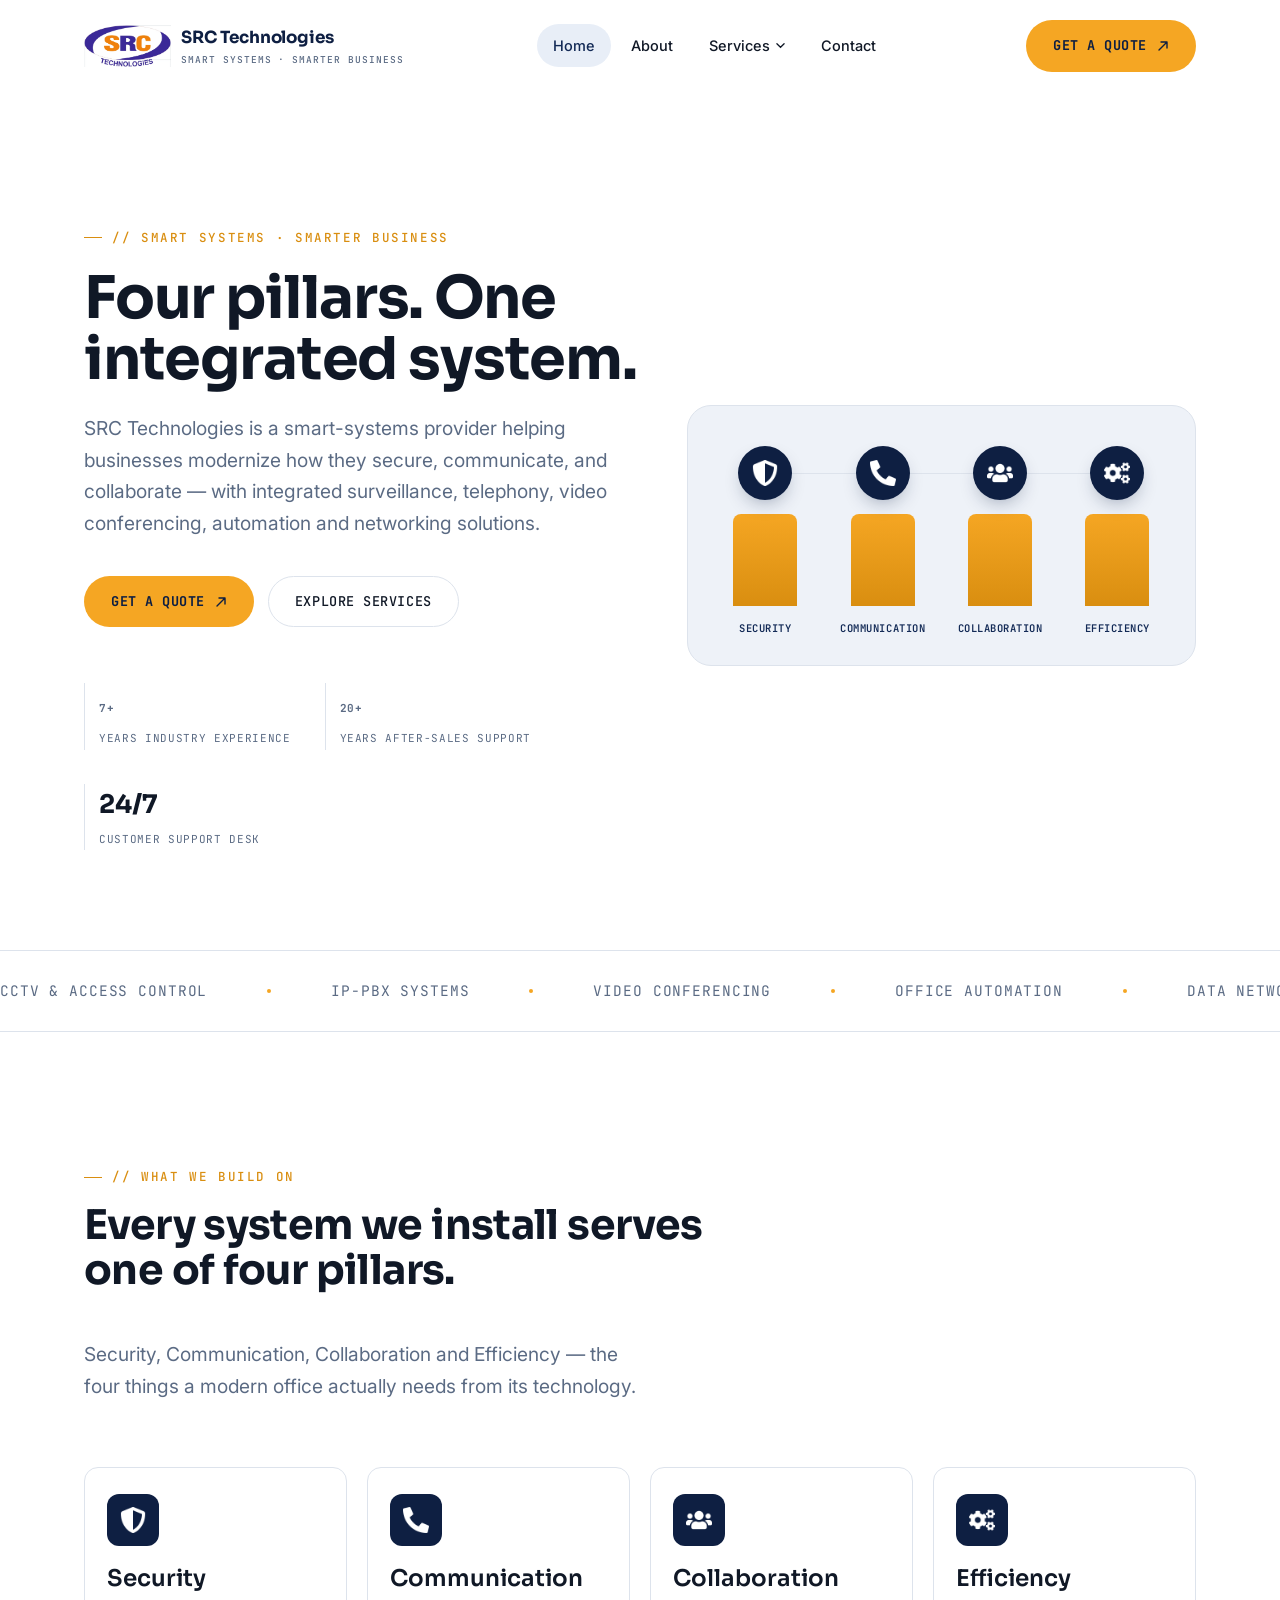
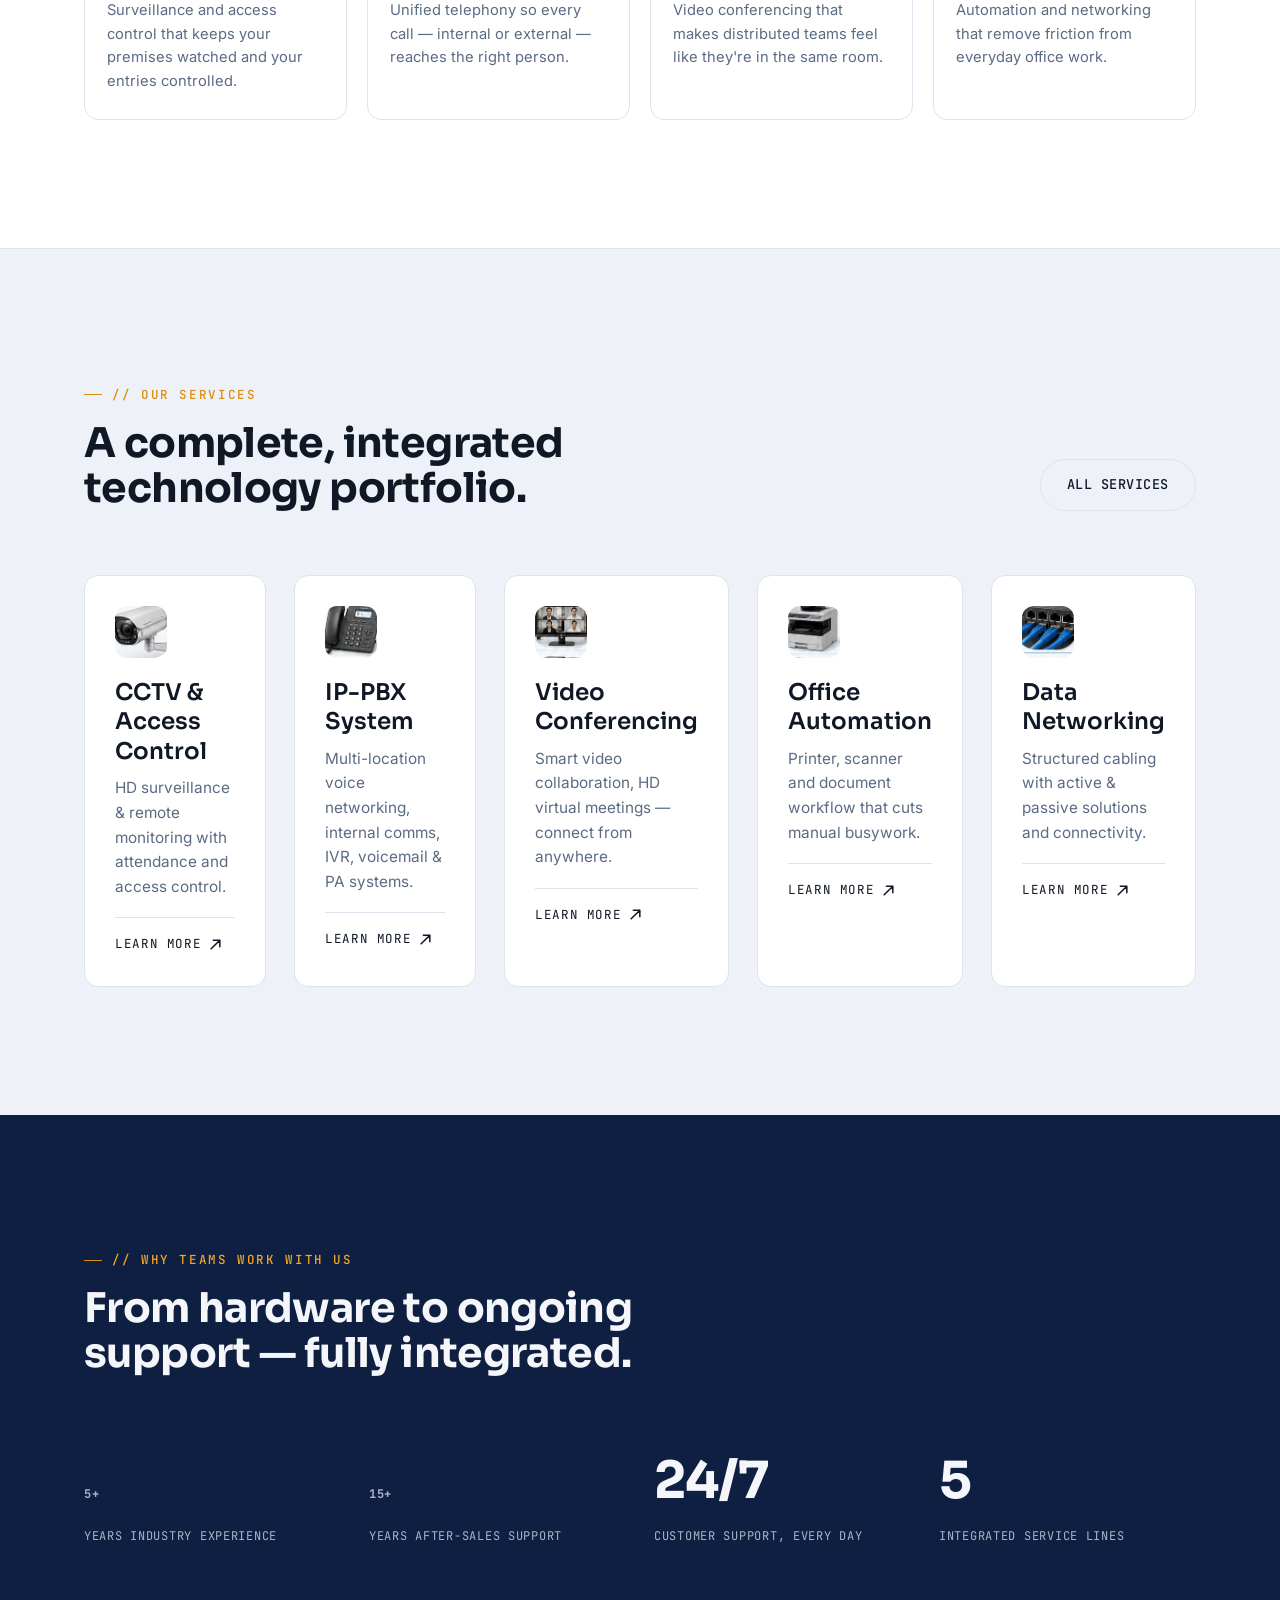
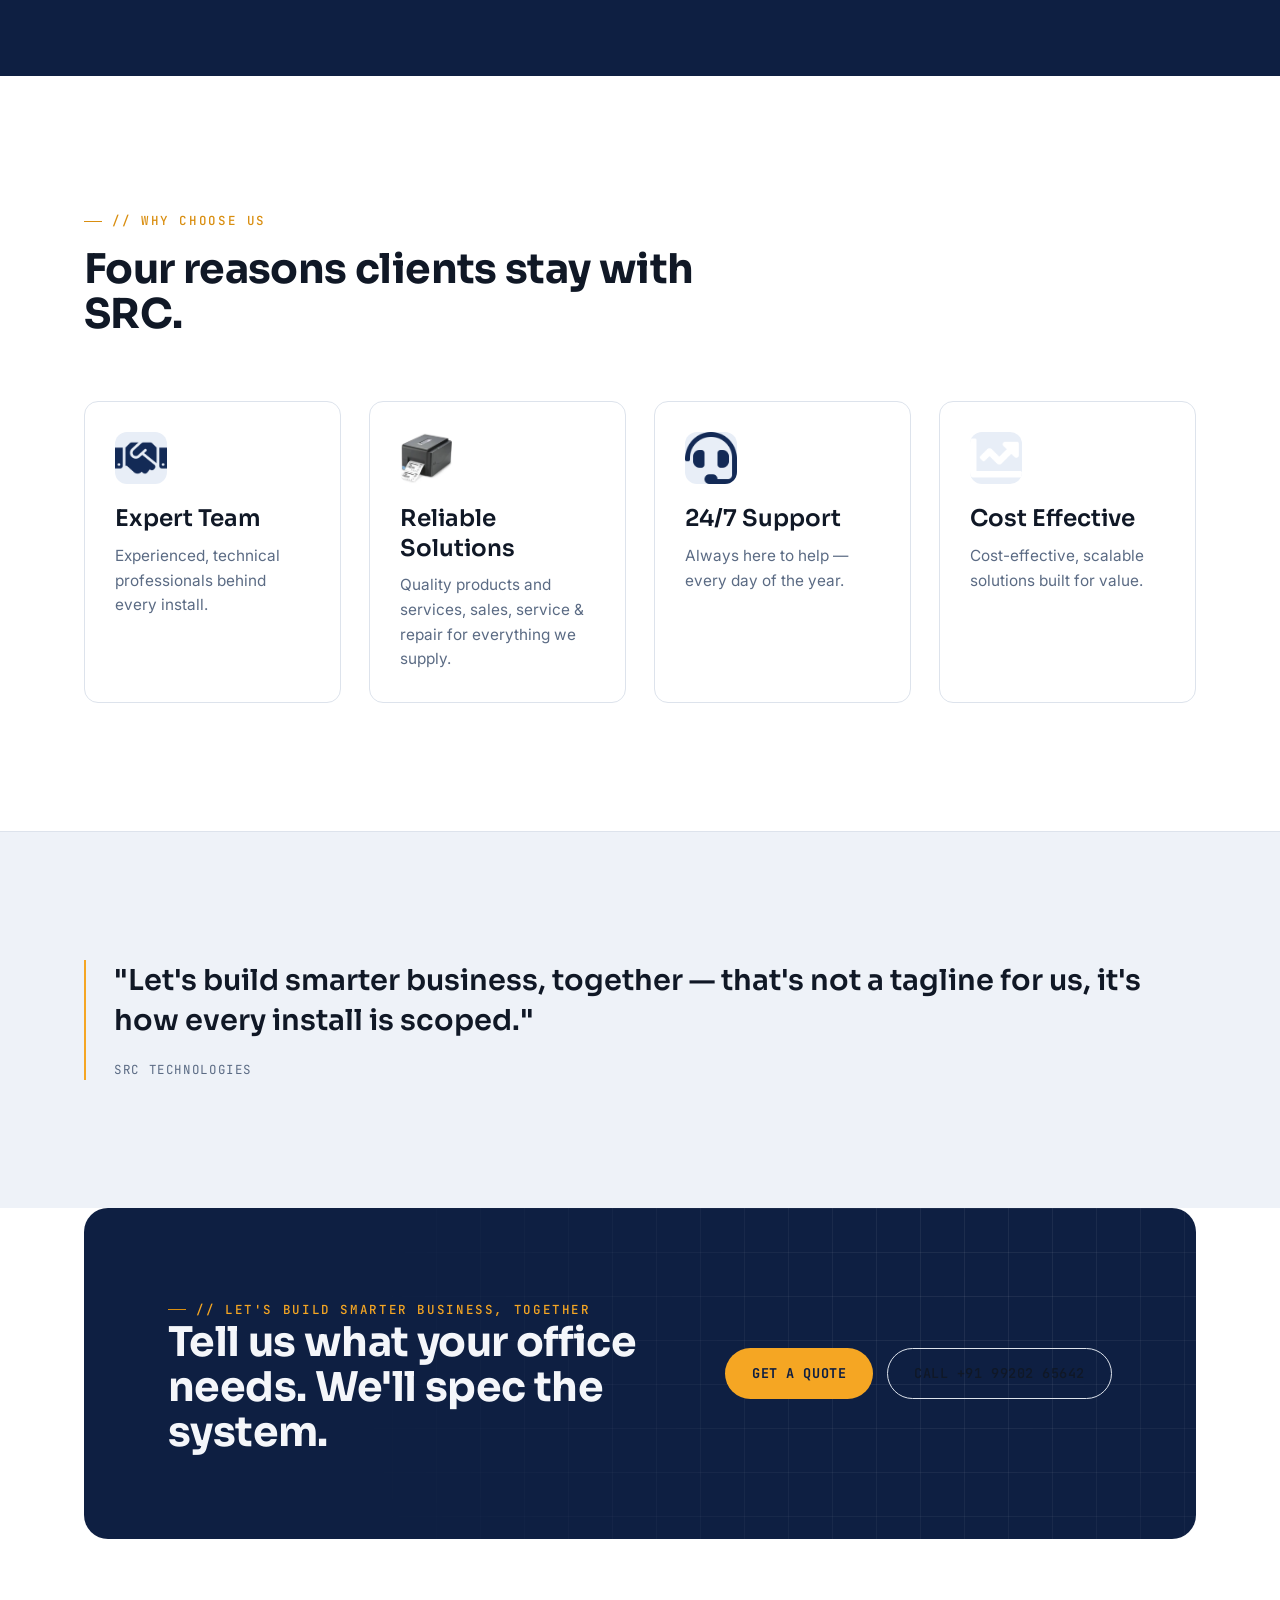
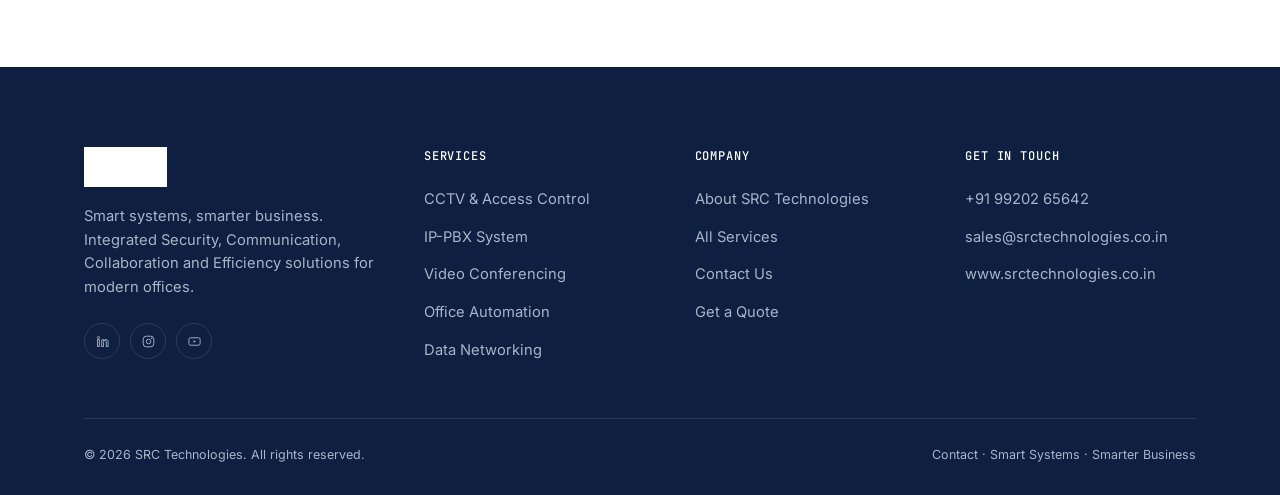
<file: index.html>
<!DOCTYPE html>
<html lang="en">
<head>
<meta charset="UTF-8">
<meta name="viewport" content="width=device-width, initial-scale=1.0">
<title>SRC Technologies — Smart Systems, Smarter Business</title>
<meta name="description" content="SRC Technologies designs and supports integrated Security, Communication, Collaboration and Efficiency systems for offices — CCTV, IP-PBX, video conferencing, office automation and networking, all under one roof.">
<link rel="icon" type="image/png" href="images/logo.png">
<link rel="preconnect" href="https://fonts.googleapis.com">
<link rel="preconnect" href="https://fonts.gstatic.com" crossorigin>
<link href="https://fonts.googleapis.com/css2?family=Sora:wght@500;600;700;800&family=Inter:wght@400;500;600&family=JetBrains+Mono:wght@400;500&display=swap" rel="stylesheet">
<link rel="stylesheet" href="css/style.css">
</head>
<body>

<!-- ========== HEADER ========== -->
<header class="site-header">
  <div class="container">
    <a href="index.html" class="brand">
      <img src="images/logo.png" alt="SRC Technologies logo">
      <span class="brand-text"><strong>SRC Technologies</strong><small>Smart Systems · Smarter Business</small></span>
    </a>

    <nav>
      <ul class="nav-desktop">
        <li><a href="index.html" class="nav-link is-active">Home</a></li>
        <li><a href="about.html" class="nav-link">About</a></li>
        <li class="has-dropdown">
          <a href="services.html" class="nav-link">Services
            <svg class="chev" viewBox="0 0 10 6" fill="none"><path d="M1 1l4 4 4-4" stroke="currentColor" stroke-width="1.4" stroke-linecap="round"/></svg>
          </a>
          <div class="dropdown">
            <a href="security-surveillance.html">CCTV &amp; Access Control <span>HD surveillance, remote monitoring</span></a>
            <a href="ip-pbx.html">IP-PBX System <span>Unified voice &amp; call handling</span></a>
            <a href="video-conferencing.html">Video Conferencing <span>Boardroom &amp; meeting room VC</span></a>
            <a href="office-automation.html">Office Automation <span>Print, scan &amp; document workflow</span></a>
            <a href="data-networking.html">Data Networking <span>Structured cabling &amp; connectivity</span></a>
          </div>
        </li>
        <li><a href="contact.html" class="nav-link">Contact</a></li>
      </ul>
    </nav>

    <div class="header-cta">
      <a href="contact.html" class="btn btn-primary">Get a Quote
        <svg class="btn-arrow" width="12" height="12" viewBox="0 0 12 12" fill="none"><path d="M2 10L10 2M10 2H4M10 2V8" stroke="currentColor" stroke-width="1.4" stroke-linecap="round" stroke-linejoin="round"/></svg>
      </a>
      <button class="nav-toggle" aria-label="Toggle menu" aria-expanded="false">
        <svg class="icon-menu" viewBox="0 0 24 24" fill="none"><path d="M3 6h18M3 12h18M3 18h18" stroke="var(--navy)" stroke-width="1.6" stroke-linecap="round"/></svg>
        <svg class="icon-close" viewBox="0 0 24 24" fill="none"><path d="M5 5l14 14M19 5L5 19" stroke="var(--navy)" stroke-width="1.6" stroke-linecap="round"/></svg>
      </button>
    </div>
  </div>
</header>

<!-- ========== MOBILE NAV ========== -->
<div class="mobile-nav">
  <div class="mobile-nav-list">
    <a href="index.html">Home</a>
    <a href="about.html">About</a>
    <a href="#" class="mobile-nav-toggle-sub">Services <span class="mobile-caret">＋</span></a>
    <div class="mobile-sub">
      <a href="security-surveillance.html">CCTV &amp; Access Control</a>
      <a href="ip-pbx.html">IP-PBX System</a>
      <a href="video-conferencing.html">Video Conferencing</a>
      <a href="office-automation.html">Office Automation</a>
      <a href="data-networking.html">Data Networking</a>
    </div>
    <a href="contact.html">Contact</a>
    <a href="contact.html" class="btn btn-primary btn-block">Get a Quote</a>
  </div>
</div>

<main>

  <!-- ========== HERO ========== -->
  <section class="hero">
    <div class="container hero-grid">
      <div>
        <span class="eyebrow">// Smart Systems · Smarter Business</span>
        <h1>Four pillars. One integrated system.</h1>
        <p class="lede">SRC Technologies is a smart-systems provider helping businesses modernize how they secure, communicate, and collaborate — with integrated surveillance, telephony, video conferencing, automation and networking solutions.</p>
        <div class="hero-actions">
          <a href="contact.html" class="btn btn-primary">Get a quote
            <svg class="btn-arrow" width="12" height="12" viewBox="0 0 12 12" fill="none"><path d="M2 10L10 2M10 2H4M10 2V8" stroke="currentColor" stroke-width="1.4" stroke-linecap="round" stroke-linejoin="round"/></svg>
          </a>
          <a href="services.html" class="btn btn-ghost">Explore services</a>
        </div>
        <div class="hero-meta">
          <div><strong><span data-count="7" data-suffix="+">0</span></strong><span>Years industry experience</span></div>
          <div><strong><span data-count="20" data-suffix="+">0</span></strong><span>Years after-sales support</span></div>
          <div><strong>24/7</strong><span>Customer support desk</span></div>
        </div>
      </div>

      <div class="pillars-diagram reveal" aria-hidden="true">
        <div class="pillars-row">
          <div class="pillar-col">
            <div class="pillar-medal"><img src="images/icons/pillar-security.png" alt=""></div>
            <div class="pillar-bar"></div>
            <span class="pillar-label">Security</span>
          </div>
          <div class="pillar-col">
            <div class="pillar-medal"><img src="images/icons/pillar-communication.png" alt=""></div>
            <div class="pillar-bar"></div>
            <span class="pillar-label">Communication</span>
          </div>
          <div class="pillar-col">
            <div class="pillar-medal"><img src="images/icons/pillar-collaboration.png" alt=""></div>
            <div class="pillar-bar"></div>
            <span class="pillar-label">Collaboration</span>
          </div>
          <div class="pillar-col">
            <div class="pillar-medal"><img src="images/icons/pillar-efficiency.png" alt=""></div>
            <div class="pillar-bar"></div>
            <span class="pillar-label">Efficiency</span>
          </div>
        </div>
      </div>
    </div>
  </section>

  <!-- ========== MARQUEE ========== -->
  <div class="marquee-wrap">
    <div class="marquee-track">
      <span>CCTV &amp; Access Control</span><span class="divider-dot"></span>
      <span>IP-PBX Systems</span><span class="divider-dot"></span>
      <span>Video Conferencing</span><span class="divider-dot"></span>
      <span>Office Automation</span><span class="divider-dot"></span>
      <span>Data Networking</span><span class="divider-dot"></span>
      <span>Structured Cabling</span><span class="divider-dot"></span>
      <span>Board Room Solutions</span><span class="divider-dot"></span>
      <span>CCTV &amp; Access Control</span><span class="divider-dot"></span>
      <span>IP-PBX Systems</span><span class="divider-dot"></span>
      <span>Video Conferencing</span><span class="divider-dot"></span>
      <span>Office Automation</span><span class="divider-dot"></span>
      <span>Data Networking</span><span class="divider-dot"></span>
      <span>Structured Cabling</span><span class="divider-dot"></span>
      <span>Board Room Solutions</span><span class="divider-dot"></span>
    </div>
  </div>

  <!-- ========== FOUR PILLARS ========== -->
  <section class="section">
    <div class="container">
      <div class="section-head reveal">
        <div>
          <span class="eyebrow">// What we build on</span>
          <h2>Every system we install serves one of four pillars.</h2>
        </div>
        <p class="lede">Security, Communication, Collaboration and Efficiency — the four things a modern office actually needs from its technology.</p>
      </div>
      <div class="pillars-strip reveal-stagger">
        <div class="pillar-chip reveal" style="--i:0">
          <div class="pillar-icon"><img src="images/icons/pillar-security.png" alt=""></div>
          <h3>Security</h3>
          <p>Surveillance and access control that keeps your premises watched and your entries controlled.</p>
        </div>
        <div class="pillar-chip reveal" style="--i:1">
          <div class="pillar-icon"><img src="images/icons/pillar-communication.png" alt=""></div>
          <h3>Communication</h3>
          <p>Unified telephony so every call — internal or external — reaches the right person.</p>
        </div>
        <div class="pillar-chip reveal" style="--i:2">
          <div class="pillar-icon"><img src="images/icons/pillar-collaboration.png" alt=""></div>
          <h3>Collaboration</h3>
          <p>Video conferencing that makes distributed teams feel like they're in the same room.</p>
        </div>
        <div class="pillar-chip reveal" style="--i:3">
          <div class="pillar-icon"><img src="images/icons/pillar-efficiency.png" alt=""></div>
          <h3>Efficiency</h3>
          <p>Automation and networking that remove friction from everyday office work.</p>
        </div>
      </div>
    </div>
  </section>

  <!-- ========== SERVICES OVERVIEW ========== -->
  <section class="section paper-2 section-rule">
    <div class="container">
      <div class="section-head reveal">
        <div>
          <span class="eyebrow">// Our services</span>
          <h2>A complete, integrated technology portfolio.</h2>
        </div>
        <a href="services.html" class="btn btn-ghost">All services</a>
      </div>
      <div class="grid grid-5 reveal-stagger">
        <article class="card reveal" style="--i:0">
          <div class="card-icon"><img src="images/services/cctv.png" alt="CCTV camera icon"></div>
          <h3>CCTV &amp; Access Control</h3>
          <p>HD surveillance &amp; remote monitoring with attendance and access control.</p>
          <a href="security-surveillance.html" class="card-link">Learn more
            <svg viewBox="0 0 12 12" fill="none"><path d="M2 10L10 2M10 2H4M10 2V8" stroke="currentColor" stroke-width="1.4" stroke-linecap="round" stroke-linejoin="round"/></svg>
          </a>
        </article>
        <article class="card reveal" style="--i:1">
          <div class="card-icon"><img src="images/services/epabx.png" alt="IP-PBX system icon"></div>
          <h3>IP-PBX System</h3>
          <p>Multi-location voice networking, internal comms, IVR, voicemail &amp; PA systems.</p>
          <a href="ip-pbx.html" class="card-link">Learn more
            <svg viewBox="0 0 12 12" fill="none"><path d="M2 10L10 2M10 2H4M10 2V8" stroke="currentColor" stroke-width="1.4" stroke-linecap="round" stroke-linejoin="round"/></svg>
          </a>
        </article>
        <article class="card reveal" style="--i:2">
          <div class="card-icon"><img src="images/services/video.png" alt="Video conferencing icon"></div>
          <h3>Video Conferencing</h3>
          <p>Smart video collaboration, HD virtual meetings — connect from anywhere.</p>
          <a href="video-conferencing.html" class="card-link">Learn more
            <svg viewBox="0 0 12 12" fill="none"><path d="M2 10L10 2M10 2H4M10 2V8" stroke="currentColor" stroke-width="1.4" stroke-linecap="round" stroke-linejoin="round"/></svg>
          </a>
        </article>
        <article class="card reveal" style="--i:3">
          <div class="card-icon"><img src="images/services/office.png" alt="Office automation icon"></div>
          <h3>Office Automation</h3>
          <p>Printer, scanner and document workflow that cuts manual busywork.</p>
          <a href="office-automation.html" class="card-link">Learn more
            <svg viewBox="0 0 12 12" fill="none"><path d="M2 10L10 2M10 2H4M10 2V8" stroke="currentColor" stroke-width="1.4" stroke-linecap="round" stroke-linejoin="round"/></svg>
          </a>
        </article>
        <article class="card reveal" style="--i:4">
          <div class="card-icon"><img src="images/services/network.png" alt="Data networking icon"></div>
          <h3>Data Networking</h3>
          <p>Structured cabling with active &amp; passive solutions and connectivity.</p>
          <a href="data-networking.html" class="card-link">Learn more
            <svg viewBox="0 0 12 12" fill="none"><path d="M2 10L10 2M10 2H4M10 2V8" stroke="currentColor" stroke-width="1.4" stroke-linecap="round" stroke-linejoin="round"/></svg>
          </a>
        </article>
      </div>
    </div>
  </section>

  <!-- ========== STATS (DARK) ========== -->
  <section class="section dark">
    <div class="container">
      <div class="section-head reveal">
        <div>
          <span class="eyebrow on-dark">// Why teams work with us</span>
          <h2>From hardware to ongoing support — fully integrated.</h2>
        </div>
      </div>
      <div class="grid grid-4 reveal-stagger">
        <div class="stat reveal" style="--i:0"><strong><span data-count="7" data-suffix="+">0</span></strong><span>Years industry experience</span></div>
        <div class="stat reveal" style="--i:1"><strong><span data-count="20" data-suffix="+">0</span></strong><span>Years after-sales support</span></div>
        <div class="stat reveal" style="--i:2"><strong>24/7</strong><span>Customer support, every day</span></div>
        <div class="stat reveal" style="--i:3"><strong>5</strong><span>Integrated service lines</span></div>
      </div>
    </div>
  </section>

  <!-- ========== WHY CHOOSE US ========== -->
  <section class="section">
    <div class="container">
      <div class="section-head reveal">
        <div>
          <span class="eyebrow">// Why choose us</span>
          <h2>Four reasons clients stay with SRC.</h2>
        </div>
      </div>
      <div class="grid grid-4 reveal-stagger">
        <div class="card reveal" style="--i:0">
          <div class="card-icon"><img src="images/icons/handshake.png" alt=""></div>
          <h3>Expert Team</h3>
          <p>Experienced, technical professionals behind every install.</p>
        </div>
        <div class="card reveal" style="--i:1">
          <div class="card-icon"><img src="images/icons/shield.png" alt=""></div>
          <h3>Reliable Solutions</h3>
          <p>Quality products and services, sales, service &amp; repair for everything we supply.</p>
        </div>
        <div class="card reveal" style="--i:2">
          <div class="card-icon"><img src="images/icons/headset.png" alt=""></div>
          <h3>24/7 Support</h3>
          <p>Always here to help — every day of the year.</p>
        </div>
        <div class="card reveal" style="--i:3">
          <div class="card-icon"><img src="images/icons/chart.png" alt=""></div>
          <h3>Cost Effective</h3>
          <p>Cost-effective, scalable solutions built for value.</p>
        </div>
      </div>
    </div>
  </section>

  <!-- ========== QUOTE ========== -->
  <section class="section paper-2 section-rule">
    <div class="container">
      <div class="quote-block reveal">
        <p>"Let's build smarter business, together — that's not a tagline for us, it's how every install is scoped."</p>
        <footer>SRC Technologies</footer>
      </div>
    </div>
  </section>

  <!-- ========== CTA BAND ========== -->
  <section class="section" style="padding-top:0">
    <div class="container">
      <div class="cta-band reveal">
        <div class="cta-grid-bg"></div>
        <div style="position:relative;z-index:1">
          <span class="eyebrow on-dark">// Let's build smarter business, together</span>
          <h2>Tell us what your office needs. We'll spec the system.</h2>
        </div>
        <div class="actions" style="position:relative;z-index:1">
          <a href="contact.html" class="btn btn-primary">Get a quote</a>
          <a href="tel:+919920265642" class="btn btn-ghost">Call +91 99202 65642</a>
        </div>
      </div>
    </div>
  </section>

</main>

<!-- ========== FOOTER ========== -->
<footer class="site-footer">
  <div class="container">
    <div class="footer-top">
      <div class="footer-brand">
        <a href="index.html" class="brand">
          <img src="images/logo.png" alt="SRC Technologies logo">
        </a>
        <p>Smart systems, smarter business. Integrated Security, Communication, Collaboration and Efficiency solutions for modern offices.</p>
        <div class="footer-social">
          <a href="#" aria-label="LinkedIn"><svg viewBox="0 0 24 24" fill="none" stroke="currentColor" stroke-width="1.5"><path d="M4 9h3v11H4zM5.5 4a1.7 1.7 0 110 3.4A1.7 1.7 0 015.5 4zM11 9h3v1.6c.6-1 1.7-1.8 3.3-1.8 3.1 0 3.7 1.9 3.7 4.5V20h-3v-6.2c0-1.5 0-3.4-2.1-3.4s-2.4 1.6-2.4 3.3V20h-3z"/></svg></a>
          <a href="#" aria-label="Instagram"><svg viewBox="0 0 24 24" fill="none" stroke="currentColor" stroke-width="1.5"><rect x="3.5" y="3.5" width="17" height="17" rx="5"/><circle cx="12" cy="12" r="3.6"/><circle cx="17" cy="7" r="0.6" fill="currentColor"/></svg></a>
          <a href="#" aria-label="YouTube"><svg viewBox="0 0 24 24" fill="none" stroke="currentColor" stroke-width="1.5"><rect x="3" y="6" width="18" height="12" rx="3"/><path d="M10.5 10l4 2-4 2z" fill="currentColor" stroke="none"/></svg></a>
        </div>
      </div>

      <div class="footer-col">
        <h4>Services</h4>
        <ul>
          <li><a href="security-surveillance.html">CCTV &amp; Access Control</a></li>
          <li><a href="ip-pbx.html">IP-PBX System</a></li>
          <li><a href="video-conferencing.html">Video Conferencing</a></li>
          <li><a href="office-automation.html">Office Automation</a></li>
          <li><a href="data-networking.html">Data Networking</a></li>
        </ul>
      </div>

      <div class="footer-col">
        <h4>Company</h4>
        <ul>
          <li><a href="about.html">About SRC Technologies</a></li>
          <li><a href="services.html">All Services</a></li>
          <li><a href="contact.html">Contact Us</a></li>
          <li><a href="contact.html">Get a Quote</a></li>
        </ul>
      </div>

      <div class="footer-col">
        <h4>Get in Touch</h4>
        <ul>
          <li><a href="tel:+919920265642">+91 99202 65642</a></li>
          <li><a href="mailto:sales@srctechnologies.co.in">sales@srctechnologies.co.in</a></li>
          <li><a href="https://www.srctechnologies.co.in">www.srctechnologies.co.in</a></li>
        </ul>
      </div>
    </div>

    <div class="footer-bottom">
      <span>© <span data-year>2026</span> SRC Technologies. All rights reserved.</span>
      <span><a href="contact.html">Contact</a> · Smart Systems · Smarter Business</span>
    </div>
  </div>
</footer>

<button class="to-top" aria-label="Back to top">
  <svg viewBox="0 0 24 24" fill="none"><path d="M12 19V5M5 12l7-7 7 7" stroke="currentColor" stroke-width="1.8" stroke-linecap="round" stroke-linejoin="round"/></svg>
</button>

<script src="js/main.js"></script>
</body>
</html>
</file>
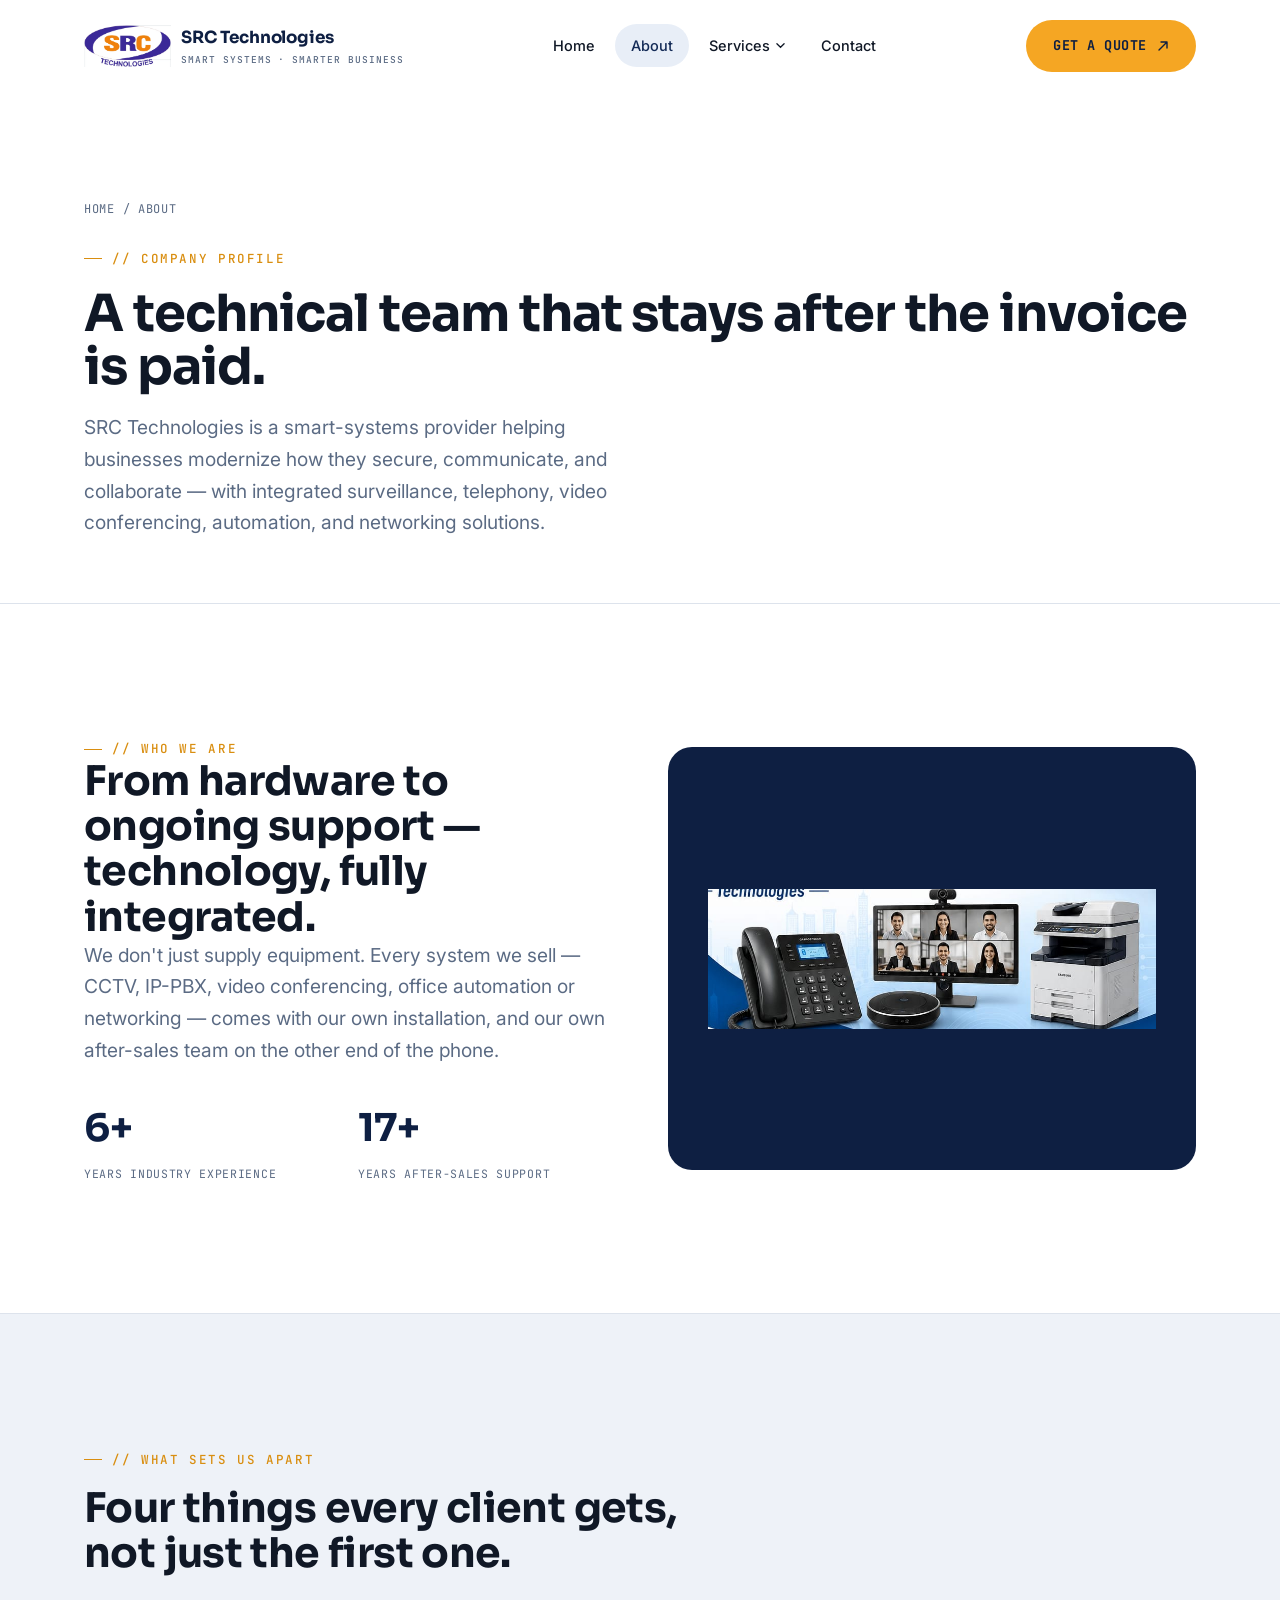
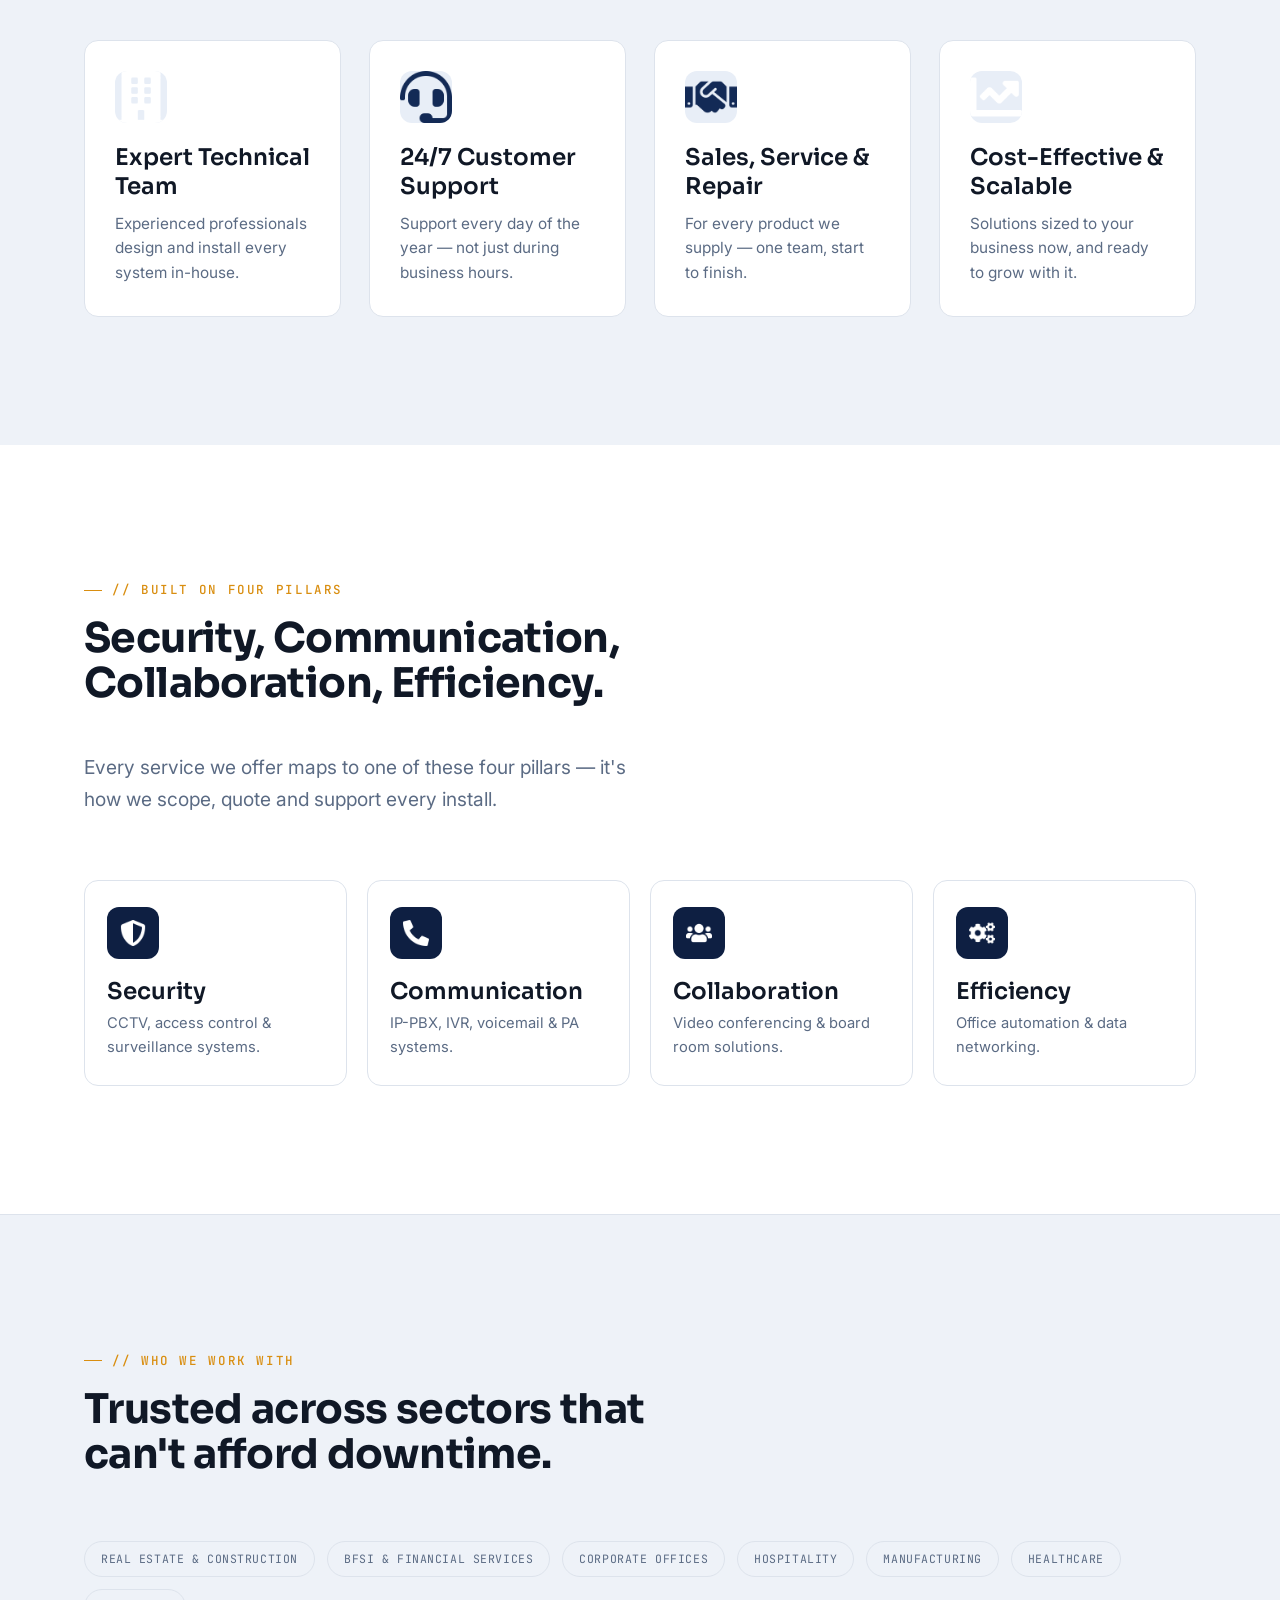
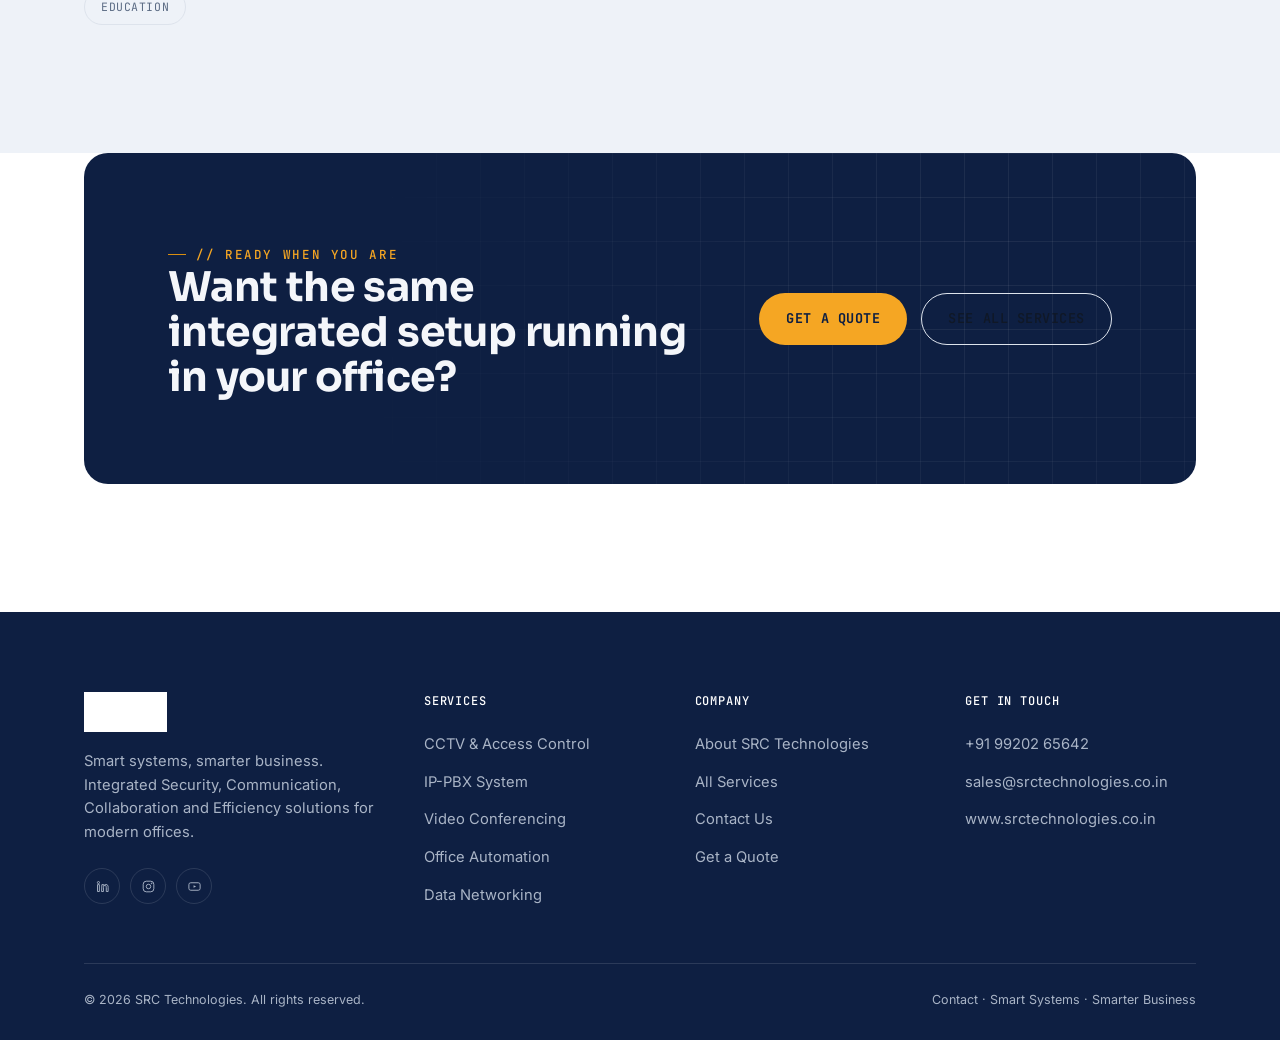
<file: about.html>
<!DOCTYPE html>
<html lang="en">
<head>
<meta charset="UTF-8">
<meta name="viewport" content="width=device-width, initial-scale=1.0">
<title>Company Profile — SRC Technologies</title>
<meta name="description" content="SRC Technologies is a smart-systems provider with 7+ years of industry experience and 20+ years of after-sales support, helping businesses secure, communicate and collaborate better.">
<link rel="icon" type="image/png" href="images/logo.png">
<link rel="preconnect" href="https://fonts.googleapis.com">
<link rel="preconnect" href="https://fonts.gstatic.com" crossorigin>
<link href="https://fonts.googleapis.com/css2?family=Sora:wght@500;600;700;800&family=Inter:wght@400;500;600&family=JetBrains+Mono:wght@400;500&display=swap" rel="stylesheet">
<link rel="stylesheet" href="css/style.css">
</head>
<body>

<!-- ========== HEADER ========== -->
<header class="site-header">
  <div class="container">
    <a href="index.html" class="brand">
      <img src="images/logo.png" alt="SRC Technologies logo">
      <span class="brand-text"><strong>SRC Technologies</strong><small>Smart Systems · Smarter Business</small></span>
    </a>

    <nav>
      <ul class="nav-desktop">
        <li><a href="index.html" class="nav-link">Home</a></li>
        <li><a href="about.html" class="nav-link is-active">About</a></li>
        <li class="has-dropdown">
          <a href="services.html" class="nav-link">Services
            <svg class="chev" viewBox="0 0 10 6" fill="none"><path d="M1 1l4 4 4-4" stroke="currentColor" stroke-width="1.4" stroke-linecap="round"/></svg>
          </a>
          <div class="dropdown">
            <a href="security-surveillance.html">CCTV &amp; Access Control <span>HD surveillance, remote monitoring</span></a>
            <a href="ip-pbx.html">IP-PBX System <span>Unified voice &amp; call handling</span></a>
            <a href="video-conferencing.html">Video Conferencing <span>Boardroom &amp; meeting room VC</span></a>
            <a href="office-automation.html">Office Automation <span>Print, scan &amp; document workflow</span></a>
            <a href="data-networking.html">Data Networking <span>Structured cabling &amp; connectivity</span></a>
          </div>
        </li>
        <li><a href="contact.html" class="nav-link">Contact</a></li>
      </ul>
    </nav>

    <div class="header-cta">
      <a href="contact.html" class="btn btn-primary">Get a Quote
        <svg class="btn-arrow" width="12" height="12" viewBox="0 0 12 12" fill="none"><path d="M2 10L10 2M10 2H4M10 2V8" stroke="currentColor" stroke-width="1.4" stroke-linecap="round" stroke-linejoin="round"/></svg>
      </a>
      <button class="nav-toggle" aria-label="Toggle menu" aria-expanded="false">
        <svg class="icon-menu" viewBox="0 0 24 24" fill="none"><path d="M3 6h18M3 12h18M3 18h18" stroke="var(--navy)" stroke-width="1.6" stroke-linecap="round"/></svg>
        <svg class="icon-close" viewBox="0 0 24 24" fill="none"><path d="M5 5l14 14M19 5L5 19" stroke="var(--navy)" stroke-width="1.6" stroke-linecap="round"/></svg>
      </button>
    </div>
  </div>
</header>

<!-- ========== MOBILE NAV ========== -->
<div class="mobile-nav">
  <div class="mobile-nav-list">
    <a href="index.html">Home</a>
    <a href="about.html">About</a>
    <a href="#" class="mobile-nav-toggle-sub">Services <span class="mobile-caret">＋</span></a>
    <div class="mobile-sub">
      <a href="security-surveillance.html">CCTV &amp; Access Control</a>
      <a href="ip-pbx.html">IP-PBX System</a>
      <a href="video-conferencing.html">Video Conferencing</a>
      <a href="office-automation.html">Office Automation</a>
      <a href="data-networking.html">Data Networking</a>
    </div>
    <a href="contact.html">Contact</a>
    <a href="contact.html" class="btn btn-primary btn-block">Get a Quote</a>
  </div>
</div>

<main>

  <section class="page-hero">
    <div class="container">
      <div class="crumbs"><a href="index.html">Home</a> / About</div>
      <span class="eyebrow">// Company Profile</span>
      <h1>A technical team that stays after the invoice is paid.</h1>
      <p class="lede">SRC Technologies is a smart-systems provider helping businesses modernize how they secure, communicate, and collaborate — with integrated surveillance, telephony, video conferencing, automation, and networking solutions.</p>
    </div>
  </section>

  <section class="section">
    <div class="container split">
      <div class="reveal">
        <span class="eyebrow">// Who we are</span>
        <h2>From hardware to ongoing support — technology, fully integrated.</h2>
        <p class="lede mt-0" style="margin-top:16px">We don't just supply equipment. Every system we sell — CCTV, IP-PBX, video conferencing, office automation or networking — comes with our own installation, and our own after-sales team on the other end of the phone.</p>
        <div class="grid grid-2" style="margin-top:32px; gap:20px">
          <div>
            <strong class="mono" style="font-family:var(--font-display); font-size:2.4rem; color:var(--navy); display:block"><span data-count="7" data-suffix="+">0</span></strong>
            <span class="mono muted" style="font-size:11.5px; text-transform:uppercase; letter-spacing:.06em">Years industry experience</span>
          </div>
          <div>
            <strong class="mono" style="font-family:var(--font-display); font-size:2.4rem; color:var(--navy); display:block"><span data-count="20" data-suffix="+">0</span></strong>
            <span class="mono muted" style="font-size:11.5px; text-transform:uppercase; letter-spacing:.06em">Years after-sales support</span>
          </div>
        </div>
      </div>
      <div class="split-media pad reveal">
        <img src="images/icons/hero-wide.png" alt="SRC Technologies integrated smart systems illustration">
      </div>
    </div>
  </section>

  <section class="section paper-2 section-rule">
    <div class="container">
      <div class="section-head reveal">
        <div>
          <span class="eyebrow">// What sets us apart</span>
          <h2>Four things every client gets, not just the first one.</h2>
        </div>
      </div>
      <div class="grid grid-4 reveal-stagger">
        <div class="card reveal" style="--i:0">
          <div class="card-icon"><img src="images/icons/building.png" alt=""></div>
          <h3>Expert Technical Team</h3>
          <p>Experienced professionals design and install every system in-house.</p>
        </div>
        <div class="card reveal" style="--i:1">
          <div class="card-icon"><img src="images/icons/headset.png" alt=""></div>
          <h3>24/7 Customer Support</h3>
          <p>Support every day of the year — not just during business hours.</p>
        </div>
        <div class="card reveal" style="--i:2">
          <div class="card-icon"><img src="images/icons/handshake.png" alt=""></div>
          <h3>Sales, Service &amp; Repair</h3>
          <p>For every product we supply — one team, start to finish.</p>
        </div>
        <div class="card reveal" style="--i:3">
          <div class="card-icon"><img src="images/icons/chart.png" alt=""></div>
          <h3>Cost-Effective &amp; Scalable</h3>
          <p>Solutions sized to your business now, and ready to grow with it.</p>
        </div>
      </div>
    </div>
  </section>

  <section class="section">
    <div class="container">
      <div class="section-head reveal">
        <div>
          <span class="eyebrow">// Built on four pillars</span>
          <h2>Security, Communication, Collaboration, Efficiency.</h2>
        </div>
        <p class="lede">Every service we offer maps to one of these four pillars — it's how we scope, quote and support every install.</p>
      </div>
      <div class="pillars-strip reveal-stagger">
        <div class="pillar-chip reveal" style="--i:0">
          <div class="pillar-icon"><img src="images/icons/pillar-security.png" alt=""></div>
          <h3>Security</h3>
          <p>CCTV, access control &amp; surveillance systems.</p>
        </div>
        <div class="pillar-chip reveal" style="--i:1">
          <div class="pillar-icon"><img src="images/icons/pillar-communication.png" alt=""></div>
          <h3>Communication</h3>
          <p>IP-PBX, IVR, voicemail &amp; PA systems.</p>
        </div>
        <div class="pillar-chip reveal" style="--i:2">
          <div class="pillar-icon"><img src="images/icons/pillar-collaboration.png" alt=""></div>
          <h3>Collaboration</h3>
          <p>Video conferencing &amp; board room solutions.</p>
        </div>
        <div class="pillar-chip reveal" style="--i:3">
          <div class="pillar-icon"><img src="images/icons/pillar-efficiency.png" alt=""></div>
          <h3>Efficiency</h3>
          <p>Office automation &amp; data networking.</p>
        </div>
      </div>
    </div>
  </section>

  <section class="section paper-2 section-rule">
    <div class="container">
      <div class="section-head reveal">
        <div>
          <span class="eyebrow">// Who we work with</span>
          <h2>Trusted across sectors that can't afford downtime.</h2>
        </div>
      </div>
      <div class="chip-row reveal">
        <span class="tag-pill">Real Estate &amp; Construction</span>
        <span class="tag-pill">BFSI &amp; Financial Services</span>
        <span class="tag-pill">Corporate Offices</span>
        <span class="tag-pill">Hospitality</span>
        <span class="tag-pill">Manufacturing</span>
        <span class="tag-pill">Healthcare</span>
        <span class="tag-pill">Education</span>
      </div>
    </div>
  </section>

  <section class="section" style="padding-top:0">
    <div class="container">
      <div class="cta-band reveal">
        <div class="cta-grid-bg"></div>
        <div style="position:relative;z-index:1">
          <span class="eyebrow on-dark">// Ready when you are</span>
          <h2>Want the same integrated setup running in your office?</h2>
        </div>
        <div class="actions" style="position:relative;z-index:1">
          <a href="contact.html" class="btn btn-primary">Get a quote</a>
          <a href="services.html" class="btn btn-ghost">See all services</a>
        </div>
      </div>
    </div>
  </section>

</main>

<!-- ========== FOOTER ========== -->
<footer class="site-footer">
  <div class="container">
    <div class="footer-top">
      <div class="footer-brand">
        <a href="index.html" class="brand">
          <img src="images/logo.png" alt="SRC Technologies logo">
        </a>
        <p>Smart systems, smarter business. Integrated Security, Communication, Collaboration and Efficiency solutions for modern offices.</p>
        <div class="footer-social">
          <a href="#" aria-label="LinkedIn"><svg viewBox="0 0 24 24" fill="none" stroke="currentColor" stroke-width="1.5"><path d="M4 9h3v11H4zM5.5 4a1.7 1.7 0 110 3.4A1.7 1.7 0 015.5 4zM11 9h3v1.6c.6-1 1.7-1.8 3.3-1.8 3.1 0 3.7 1.9 3.7 4.5V20h-3v-6.2c0-1.5 0-3.4-2.1-3.4s-2.4 1.6-2.4 3.3V20h-3z"/></svg></a>
          <a href="#" aria-label="Instagram"><svg viewBox="0 0 24 24" fill="none" stroke="currentColor" stroke-width="1.5"><rect x="3.5" y="3.5" width="17" height="17" rx="5"/><circle cx="12" cy="12" r="3.6"/><circle cx="17" cy="7" r="0.6" fill="currentColor"/></svg></a>
          <a href="#" aria-label="YouTube"><svg viewBox="0 0 24 24" fill="none" stroke="currentColor" stroke-width="1.5"><rect x="3" y="6" width="18" height="12" rx="3"/><path d="M10.5 10l4 2-4 2z" fill="currentColor" stroke="none"/></svg></a>
        </div>
      </div>

      <div class="footer-col">
        <h4>Services</h4>
        <ul>
          <li><a href="security-surveillance.html">CCTV &amp; Access Control</a></li>
          <li><a href="ip-pbx.html">IP-PBX System</a></li>
          <li><a href="video-conferencing.html">Video Conferencing</a></li>
          <li><a href="office-automation.html">Office Automation</a></li>
          <li><a href="data-networking.html">Data Networking</a></li>
        </ul>
      </div>

      <div class="footer-col">
        <h4>Company</h4>
        <ul>
          <li><a href="about.html">About SRC Technologies</a></li>
          <li><a href="services.html">All Services</a></li>
          <li><a href="contact.html">Contact Us</a></li>
          <li><a href="contact.html">Get a Quote</a></li>
        </ul>
      </div>

      <div class="footer-col">
        <h4>Get in Touch</h4>
        <ul>
          <li><a href="tel:+919920265642">+91 99202 65642</a></li>
          <li><a href="mailto:sales@srctechnologies.co.in">sales@srctechnologies.co.in</a></li>
          <li><a href="https://www.srctechnologies.co.in">www.srctechnologies.co.in</a></li>
        </ul>
      </div>
    </div>

    <div class="footer-bottom">
      <span>© <span data-year>2026</span> SRC Technologies. All rights reserved.</span>
      <span><a href="contact.html">Contact</a> · Smart Systems · Smarter Business</span>
    </div>
  </div>
</footer>

<button class="to-top" aria-label="Back to top">
  <svg viewBox="0 0 24 24" fill="none"><path d="M12 19V5M5 12l7-7 7 7" stroke="currentColor" stroke-width="1.8" stroke-linecap="round" stroke-linejoin="round"/></svg>
</button>

<script src="js/main.js"></script>
</body>
</html>
</file>
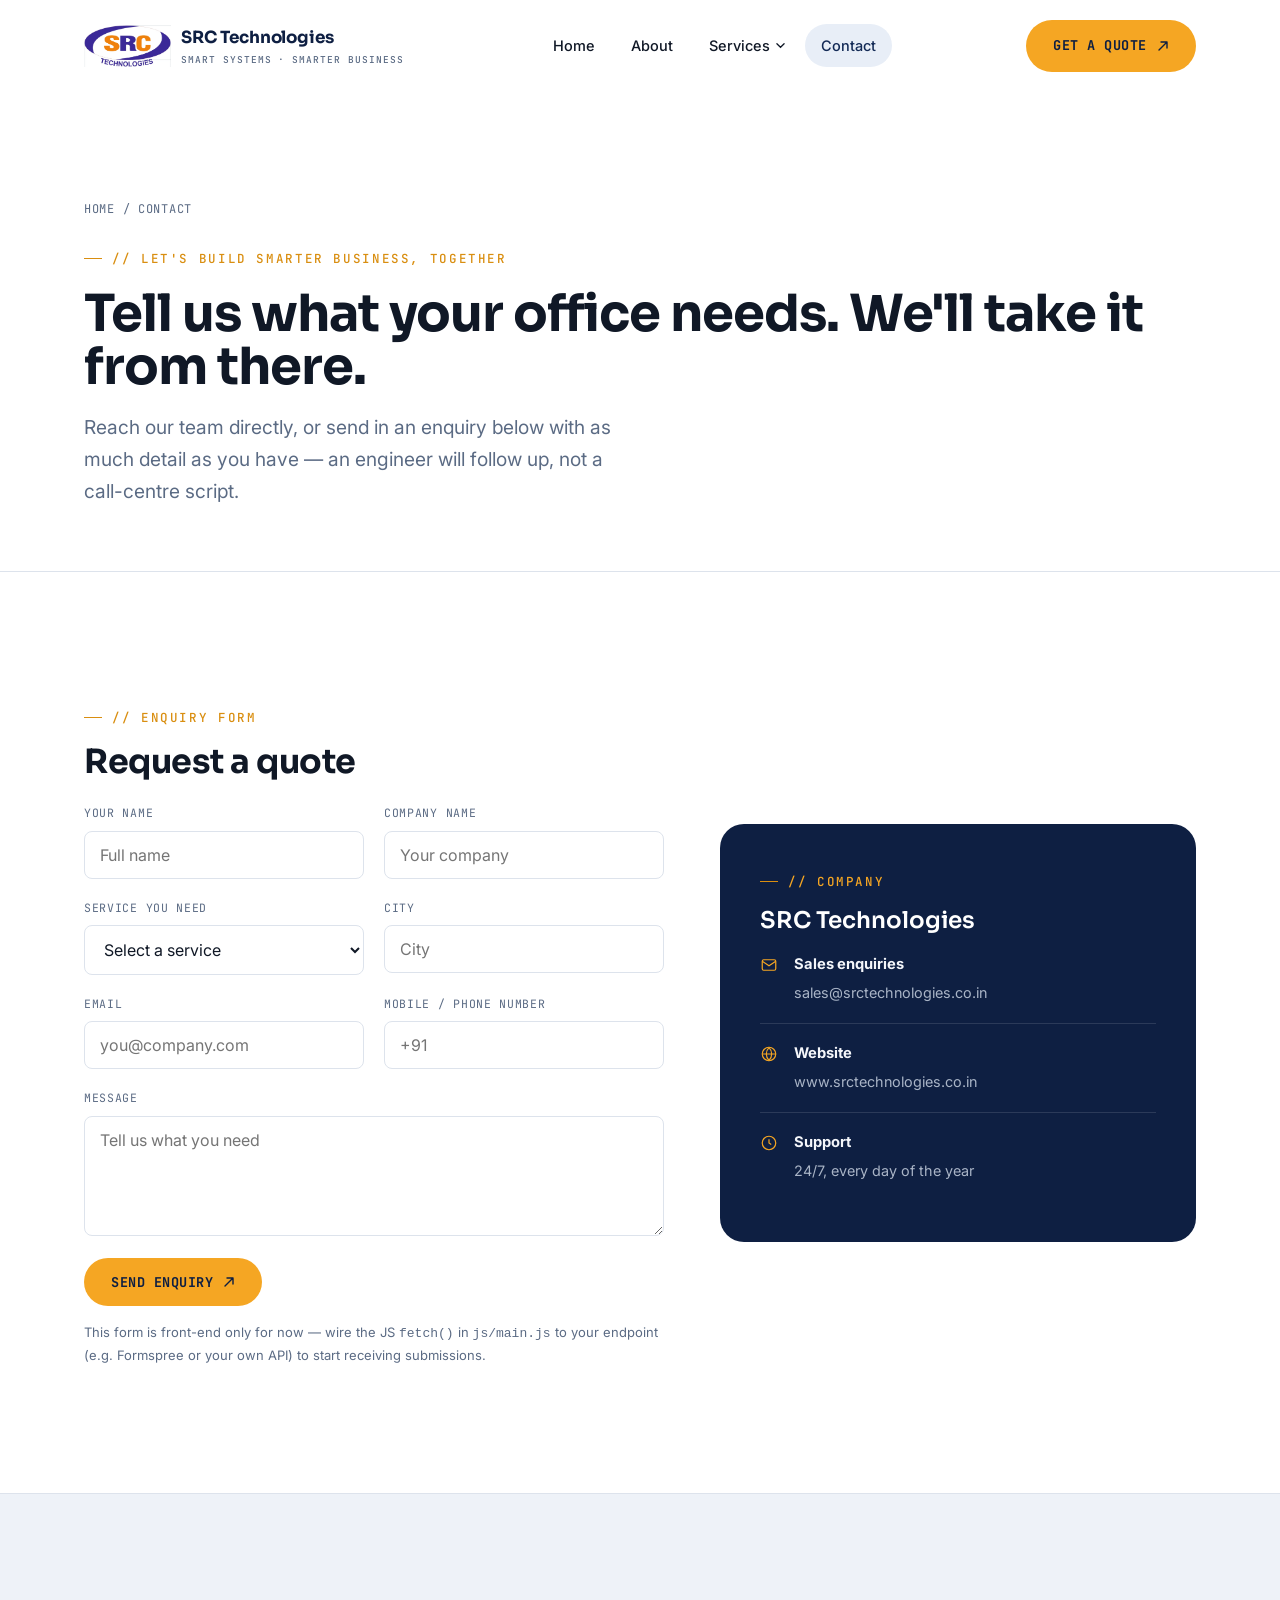
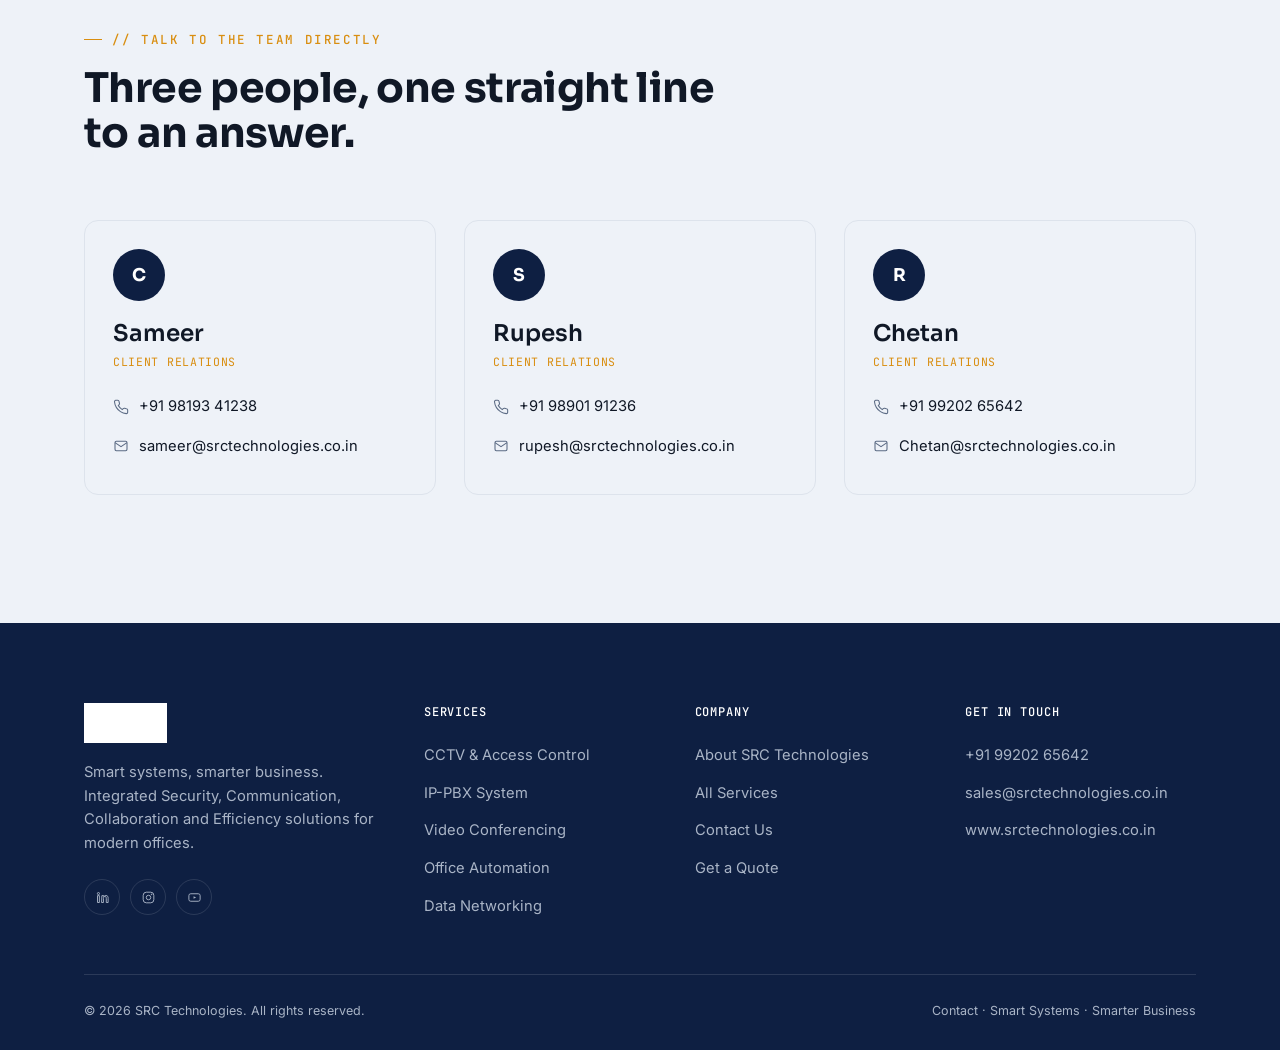
<file: contact.html>
<!DOCTYPE html>
<html lang="en">
<head>
<meta charset="UTF-8">
<meta name="viewport" content="width=device-width, initial-scale=1.0">
<title>Contact — SRC Technologies</title>
<meta name="description" content="Get a quote from SRC Technologies. Reach Chetan, Sameer or Rupesh directly, or send an enquiry — sales@srctechnologies.co.in.">
<link rel="icon" type="image/png" href="images/logo.png">
<link rel="preconnect" href="https://fonts.googleapis.com">
<link rel="preconnect" href="https://fonts.gstatic.com" crossorigin>
<link href="https://fonts.googleapis.com/css2?family=Sora:wght@500;600;700;800&family=Inter:wght@400;500;600&family=JetBrains+Mono:wght@400;500&display=swap" rel="stylesheet">
<link rel="stylesheet" href="css/style.css">
</head>
<body>

<!-- ========== HEADER ========== -->
<header class="site-header">
  <div class="container">
    <a href="index.html" class="brand">
      <img src="images/logo.png" alt="SRC Technologies logo">
      <span class="brand-text"><strong>SRC Technologies</strong><small>Smart Systems · Smarter Business</small></span>
    </a>

    <nav>
      <ul class="nav-desktop">
        <li><a href="index.html" class="nav-link">Home</a></li>
        <li><a href="about.html" class="nav-link">About</a></li>
        <li class="has-dropdown">
          <a href="services.html" class="nav-link">Services
            <svg class="chev" viewBox="0 0 10 6" fill="none"><path d="M1 1l4 4 4-4" stroke="currentColor" stroke-width="1.4" stroke-linecap="round"/></svg>
          </a>
          <div class="dropdown">
            <a href="security-surveillance.html">CCTV &amp; Access Control <span>HD surveillance, remote monitoring</span></a>
            <a href="ip-pbx.html">IP-PBX System <span>Unified voice &amp; call handling</span></a>
            <a href="video-conferencing.html">Video Conferencing <span>Boardroom &amp; meeting room VC</span></a>
            <a href="office-automation.html">Office Automation <span>Print, scan &amp; document workflow</span></a>
            <a href="data-networking.html">Data Networking <span>Structured cabling &amp; connectivity</span></a>
          </div>
        </li>
        <li><a href="contact.html" class="nav-link is-active">Contact</a></li>
      </ul>
    </nav>

    <div class="header-cta">
      <a href="contact.html" class="btn btn-primary">Get a Quote
        <svg class="btn-arrow" width="12" height="12" viewBox="0 0 12 12" fill="none"><path d="M2 10L10 2M10 2H4M10 2V8" stroke="currentColor" stroke-width="1.4" stroke-linecap="round" stroke-linejoin="round"/></svg>
      </a>
      <button class="nav-toggle" aria-label="Toggle menu" aria-expanded="false">
        <svg class="icon-menu" viewBox="0 0 24 24" fill="none"><path d="M3 6h18M3 12h18M3 18h18" stroke="var(--navy)" stroke-width="1.6" stroke-linecap="round"/></svg>
        <svg class="icon-close" viewBox="0 0 24 24" fill="none"><path d="M5 5l14 14M19 5L5 19" stroke="var(--navy)" stroke-width="1.6" stroke-linecap="round"/></svg>
      </button>
    </div>
  </div>
</header>

<!-- ========== MOBILE NAV ========== -->
<div class="mobile-nav">
  <div class="mobile-nav-list">
    <a href="index.html">Home</a>
    <a href="about.html">About</a>
    <a href="#" class="mobile-nav-toggle-sub">Services <span class="mobile-caret">＋</span></a>
    <div class="mobile-sub">
      <a href="security-surveillance.html">CCTV &amp; Access Control</a>
      <a href="ip-pbx.html">IP-PBX System</a>
      <a href="video-conferencing.html">Video Conferencing</a>
      <a href="office-automation.html">Office Automation</a>
      <a href="data-networking.html">Data Networking</a>
    </div>
    <a href="contact.html">Contact</a>
    <a href="contact.html" class="btn btn-primary btn-block">Get a Quote</a>
  </div>
</div>

<main>

  <section class="page-hero">
    <div class="container">
      <div class="crumbs"><a href="index.html">Home</a> / Contact</div>
      <span class="eyebrow">// Let's build smarter business, together</span>
      <h1>Tell us what your office needs. We'll take it from there.</h1>
      <p class="lede">Reach our team directly, or send in an enquiry below with as much detail as you have — an engineer will follow up, not a call-centre script.</p>
    </div>
  </section>

  <section class="section">
    <div class="container split">

      <div class="reveal">
        <div class="section-head" style="margin-bottom:24px">
          <div>
            <span class="eyebrow">// Enquiry form</span>
            <h2 style="font-size:clamp(1.6rem,2.6vw,2.1rem)">Request a quote</h2>
          </div>
        </div>

        <form data-demo-form>
          <div class="form-grid">
            <div class="field">
              <label for="name">Your name</label>
              <input type="text" id="name" name="name" required placeholder="Full name">
            </div>
            <div class="field">
              <label for="company">Company name</label>
              <input type="text" id="company" name="company" required placeholder="Your company">
            </div>
            <div class="field">
              <label for="service">Service you need</label>
              <select id="service" name="service" required>
                <option value="" disabled selected>Select a service</option>
                <option>CCTV &amp; Access Control</option>
                <option>IP-PBX System</option>
                <option>Video Conferencing</option>
                <option>Office Automation</option>
                <option>Data Networking</option>
                <option>Not sure yet</option>
              </select>
            </div>
            <div class="field">
              <label for="city">City</label>
              <input type="text" id="city" name="city" required placeholder="City">
            </div>
            <div class="field">
              <label for="email">Email</label>
              <input type="email" id="email" name="email" required placeholder="you@company.com">
            </div>
            <div class="field">
              <label for="phone">Mobile / phone number</label>
              <input type="tel" id="phone" name="phone" required placeholder="+91">
            </div>
            <div class="field full">
              <label for="message">Message</label>
              <textarea id="message" name="message" placeholder="Tell us what you need"></textarea>
            </div>
          </div>
          <button type="submit" class="btn btn-primary" style="margin-top:22px">Send enquiry
            <svg class="btn-arrow" width="12" height="12" viewBox="0 0 12 12" fill="none"><path d="M2 10L10 2M10 2H4M10 2V8" stroke="currentColor" stroke-width="1.4" stroke-linecap="round" stroke-linejoin="round"/></svg>
          </button>
          <p class="form-note">This form is front-end only for now — wire the JS <code>fetch()</code> in <code>js/main.js</code> to your endpoint (e.g. Formspree or your own API) to start receiving submissions.</p>
        </form>
        <div class="form-success">
          <svg viewBox="0 0 24 24" fill="none" stroke="currentColor" stroke-width="2"><circle cx="12" cy="12" r="9"/><path d="M8 12l3 3 5-6"/></svg>
          Thanks — this is a demo confirmation. Connect the form to your backend to send real enquiries.
        </div>
      </div>

      <div class="reveal">
        <div class="contact-panel">
          <span class="eyebrow on-dark">// Company</span>
          <h3 style="color:#fff; margin-top:14px">SRC Technologies</h3>
          <div class="row">
            <svg viewBox="0 0 24 24" fill="none" stroke-width="1.6"><rect x="3" y="5" width="18" height="14" rx="2"/><path d="M3 7l9 6 9-6"/></svg>
            <div><strong>Sales enquiries</strong><a href="mailto:sales@srctechnologies.co.in">sales@srctechnologies.co.in</a></div>
          </div>
          <div class="row">
            <svg viewBox="0 0 24 24" fill="none" stroke-width="1.6"><circle cx="12" cy="12" r="9"/><path d="M3.5 12h17M12 3.5c2.4 2.3 3.6 5.3 3.6 8.5s-1.2 6.2-3.6 8.5c-2.4-2.3-3.6-5.3-3.6-8.5S9.6 5.8 12 3.5z"/></svg>
            <div><strong>Website</strong><a href="https://www.srctechnologies.co.in">www.srctechnologies.co.in</a></div>
          </div>
          <div class="row">
            <svg viewBox="0 0 24 24" fill="none" stroke-width="1.6"><circle cx="12" cy="12" r="9"/><path d="M12 7v5l3 2"/></svg>
            <div><strong>Support</strong><span>24/7, every day of the year</span></div>
          </div>
        </div>
      </div>

    </div>
  </section>

  <section class="section paper-2 section-rule">
    <div class="container">
      <div class="section-head reveal">
        <div>
          <span class="eyebrow">// Talk to the team directly</span>
          <h2>Three people, one straight line to an answer.</h2>
        </div>
      </div>
      <div class="grid grid-3 reveal-stagger">
        <div class="team-card reveal" style="--i:0">
          <div class="team-avatar">C</div>
          <h3>Sameer</h3>
          <span class="role">Client Relations</span>
          <div class="row"><svg viewBox="0 0 24 24" fill="none" stroke-width="1.6"><path d="M22 16.9v3a2 2 0 01-2.2 2 19.8 19.8 0 01-8.6-3 19.5 19.5 0 01-6-6 19.8 19.8 0 01-3-8.7A2 2 0 014.1 2h3a2 2 0 012 1.7c.1.9.3 1.8.6 2.7a2 2 0 01-.5 2.1L7.9 9.9a16 16 0 006 6l1.4-1.4a2 2 0 012.1-.5c.9.3 1.8.5 2.7.6A2 2 0 0122 16.9z"/></svg><a href="tel:+919920265642">+91 98193 41238</a></div>
          <div class="row"><svg viewBox="0 0 24 24" fill="none" stroke-width="1.6"><rect x="3" y="5" width="18" height="14" rx="2"/><path d="M3 7l9 6 9-6"/></svg><a href="mailto:chetan@srctechnologies.co.in">sameer@srctechnologies.co.in</a></div>
        </div>
        <div class="team-card reveal" style="--i:1">
          <div class="team-avatar">S</div>
          <h3>Rupesh</h3>
          <span class="role">Client Relations</span>
          <div class="row"><svg viewBox="0 0 24 24" fill="none" stroke-width="1.6"><path d="M22 16.9v3a2 2 0 01-2.2 2 19.8 19.8 0 01-8.6-3 19.5 19.5 0 01-6-6 19.8 19.8 0 01-3-8.7A2 2 0 014.1 2h3a2 2 0 012 1.7c.1.9.3 1.8.6 2.7a2 2 0 01-.5 2.1L7.9 9.9a16 16 0 006 6l1.4-1.4a2 2 0 012.1-.5c.9.3 1.8.5 2.7.6A2 2 0 0122 16.9z"/></svg><a href="tel:+919819341238">+91 98901 91236</a></div>
          <div class="row"><svg viewBox="0 0 24 24" fill="none" stroke-width="1.6"><rect x="3" y="5" width="18" height="14" rx="2"/><path d="M3 7l9 6 9-6"/></svg><a href="mailto:sameer@srctechnologies.co.in">rupesh@srctechnologies.co.in</a></div>
        </div>
        <div class="team-card reveal" style="--i:2">
          <div class="team-avatar">R</div>
          <h3>Chetan</h3>
          <span class="role">Client Relations</span>
          <div class="row"><svg viewBox="0 0 24 24" fill="none" stroke-width="1.6"><path d="M22 16.9v3a2 2 0 01-2.2 2 19.8 19.8 0 01-8.6-3 19.5 19.5 0 01-6-6 19.8 19.8 0 01-3-8.7A2 2 0 014.1 2h3a2 2 0 012 1.7c.1.9.3 1.8.6 2.7a2 2 0 01-.5 2.1L7.9 9.9a16 16 0 006 6l1.4-1.4a2 2 0 012.1-.5c.9.3 1.8.5 2.7.6A2 2 0 0122 16.9z"/></svg><a href="tel:+919890191236">+91 99202 65642</a></div>
          <div class="row"><svg viewBox="0 0 24 24" fill="none" stroke-width="1.6"><rect x="3" y="5" width="18" height="14" rx="2"/><path d="M3 7l9 6 9-6"/></svg><a href="mailto:rupesh@srctechnologies.co.in">Chetan@srctechnologies.co.in</a></div>
        </div>
      </div>
    </div>
  </section>

</main>

<!-- ========== FOOTER ========== -->
<footer class="site-footer">
  <div class="container">
    <div class="footer-top">
      <div class="footer-brand">
        <a href="index.html" class="brand">
          <img src="images/logo.png" alt="SRC Technologies logo">
        </a>
        <p>Smart systems, smarter business. Integrated Security, Communication, Collaboration and Efficiency solutions for modern offices.</p>
        <div class="footer-social">
          <a href="#" aria-label="LinkedIn"><svg viewBox="0 0 24 24" fill="none" stroke="currentColor" stroke-width="1.5"><path d="M4 9h3v11H4zM5.5 4a1.7 1.7 0 110 3.4A1.7 1.7 0 015.5 4zM11 9h3v1.6c.6-1 1.7-1.8 3.3-1.8 3.1 0 3.7 1.9 3.7 4.5V20h-3v-6.2c0-1.5 0-3.4-2.1-3.4s-2.4 1.6-2.4 3.3V20h-3z"/></svg></a>
          <a href="#" aria-label="Instagram"><svg viewBox="0 0 24 24" fill="none" stroke="currentColor" stroke-width="1.5"><rect x="3.5" y="3.5" width="17" height="17" rx="5"/><circle cx="12" cy="12" r="3.6"/><circle cx="17" cy="7" r="0.6" fill="currentColor"/></svg></a>
          <a href="#" aria-label="YouTube"><svg viewBox="0 0 24 24" fill="none" stroke="currentColor" stroke-width="1.5"><rect x="3" y="6" width="18" height="12" rx="3"/><path d="M10.5 10l4 2-4 2z" fill="currentColor" stroke="none"/></svg></a>
        </div>
      </div>

      <div class="footer-col">
        <h4>Services</h4>
        <ul>
          <li><a href="security-surveillance.html">CCTV &amp; Access Control</a></li>
          <li><a href="ip-pbx.html">IP-PBX System</a></li>
          <li><a href="video-conferencing.html">Video Conferencing</a></li>
          <li><a href="office-automation.html">Office Automation</a></li>
          <li><a href="data-networking.html">Data Networking</a></li>
        </ul>
      </div>

      <div class="footer-col">
        <h4>Company</h4>
        <ul>
          <li><a href="about.html">About SRC Technologies</a></li>
          <li><a href="services.html">All Services</a></li>
          <li><a href="contact.html">Contact Us</a></li>
          <li><a href="contact.html">Get a Quote</a></li>
        </ul>
      </div>

      <div class="footer-col">
        <h4>Get in Touch</h4>
        <ul>
          <li><a href="tel:+919920265642">+91 99202 65642</a></li>
          <li><a href="mailto:sales@srctechnologies.co.in">sales@srctechnologies.co.in</a></li>
          <li><a href="https://www.srctechnologies.co.in">www.srctechnologies.co.in</a></li>
        </ul>
      </div>
    </div>

    <div class="footer-bottom">
      <span>© <span data-year>2026</span> SRC Technologies. All rights reserved.</span>
      <span><a href="contact.html">Contact</a> · Smart Systems · Smarter Business</span>
    </div>
  </div>
</footer>

<button class="to-top" aria-label="Back to top">
  <svg viewBox="0 0 24 24" fill="none"><path d="M12 19V5M5 12l7-7 7 7" stroke="currentColor" stroke-width="1.8" stroke-linecap="round" stroke-linejoin="round"/></svg>
</button>

<script src="js/main.js"></script>
</body>
</html>
</file>
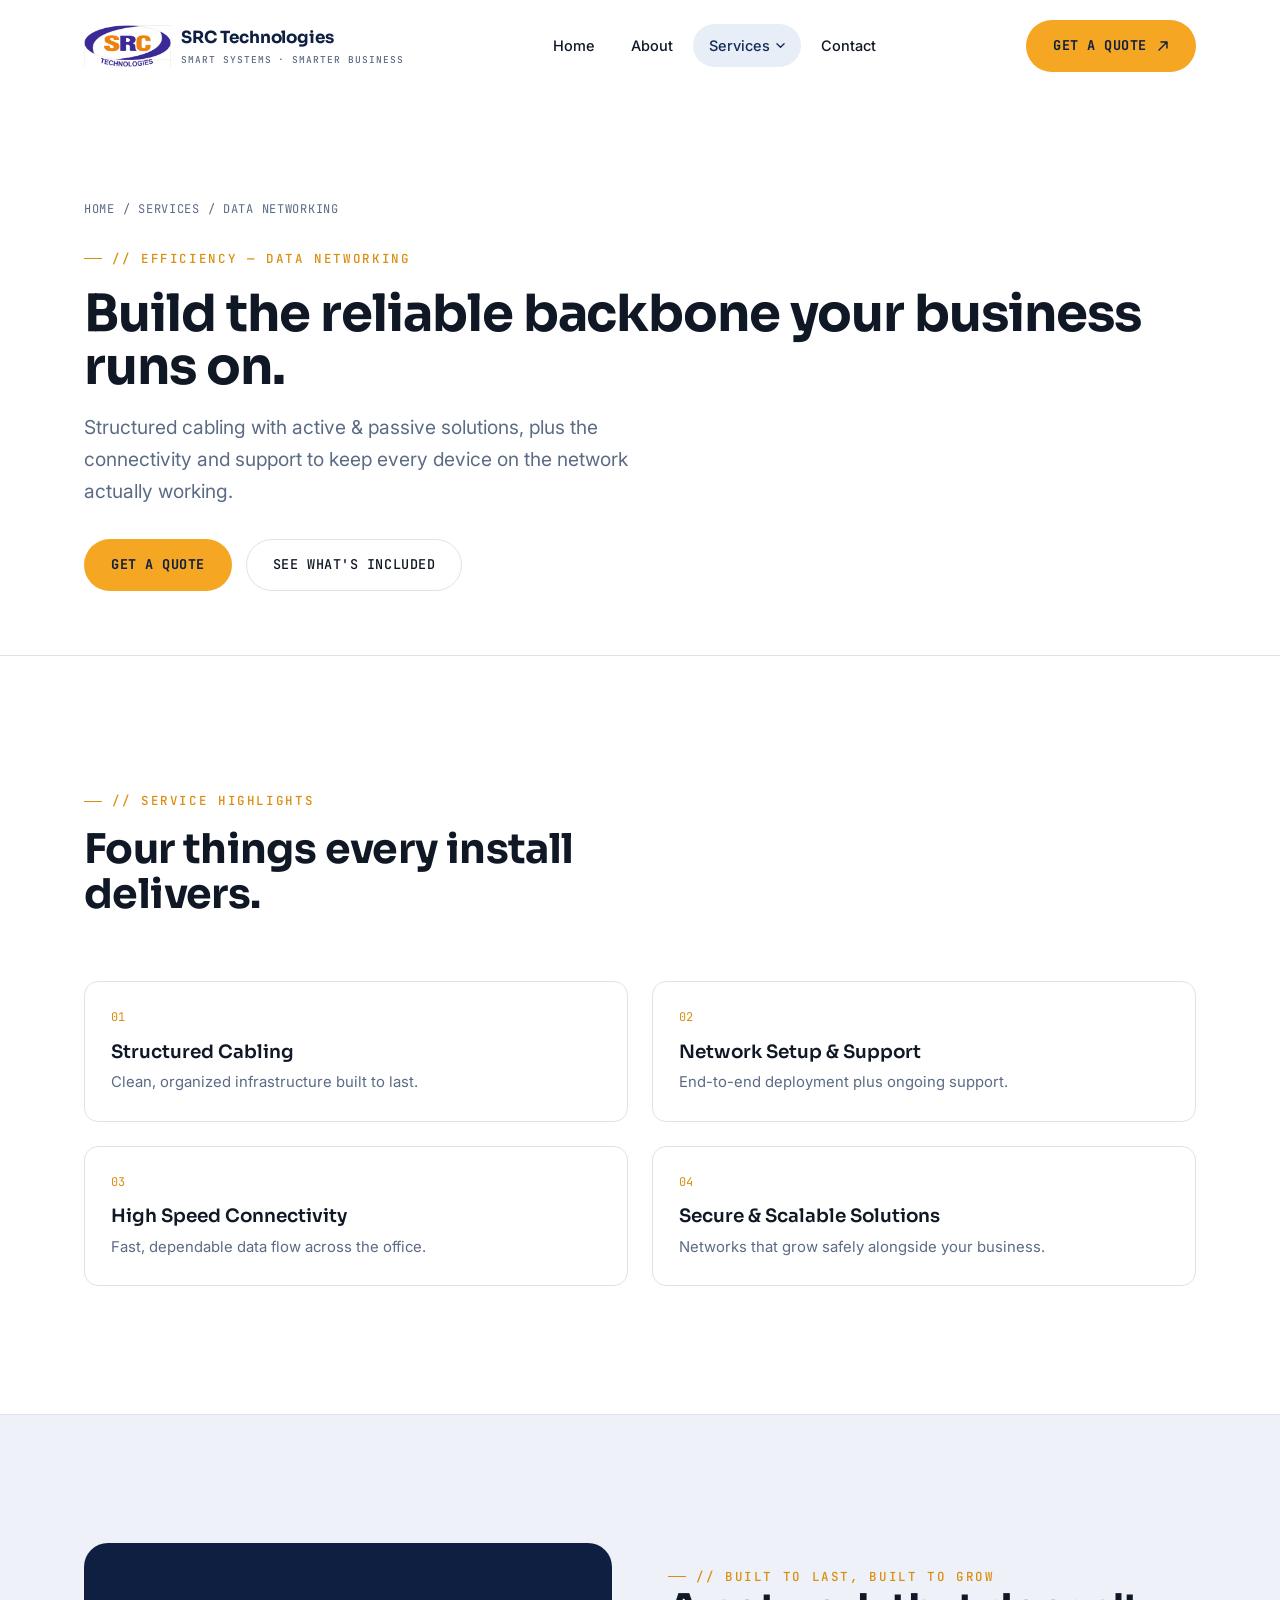
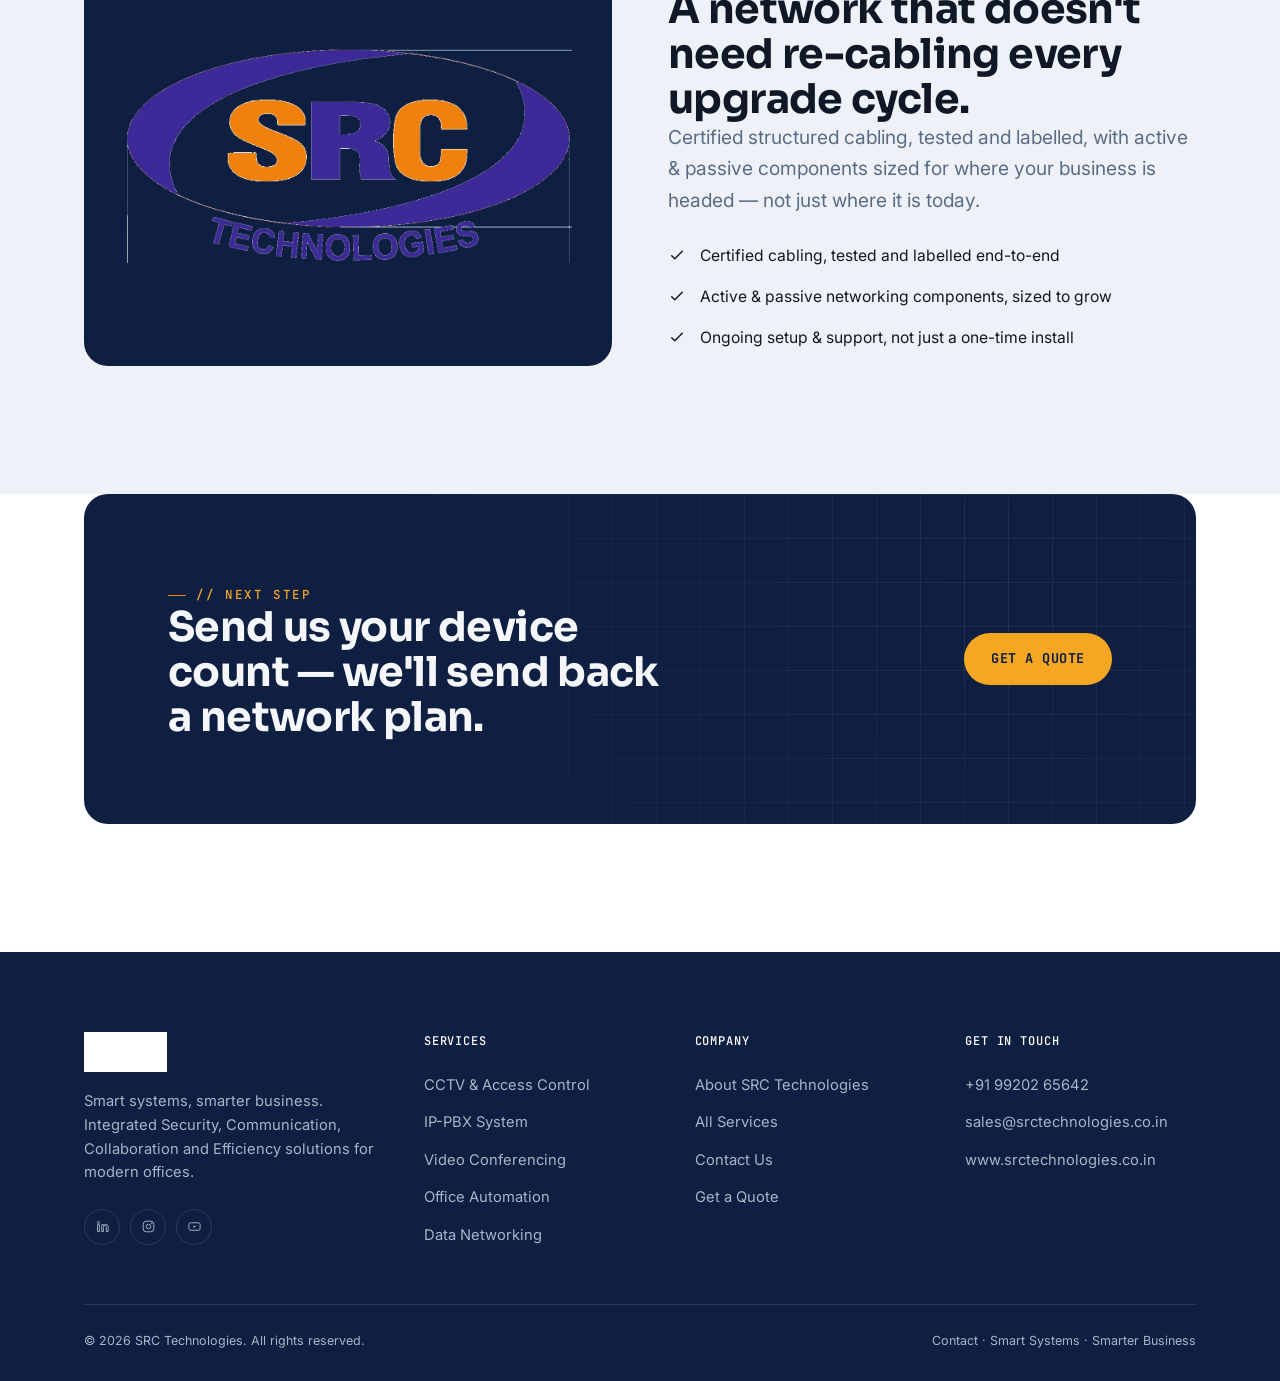
<file: data-networking.html>
<!DOCTYPE html>
<html lang="en">
<head>
<meta charset="UTF-8">
<meta name="viewport" content="width=device-width, initial-scale=1.0">
<title>Data Networking — SRC Technologies</title>
<meta name="description" content="Structured cabling, network setup & support, and high-speed, secure connectivity — data networking solutions from SRC Technologies.">
<link rel="icon" type="image/png" href="images/logo.png">
<link rel="preconnect" href="https://fonts.googleapis.com">
<link rel="preconnect" href="https://fonts.gstatic.com" crossorigin>
<link href="https://fonts.googleapis.com/css2?family=Sora:wght@500;600;700;800&family=Inter:wght@400;500;600&family=JetBrains+Mono:wght@400;500&display=swap" rel="stylesheet">
<link rel="stylesheet" href="css/style.css">
</head>
<body>

<!-- ========== HEADER ========== -->
<header class="site-header">
  <div class="container">
    <a href="index.html" class="brand">
      <img src="images/logo.png" alt="SRC Technologies logo">
      <span class="brand-text"><strong>SRC Technologies</strong><small>Smart Systems · Smarter Business</small></span>
    </a>

    <nav>
      <ul class="nav-desktop">
        <li><a href="index.html" class="nav-link">Home</a></li>
        <li><a href="about.html" class="nav-link">About</a></li>
        <li class="has-dropdown">
          <a href="services.html" class="nav-link is-active">Services
            <svg class="chev" viewBox="0 0 10 6" fill="none"><path d="M1 1l4 4 4-4" stroke="currentColor" stroke-width="1.4" stroke-linecap="round"/></svg>
          </a>
          <div class="dropdown">
            <a href="security-surveillance.html">CCTV &amp; Access Control <span>HD surveillance, remote monitoring</span></a>
            <a href="ip-pbx.html">IP-PBX System <span>Unified voice &amp; call handling</span></a>
            <a href="video-conferencing.html">Video Conferencing <span>Boardroom &amp; meeting room VC</span></a>
            <a href="office-automation.html">Office Automation <span>Print, scan &amp; document workflow</span></a>
            <a href="data-networking.html">Data Networking <span>Structured cabling &amp; connectivity</span></a>
          </div>
        </li>
        <li><a href="contact.html" class="nav-link">Contact</a></li>
      </ul>
    </nav>

    <div class="header-cta">
      <a href="contact.html" class="btn btn-primary">Get a Quote
        <svg class="btn-arrow" width="12" height="12" viewBox="0 0 12 12" fill="none"><path d="M2 10L10 2M10 2H4M10 2V8" stroke="currentColor" stroke-width="1.4" stroke-linecap="round" stroke-linejoin="round"/></svg>
      </a>
      <button class="nav-toggle" aria-label="Toggle menu" aria-expanded="false">
        <svg class="icon-menu" viewBox="0 0 24 24" fill="none"><path d="M3 6h18M3 12h18M3 18h18" stroke="var(--navy)" stroke-width="1.6" stroke-linecap="round"/></svg>
        <svg class="icon-close" viewBox="0 0 24 24" fill="none"><path d="M5 5l14 14M19 5L5 19" stroke="var(--navy)" stroke-width="1.6" stroke-linecap="round"/></svg>
      </button>
    </div>
  </div>
</header>

<!-- ========== MOBILE NAV ========== -->
<div class="mobile-nav">
  <div class="mobile-nav-list">
    <a href="index.html">Home</a>
    <a href="about.html">About</a>
    <a href="#" class="mobile-nav-toggle-sub">Services <span class="mobile-caret">＋</span></a>
    <div class="mobile-sub">
      <a href="security-surveillance.html">CCTV &amp; Access Control</a>
      <a href="ip-pbx.html">IP-PBX System</a>
      <a href="video-conferencing.html">Video Conferencing</a>
      <a href="office-automation.html">Office Automation</a>
      <a href="data-networking.html">Data Networking</a>
    </div>
    <a href="contact.html">Contact</a>
    <a href="contact.html" class="btn btn-primary btn-block">Get a Quote</a>
  </div>
</div>

<main>

  <section class="page-hero">
    <div class="container">
      <div class="crumbs"><a href="index.html">Home</a> / <a href="services.html">Services</a> / Data Networking</div>
      <span class="eyebrow">// Efficiency — Data Networking</span>
      <h1>Build the reliable backbone your business runs on.</h1>
      <p class="lede">Structured cabling with active &amp; passive solutions, plus the connectivity and support to keep every device on the network actually working.</p>
      <div class="hero-actions" style="margin-top:32px">
        <a href="contact.html" class="btn btn-primary">Get a quote</a>
        <a href="#highlights" class="btn btn-ghost">See what's included</a>
      </div>
    </div>
  </section>

  <section class="section" id="highlights">
    <div class="container">
      <div class="section-head reveal">
        <div>
          <span class="eyebrow">// Service highlights</span>
          <h2>Four things every install delivers.</h2>
        </div>
      </div>
      <div class="highlight-grid reveal">
        <div class="highlight-item"><span class="highlight-num mono">01</span><h3>Structured Cabling</h3><p>Clean, organized infrastructure built to last.</p></div>
        <div class="highlight-item"><span class="highlight-num mono">02</span><h3>Network Setup &amp; Support</h3><p>End-to-end deployment plus ongoing support.</p></div>
        <div class="highlight-item"><span class="highlight-num mono">03</span><h3>High Speed Connectivity</h3><p>Fast, dependable data flow across the office.</p></div>
        <div class="highlight-item"><span class="highlight-num mono">04</span><h3>Secure &amp; Scalable Solutions</h3><p>Networks that grow safely alongside your business.</p></div>
      </div>
    </div>
  </section>

  <section class="section paper-2 section-rule">
    <div class="container split">
      <div class="split-media pad reveal">
        <img src="images/icons/hero-banner.png" alt="SRC Technologies smart systems illustration">
      </div>
      <div class="reveal">
        <span class="eyebrow">// Built to last, built to grow</span>
        <h2>A network that doesn't need re-cabling every upgrade cycle.</h2>
        <p class="lede mt-0" style="margin-top:16px">Certified structured cabling, tested and labelled, with active &amp; passive components sized for where your business is headed — not just where it is today.</p>
        <ul class="feature-list">
          <li><svg viewBox="0 0 24 24" fill="none"><path d="M5 13l4 4L19 7" stroke="currentColor" stroke-width="2" stroke-linecap="round" stroke-linejoin="round"/></svg> Certified cabling, tested and labelled end-to-end</li>
          <li><svg viewBox="0 0 24 24" fill="none"><path d="M5 13l4 4L19 7" stroke="currentColor" stroke-width="2" stroke-linecap="round" stroke-linejoin="round"/></svg> Active &amp; passive networking components, sized to grow</li>
          <li><svg viewBox="0 0 24 24" fill="none"><path d="M5 13l4 4L19 7" stroke="currentColor" stroke-width="2" stroke-linecap="round" stroke-linejoin="round"/></svg> Ongoing setup &amp; support, not just a one-time install</li>
        </ul>
      </div>
    </div>
  </section>

  <section class="section" style="padding-top:0">
    <div class="container">
      <div class="cta-band reveal">
        <div class="cta-grid-bg"></div>
        <div style="position:relative;z-index:1">
          <span class="eyebrow on-dark">// Next step</span>
          <h2>Send us your device count — we'll send back a network plan.</h2>
        </div>
        <div class="actions" style="position:relative;z-index:1">
          <a href="contact.html" class="btn btn-primary">Get a quote</a>
        </div>
      </div>
    </div>
  </section>

</main>

<!-- ========== FOOTER ========== -->
<footer class="site-footer">
  <div class="container">
    <div class="footer-top">
      <div class="footer-brand">
        <a href="index.html" class="brand">
          <img src="images/logo.png" alt="SRC Technologies logo">
        </a>
        <p>Smart systems, smarter business. Integrated Security, Communication, Collaboration and Efficiency solutions for modern offices.</p>
        <div class="footer-social">
          <a href="#" aria-label="LinkedIn"><svg viewBox="0 0 24 24" fill="none" stroke="currentColor" stroke-width="1.5"><path d="M4 9h3v11H4zM5.5 4a1.7 1.7 0 110 3.4A1.7 1.7 0 015.5 4zM11 9h3v1.6c.6-1 1.7-1.8 3.3-1.8 3.1 0 3.7 1.9 3.7 4.5V20h-3v-6.2c0-1.5 0-3.4-2.1-3.4s-2.4 1.6-2.4 3.3V20h-3z"/></svg></a>
          <a href="#" aria-label="Instagram"><svg viewBox="0 0 24 24" fill="none" stroke="currentColor" stroke-width="1.5"><rect x="3.5" y="3.5" width="17" height="17" rx="5"/><circle cx="12" cy="12" r="3.6"/><circle cx="17" cy="7" r="0.6" fill="currentColor"/></svg></a>
          <a href="#" aria-label="YouTube"><svg viewBox="0 0 24 24" fill="none" stroke="currentColor" stroke-width="1.5"><rect x="3" y="6" width="18" height="12" rx="3"/><path d="M10.5 10l4 2-4 2z" fill="currentColor" stroke="none"/></svg></a>
        </div>
      </div>

      <div class="footer-col">
        <h4>Services</h4>
        <ul>
          <li><a href="security-surveillance.html">CCTV &amp; Access Control</a></li>
          <li><a href="ip-pbx.html">IP-PBX System</a></li>
          <li><a href="video-conferencing.html">Video Conferencing</a></li>
          <li><a href="office-automation.html">Office Automation</a></li>
          <li><a href="data-networking.html">Data Networking</a></li>
        </ul>
      </div>

      <div class="footer-col">
        <h4>Company</h4>
        <ul>
          <li><a href="about.html">About SRC Technologies</a></li>
          <li><a href="services.html">All Services</a></li>
          <li><a href="contact.html">Contact Us</a></li>
          <li><a href="contact.html">Get a Quote</a></li>
        </ul>
      </div>

      <div class="footer-col">
        <h4>Get in Touch</h4>
        <ul>
          <li><a href="tel:+919920265642">+91 99202 65642</a></li>
          <li><a href="mailto:sales@srctechnologies.co.in">sales@srctechnologies.co.in</a></li>
          <li><a href="https://www.srctechnologies.co.in">www.srctechnologies.co.in</a></li>
        </ul>
      </div>
    </div>

    <div class="footer-bottom">
      <span>© <span data-year>2026</span> SRC Technologies. All rights reserved.</span>
      <span><a href="contact.html">Contact</a> · Smart Systems · Smarter Business</span>
    </div>
  </div>
</footer>

<button class="to-top" aria-label="Back to top">
  <svg viewBox="0 0 24 24" fill="none"><path d="M12 19V5M5 12l7-7 7 7" stroke="currentColor" stroke-width="1.8" stroke-linecap="round" stroke-linejoin="round"/></svg>
</button>

<script src="js/main.js"></script>
</body>
</html>
</file>
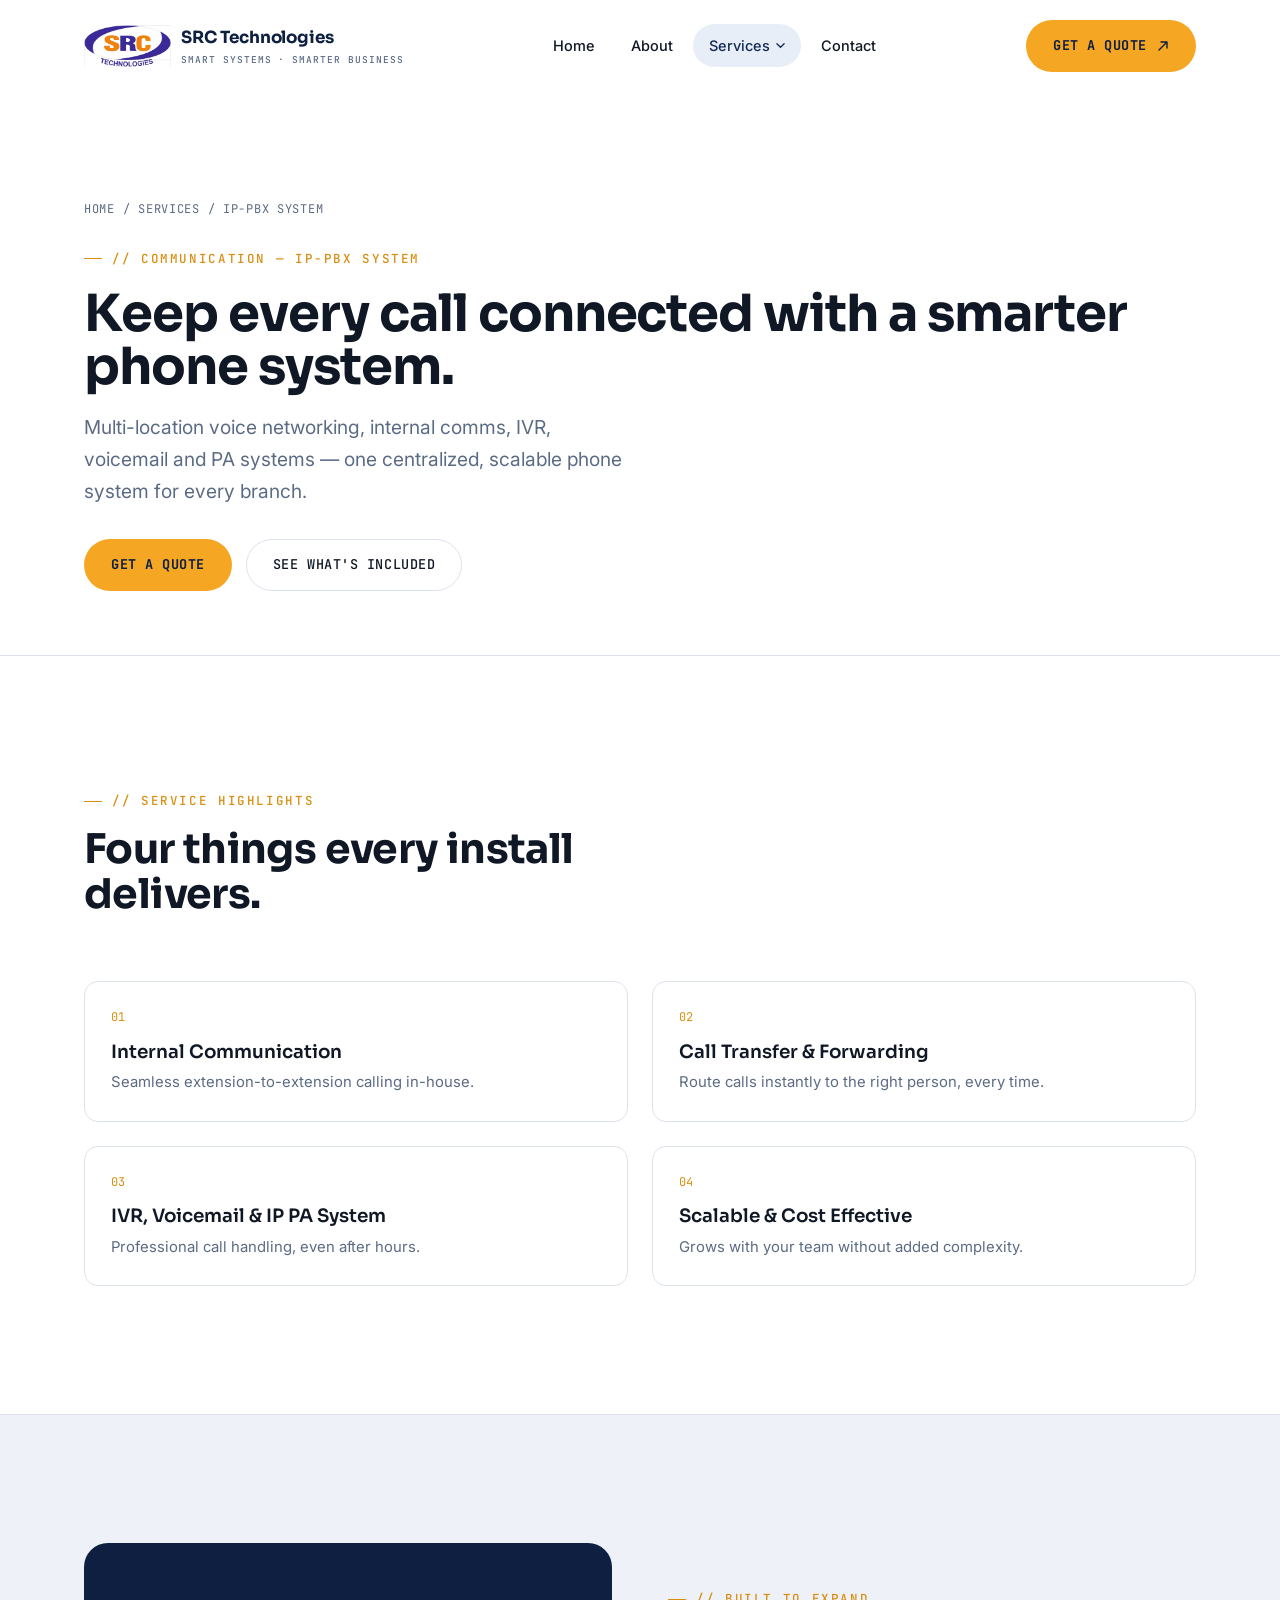
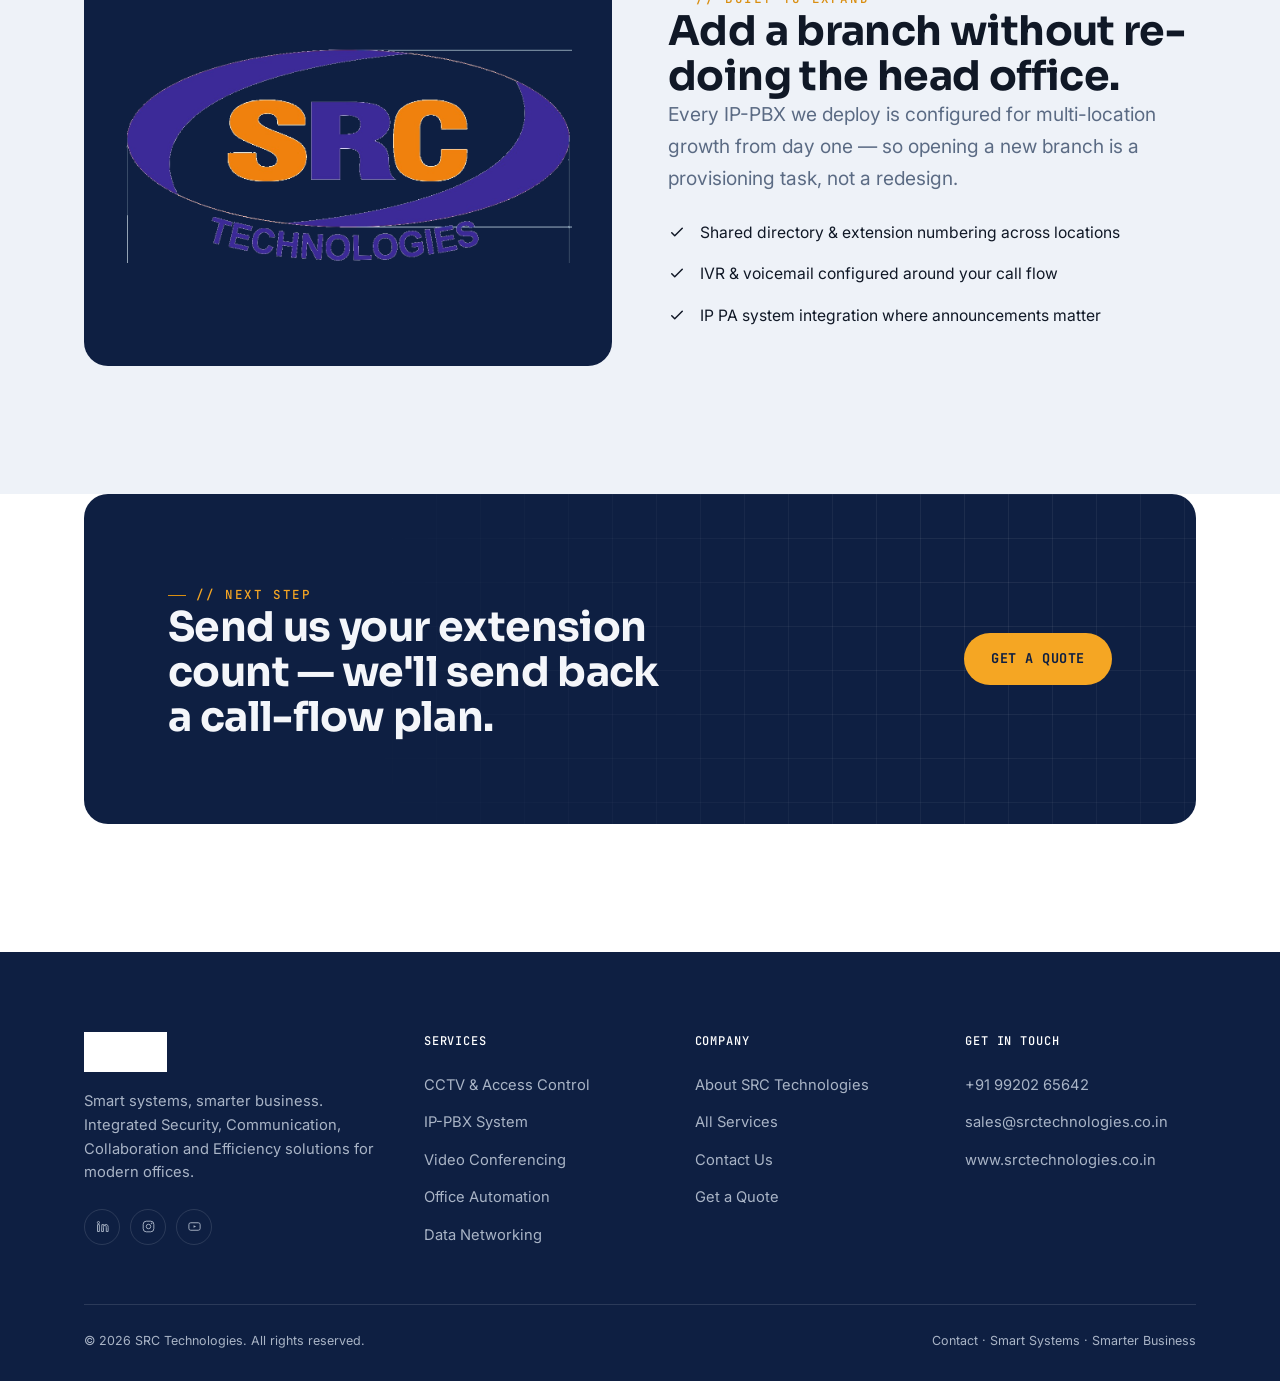
<file: ip-pbx.html>
<!DOCTYPE html>
<html lang="en">
<head>
<meta charset="UTF-8">
<meta name="viewport" content="width=device-width, initial-scale=1.0">
<title>IP-PBX System — SRC Technologies</title>
<meta name="description" content="Internal communication, call transfer & forwarding, IVR, voicemail and IP PA systems — centralized IP-PBX telephony from SRC Technologies.">
<link rel="icon" type="image/png" href="images/logo.png">
<link rel="preconnect" href="https://fonts.googleapis.com">
<link rel="preconnect" href="https://fonts.gstatic.com" crossorigin>
<link href="https://fonts.googleapis.com/css2?family=Sora:wght@500;600;700;800&family=Inter:wght@400;500;600&family=JetBrains+Mono:wght@400;500&display=swap" rel="stylesheet">
<link rel="stylesheet" href="css/style.css">
</head>
<body>

<!-- ========== HEADER ========== -->
<header class="site-header">
  <div class="container">
    <a href="index.html" class="brand">
      <img src="images/logo.png" alt="SRC Technologies logo">
      <span class="brand-text"><strong>SRC Technologies</strong><small>Smart Systems · Smarter Business</small></span>
    </a>

    <nav>
      <ul class="nav-desktop">
        <li><a href="index.html" class="nav-link">Home</a></li>
        <li><a href="about.html" class="nav-link">About</a></li>
        <li class="has-dropdown">
          <a href="services.html" class="nav-link is-active">Services
            <svg class="chev" viewBox="0 0 10 6" fill="none"><path d="M1 1l4 4 4-4" stroke="currentColor" stroke-width="1.4" stroke-linecap="round"/></svg>
          </a>
          <div class="dropdown">
            <a href="security-surveillance.html">CCTV &amp; Access Control <span>HD surveillance, remote monitoring</span></a>
            <a href="ip-pbx.html">IP-PBX System <span>Unified voice &amp; call handling</span></a>
            <a href="video-conferencing.html">Video Conferencing <span>Boardroom &amp; meeting room VC</span></a>
            <a href="office-automation.html">Office Automation <span>Print, scan &amp; document workflow</span></a>
            <a href="data-networking.html">Data Networking <span>Structured cabling &amp; connectivity</span></a>
          </div>
        </li>
        <li><a href="contact.html" class="nav-link">Contact</a></li>
      </ul>
    </nav>

    <div class="header-cta">
      <a href="contact.html" class="btn btn-primary">Get a Quote
        <svg class="btn-arrow" width="12" height="12" viewBox="0 0 12 12" fill="none"><path d="M2 10L10 2M10 2H4M10 2V8" stroke="currentColor" stroke-width="1.4" stroke-linecap="round" stroke-linejoin="round"/></svg>
      </a>
      <button class="nav-toggle" aria-label="Toggle menu" aria-expanded="false">
        <svg class="icon-menu" viewBox="0 0 24 24" fill="none"><path d="M3 6h18M3 12h18M3 18h18" stroke="var(--navy)" stroke-width="1.6" stroke-linecap="round"/></svg>
        <svg class="icon-close" viewBox="0 0 24 24" fill="none"><path d="M5 5l14 14M19 5L5 19" stroke="var(--navy)" stroke-width="1.6" stroke-linecap="round"/></svg>
      </button>
    </div>
  </div>
</header>

<!-- ========== MOBILE NAV ========== -->
<div class="mobile-nav">
  <div class="mobile-nav-list">
    <a href="index.html">Home</a>
    <a href="about.html">About</a>
    <a href="#" class="mobile-nav-toggle-sub">Services <span class="mobile-caret">＋</span></a>
    <div class="mobile-sub">
      <a href="security-surveillance.html">CCTV &amp; Access Control</a>
      <a href="ip-pbx.html">IP-PBX System</a>
      <a href="video-conferencing.html">Video Conferencing</a>
      <a href="office-automation.html">Office Automation</a>
      <a href="data-networking.html">Data Networking</a>
    </div>
    <a href="contact.html">Contact</a>
    <a href="contact.html" class="btn btn-primary btn-block">Get a Quote</a>
  </div>
</div>

<main>

  <section class="page-hero">
    <div class="container">
      <div class="crumbs"><a href="index.html">Home</a> / <a href="services.html">Services</a> / IP-PBX System</div>
      <span class="eyebrow">// Communication — IP-PBX System</span>
      <h1>Keep every call connected with a smarter phone system.</h1>
      <p class="lede">Multi-location voice networking, internal comms, IVR, voicemail and PA systems — one centralized, scalable phone system for every branch.</p>
      <div class="hero-actions" style="margin-top:32px">
        <a href="contact.html" class="btn btn-primary">Get a quote</a>
        <a href="#highlights" class="btn btn-ghost">See what's included</a>
      </div>
    </div>
  </section>

  <section class="section" id="highlights">
    <div class="container">
      <div class="section-head reveal">
        <div>
          <span class="eyebrow">// Service highlights</span>
          <h2>Four things every install delivers.</h2>
        </div>
      </div>
      <div class="highlight-grid reveal">
        <div class="highlight-item"><span class="highlight-num mono">01</span><h3>Internal Communication</h3><p>Seamless extension-to-extension calling in-house.</p></div>
        <div class="highlight-item"><span class="highlight-num mono">02</span><h3>Call Transfer &amp; Forwarding</h3><p>Route calls instantly to the right person, every time.</p></div>
        <div class="highlight-item"><span class="highlight-num mono">03</span><h3>IVR, Voicemail &amp; IP PA System</h3><p>Professional call handling, even after hours.</p></div>
        <div class="highlight-item"><span class="highlight-num mono">04</span><h3>Scalable &amp; Cost Effective</h3><p>Grows with your team without added complexity.</p></div>
      </div>
    </div>
  </section>

  <section class="section paper-2 section-rule">
    <div class="container split">
      <div class="split-media pad reveal">
        <img src="images/icons/hero-banner.png" alt="SRC Technologies smart systems illustration">
      </div>
      <div class="reveal">
        <span class="eyebrow">// Built to expand</span>
        <h2>Add a branch without re-doing the head office.</h2>
        <p class="lede mt-0" style="margin-top:16px">Every IP-PBX we deploy is configured for multi-location growth from day one — so opening a new branch is a provisioning task, not a redesign.</p>
        <ul class="feature-list">
          <li><svg viewBox="0 0 24 24" fill="none"><path d="M5 13l4 4L19 7" stroke="currentColor" stroke-width="2" stroke-linecap="round" stroke-linejoin="round"/></svg> Shared directory &amp; extension numbering across locations</li>
          <li><svg viewBox="0 0 24 24" fill="none"><path d="M5 13l4 4L19 7" stroke="currentColor" stroke-width="2" stroke-linecap="round" stroke-linejoin="round"/></svg> IVR &amp; voicemail configured around your call flow</li>
          <li><svg viewBox="0 0 24 24" fill="none"><path d="M5 13l4 4L19 7" stroke="currentColor" stroke-width="2" stroke-linecap="round" stroke-linejoin="round"/></svg> IP PA system integration where announcements matter</li>
        </ul>
      </div>
    </div>
  </section>

  <section class="section" style="padding-top:0">
    <div class="container">
      <div class="cta-band reveal">
        <div class="cta-grid-bg"></div>
        <div style="position:relative;z-index:1">
          <span class="eyebrow on-dark">// Next step</span>
          <h2>Send us your extension count — we'll send back a call-flow plan.</h2>
        </div>
        <div class="actions" style="position:relative;z-index:1">
          <a href="contact.html" class="btn btn-primary">Get a quote</a>
        </div>
      </div>
    </div>
  </section>

</main>

<!-- ========== FOOTER ========== -->
<footer class="site-footer">
  <div class="container">
    <div class="footer-top">
      <div class="footer-brand">
        <a href="index.html" class="brand">
          <img src="images/logo.png" alt="SRC Technologies logo">
        </a>
        <p>Smart systems, smarter business. Integrated Security, Communication, Collaboration and Efficiency solutions for modern offices.</p>
        <div class="footer-social">
          <a href="#" aria-label="LinkedIn"><svg viewBox="0 0 24 24" fill="none" stroke="currentColor" stroke-width="1.5"><path d="M4 9h3v11H4zM5.5 4a1.7 1.7 0 110 3.4A1.7 1.7 0 015.5 4zM11 9h3v1.6c.6-1 1.7-1.8 3.3-1.8 3.1 0 3.7 1.9 3.7 4.5V20h-3v-6.2c0-1.5 0-3.4-2.1-3.4s-2.4 1.6-2.4 3.3V20h-3z"/></svg></a>
          <a href="#" aria-label="Instagram"><svg viewBox="0 0 24 24" fill="none" stroke="currentColor" stroke-width="1.5"><rect x="3.5" y="3.5" width="17" height="17" rx="5"/><circle cx="12" cy="12" r="3.6"/><circle cx="17" cy="7" r="0.6" fill="currentColor"/></svg></a>
          <a href="#" aria-label="YouTube"><svg viewBox="0 0 24 24" fill="none" stroke="currentColor" stroke-width="1.5"><rect x="3" y="6" width="18" height="12" rx="3"/><path d="M10.5 10l4 2-4 2z" fill="currentColor" stroke="none"/></svg></a>
        </div>
      </div>

      <div class="footer-col">
        <h4>Services</h4>
        <ul>
          <li><a href="security-surveillance.html">CCTV &amp; Access Control</a></li>
          <li><a href="ip-pbx.html">IP-PBX System</a></li>
          <li><a href="video-conferencing.html">Video Conferencing</a></li>
          <li><a href="office-automation.html">Office Automation</a></li>
          <li><a href="data-networking.html">Data Networking</a></li>
        </ul>
      </div>

      <div class="footer-col">
        <h4>Company</h4>
        <ul>
          <li><a href="about.html">About SRC Technologies</a></li>
          <li><a href="services.html">All Services</a></li>
          <li><a href="contact.html">Contact Us</a></li>
          <li><a href="contact.html">Get a Quote</a></li>
        </ul>
      </div>

      <div class="footer-col">
        <h4>Get in Touch</h4>
        <ul>
          <li><a href="tel:+919920265642">+91 99202 65642</a></li>
          <li><a href="mailto:sales@srctechnologies.co.in">sales@srctechnologies.co.in</a></li>
          <li><a href="https://www.srctechnologies.co.in">www.srctechnologies.co.in</a></li>
        </ul>
      </div>
    </div>

    <div class="footer-bottom">
      <span>© <span data-year>2026</span> SRC Technologies. All rights reserved.</span>
      <span><a href="contact.html">Contact</a> · Smart Systems · Smarter Business</span>
    </div>
  </div>
</footer>

<button class="to-top" aria-label="Back to top">
  <svg viewBox="0 0 24 24" fill="none"><path d="M12 19V5M5 12l7-7 7 7" stroke="currentColor" stroke-width="1.8" stroke-linecap="round" stroke-linejoin="round"/></svg>
</button>

<script src="js/main.js"></script>
</body>
</html>
</file>
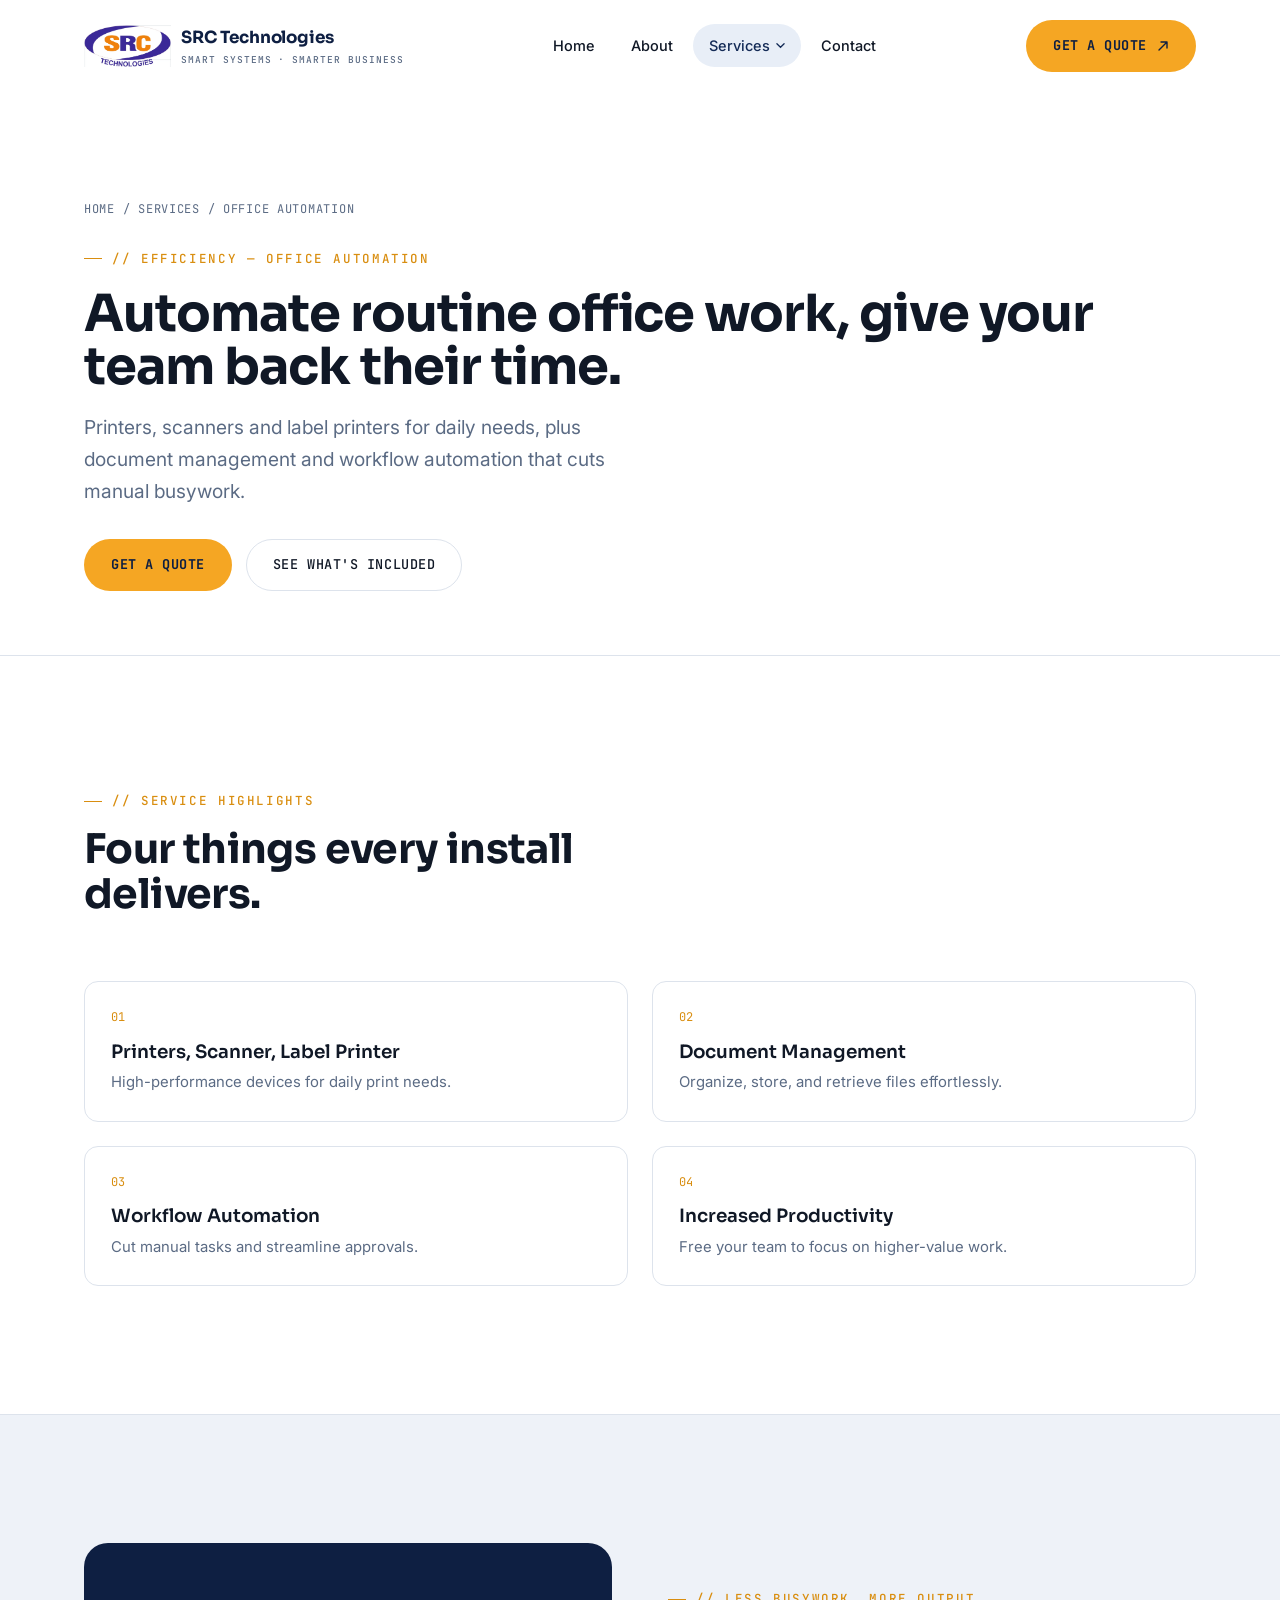
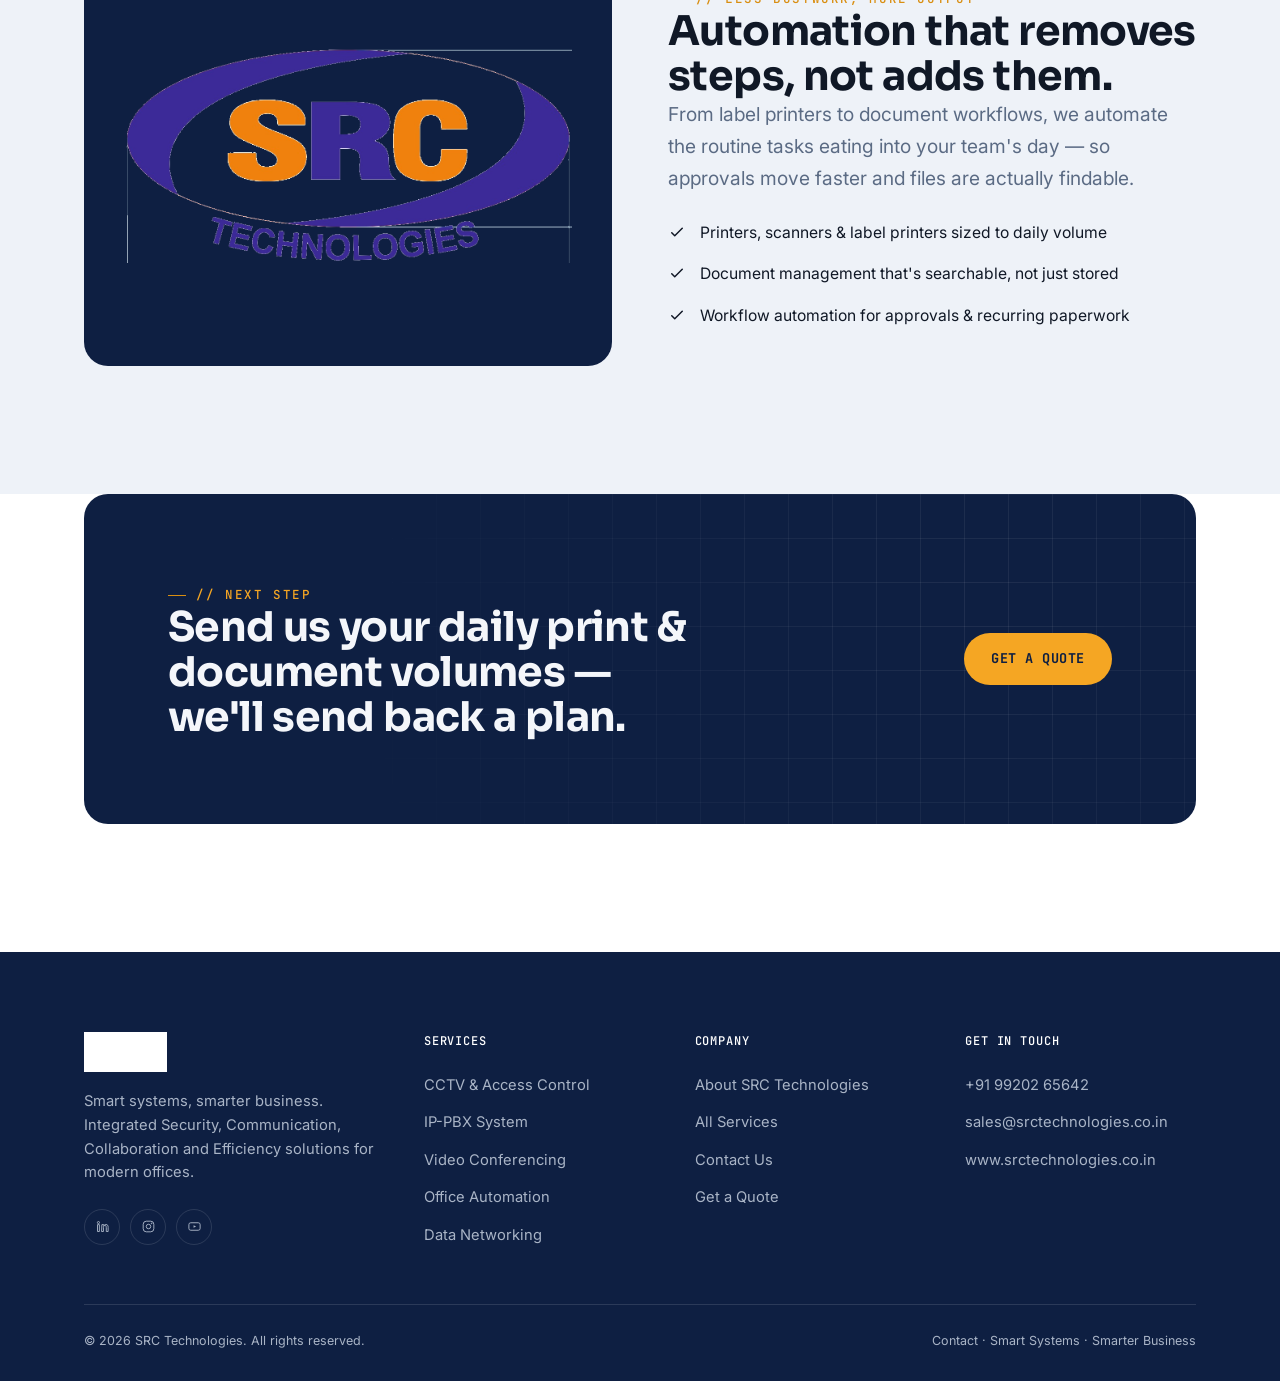
<file: office-automation.html>
<!DOCTYPE html>
<html lang="en">
<head>
<meta charset="UTF-8">
<meta name="viewport" content="width=device-width, initial-scale=1.0">
<title>Office Automation — SRC Technologies</title>
<meta name="description" content="Printers, scanners, document management and workflow automation — office automation solutions from SRC Technologies.">
<link rel="icon" type="image/png" href="images/logo.png">
<link rel="preconnect" href="https://fonts.googleapis.com">
<link rel="preconnect" href="https://fonts.gstatic.com" crossorigin>
<link href="https://fonts.googleapis.com/css2?family=Sora:wght@500;600;700;800&family=Inter:wght@400;500;600&family=JetBrains+Mono:wght@400;500&display=swap" rel="stylesheet">
<link rel="stylesheet" href="css/style.css">
</head>
<body>

<!-- ========== HEADER ========== -->
<header class="site-header">
  <div class="container">
    <a href="index.html" class="brand">
      <img src="images/logo.png" alt="SRC Technologies logo">
      <span class="brand-text"><strong>SRC Technologies</strong><small>Smart Systems · Smarter Business</small></span>
    </a>

    <nav>
      <ul class="nav-desktop">
        <li><a href="index.html" class="nav-link">Home</a></li>
        <li><a href="about.html" class="nav-link">About</a></li>
        <li class="has-dropdown">
          <a href="services.html" class="nav-link is-active">Services
            <svg class="chev" viewBox="0 0 10 6" fill="none"><path d="M1 1l4 4 4-4" stroke="currentColor" stroke-width="1.4" stroke-linecap="round"/></svg>
          </a>
          <div class="dropdown">
            <a href="security-surveillance.html">CCTV &amp; Access Control <span>HD surveillance, remote monitoring</span></a>
            <a href="ip-pbx.html">IP-PBX System <span>Unified voice &amp; call handling</span></a>
            <a href="video-conferencing.html">Video Conferencing <span>Boardroom &amp; meeting room VC</span></a>
            <a href="office-automation.html">Office Automation <span>Print, scan &amp; document workflow</span></a>
            <a href="data-networking.html">Data Networking <span>Structured cabling &amp; connectivity</span></a>
          </div>
        </li>
        <li><a href="contact.html" class="nav-link">Contact</a></li>
      </ul>
    </nav>

    <div class="header-cta">
      <a href="contact.html" class="btn btn-primary">Get a Quote
        <svg class="btn-arrow" width="12" height="12" viewBox="0 0 12 12" fill="none"><path d="M2 10L10 2M10 2H4M10 2V8" stroke="currentColor" stroke-width="1.4" stroke-linecap="round" stroke-linejoin="round"/></svg>
      </a>
      <button class="nav-toggle" aria-label="Toggle menu" aria-expanded="false">
        <svg class="icon-menu" viewBox="0 0 24 24" fill="none"><path d="M3 6h18M3 12h18M3 18h18" stroke="var(--navy)" stroke-width="1.6" stroke-linecap="round"/></svg>
        <svg class="icon-close" viewBox="0 0 24 24" fill="none"><path d="M5 5l14 14M19 5L5 19" stroke="var(--navy)" stroke-width="1.6" stroke-linecap="round"/></svg>
      </button>
    </div>
  </div>
</header>

<!-- ========== MOBILE NAV ========== -->
<div class="mobile-nav">
  <div class="mobile-nav-list">
    <a href="index.html">Home</a>
    <a href="about.html">About</a>
    <a href="#" class="mobile-nav-toggle-sub">Services <span class="mobile-caret">＋</span></a>
    <div class="mobile-sub">
      <a href="security-surveillance.html">CCTV &amp; Access Control</a>
      <a href="ip-pbx.html">IP-PBX System</a>
      <a href="video-conferencing.html">Video Conferencing</a>
      <a href="office-automation.html">Office Automation</a>
      <a href="data-networking.html">Data Networking</a>
    </div>
    <a href="contact.html">Contact</a>
    <a href="contact.html" class="btn btn-primary btn-block">Get a Quote</a>
  </div>
</div>

<main>

  <section class="page-hero">
    <div class="container">
      <div class="crumbs"><a href="index.html">Home</a> / <a href="services.html">Services</a> / Office Automation</div>
      <span class="eyebrow">// Efficiency — Office Automation</span>
      <h1>Automate routine office work, give your team back their time.</h1>
      <p class="lede">Printers, scanners and label printers for daily needs, plus document management and workflow automation that cuts manual busywork.</p>
      <div class="hero-actions" style="margin-top:32px">
        <a href="contact.html" class="btn btn-primary">Get a quote</a>
        <a href="#highlights" class="btn btn-ghost">See what's included</a>
      </div>
    </div>
  </section>

  <section class="section" id="highlights">
    <div class="container">
      <div class="section-head reveal">
        <div>
          <span class="eyebrow">// Service highlights</span>
          <h2>Four things every install delivers.</h2>
        </div>
      </div>
      <div class="highlight-grid reveal">
        <div class="highlight-item"><span class="highlight-num mono">01</span><h3>Printers, Scanner, Label Printer</h3><p>High-performance devices for daily print needs.</p></div>
        <div class="highlight-item"><span class="highlight-num mono">02</span><h3>Document Management</h3><p>Organize, store, and retrieve files effortlessly.</p></div>
        <div class="highlight-item"><span class="highlight-num mono">03</span><h3>Workflow Automation</h3><p>Cut manual tasks and streamline approvals.</p></div>
        <div class="highlight-item"><span class="highlight-num mono">04</span><h3>Increased Productivity</h3><p>Free your team to focus on higher-value work.</p></div>
      </div>
    </div>
  </section>

  <section class="section paper-2 section-rule">
    <div class="container split">
      <div class="split-media pad reveal">
        <img src="images/icons/hero-banner.png" alt="SRC Technologies smart systems illustration">
      </div>
      <div class="reveal">
        <span class="eyebrow">// Less busywork, more output</span>
        <h2>Automation that removes steps, not adds them.</h2>
        <p class="lede mt-0" style="margin-top:16px">From label printers to document workflows, we automate the routine tasks eating into your team's day — so approvals move faster and files are actually findable.</p>
        <ul class="feature-list">
          <li><svg viewBox="0 0 24 24" fill="none"><path d="M5 13l4 4L19 7" stroke="currentColor" stroke-width="2" stroke-linecap="round" stroke-linejoin="round"/></svg> Printers, scanners &amp; label printers sized to daily volume</li>
          <li><svg viewBox="0 0 24 24" fill="none"><path d="M5 13l4 4L19 7" stroke="currentColor" stroke-width="2" stroke-linecap="round" stroke-linejoin="round"/></svg> Document management that's searchable, not just stored</li>
          <li><svg viewBox="0 0 24 24" fill="none"><path d="M5 13l4 4L19 7" stroke="currentColor" stroke-width="2" stroke-linecap="round" stroke-linejoin="round"/></svg> Workflow automation for approvals &amp; recurring paperwork</li>
        </ul>
      </div>
    </div>
  </section>

  <section class="section" style="padding-top:0">
    <div class="container">
      <div class="cta-band reveal">
        <div class="cta-grid-bg"></div>
        <div style="position:relative;z-index:1">
          <span class="eyebrow on-dark">// Next step</span>
          <h2>Send us your daily print &amp; document volumes — we'll send back a plan.</h2>
        </div>
        <div class="actions" style="position:relative;z-index:1">
          <a href="contact.html" class="btn btn-primary">Get a quote</a>
        </div>
      </div>
    </div>
  </section>

</main>

<!-- ========== FOOTER ========== -->
<footer class="site-footer">
  <div class="container">
    <div class="footer-top">
      <div class="footer-brand">
        <a href="index.html" class="brand">
          <img src="images/logo.png" alt="SRC Technologies logo">
        </a>
        <p>Smart systems, smarter business. Integrated Security, Communication, Collaboration and Efficiency solutions for modern offices.</p>
        <div class="footer-social">
          <a href="#" aria-label="LinkedIn"><svg viewBox="0 0 24 24" fill="none" stroke="currentColor" stroke-width="1.5"><path d="M4 9h3v11H4zM5.5 4a1.7 1.7 0 110 3.4A1.7 1.7 0 015.5 4zM11 9h3v1.6c.6-1 1.7-1.8 3.3-1.8 3.1 0 3.7 1.9 3.7 4.5V20h-3v-6.2c0-1.5 0-3.4-2.1-3.4s-2.4 1.6-2.4 3.3V20h-3z"/></svg></a>
          <a href="#" aria-label="Instagram"><svg viewBox="0 0 24 24" fill="none" stroke="currentColor" stroke-width="1.5"><rect x="3.5" y="3.5" width="17" height="17" rx="5"/><circle cx="12" cy="12" r="3.6"/><circle cx="17" cy="7" r="0.6" fill="currentColor"/></svg></a>
          <a href="#" aria-label="YouTube"><svg viewBox="0 0 24 24" fill="none" stroke="currentColor" stroke-width="1.5"><rect x="3" y="6" width="18" height="12" rx="3"/><path d="M10.5 10l4 2-4 2z" fill="currentColor" stroke="none"/></svg></a>
        </div>
      </div>

      <div class="footer-col">
        <h4>Services</h4>
        <ul>
          <li><a href="security-surveillance.html">CCTV &amp; Access Control</a></li>
          <li><a href="ip-pbx.html">IP-PBX System</a></li>
          <li><a href="video-conferencing.html">Video Conferencing</a></li>
          <li><a href="office-automation.html">Office Automation</a></li>
          <li><a href="data-networking.html">Data Networking</a></li>
        </ul>
      </div>

      <div class="footer-col">
        <h4>Company</h4>
        <ul>
          <li><a href="about.html">About SRC Technologies</a></li>
          <li><a href="services.html">All Services</a></li>
          <li><a href="contact.html">Contact Us</a></li>
          <li><a href="contact.html">Get a Quote</a></li>
        </ul>
      </div>

      <div class="footer-col">
        <h4>Get in Touch</h4>
        <ul>
          <li><a href="tel:+919920265642">+91 99202 65642</a></li>
          <li><a href="mailto:sales@srctechnologies.co.in">sales@srctechnologies.co.in</a></li>
          <li><a href="https://www.srctechnologies.co.in">www.srctechnologies.co.in</a></li>
        </ul>
      </div>
    </div>

    <div class="footer-bottom">
      <span>© <span data-year>2026</span> SRC Technologies. All rights reserved.</span>
      <span><a href="contact.html">Contact</a> · Smart Systems · Smarter Business</span>
    </div>
  </div>
</footer>

<button class="to-top" aria-label="Back to top">
  <svg viewBox="0 0 24 24" fill="none"><path d="M12 19V5M5 12l7-7 7 7" stroke="currentColor" stroke-width="1.8" stroke-linecap="round" stroke-linejoin="round"/></svg>
</button>

<script src="js/main.js"></script>
</body>
</html>
</file>
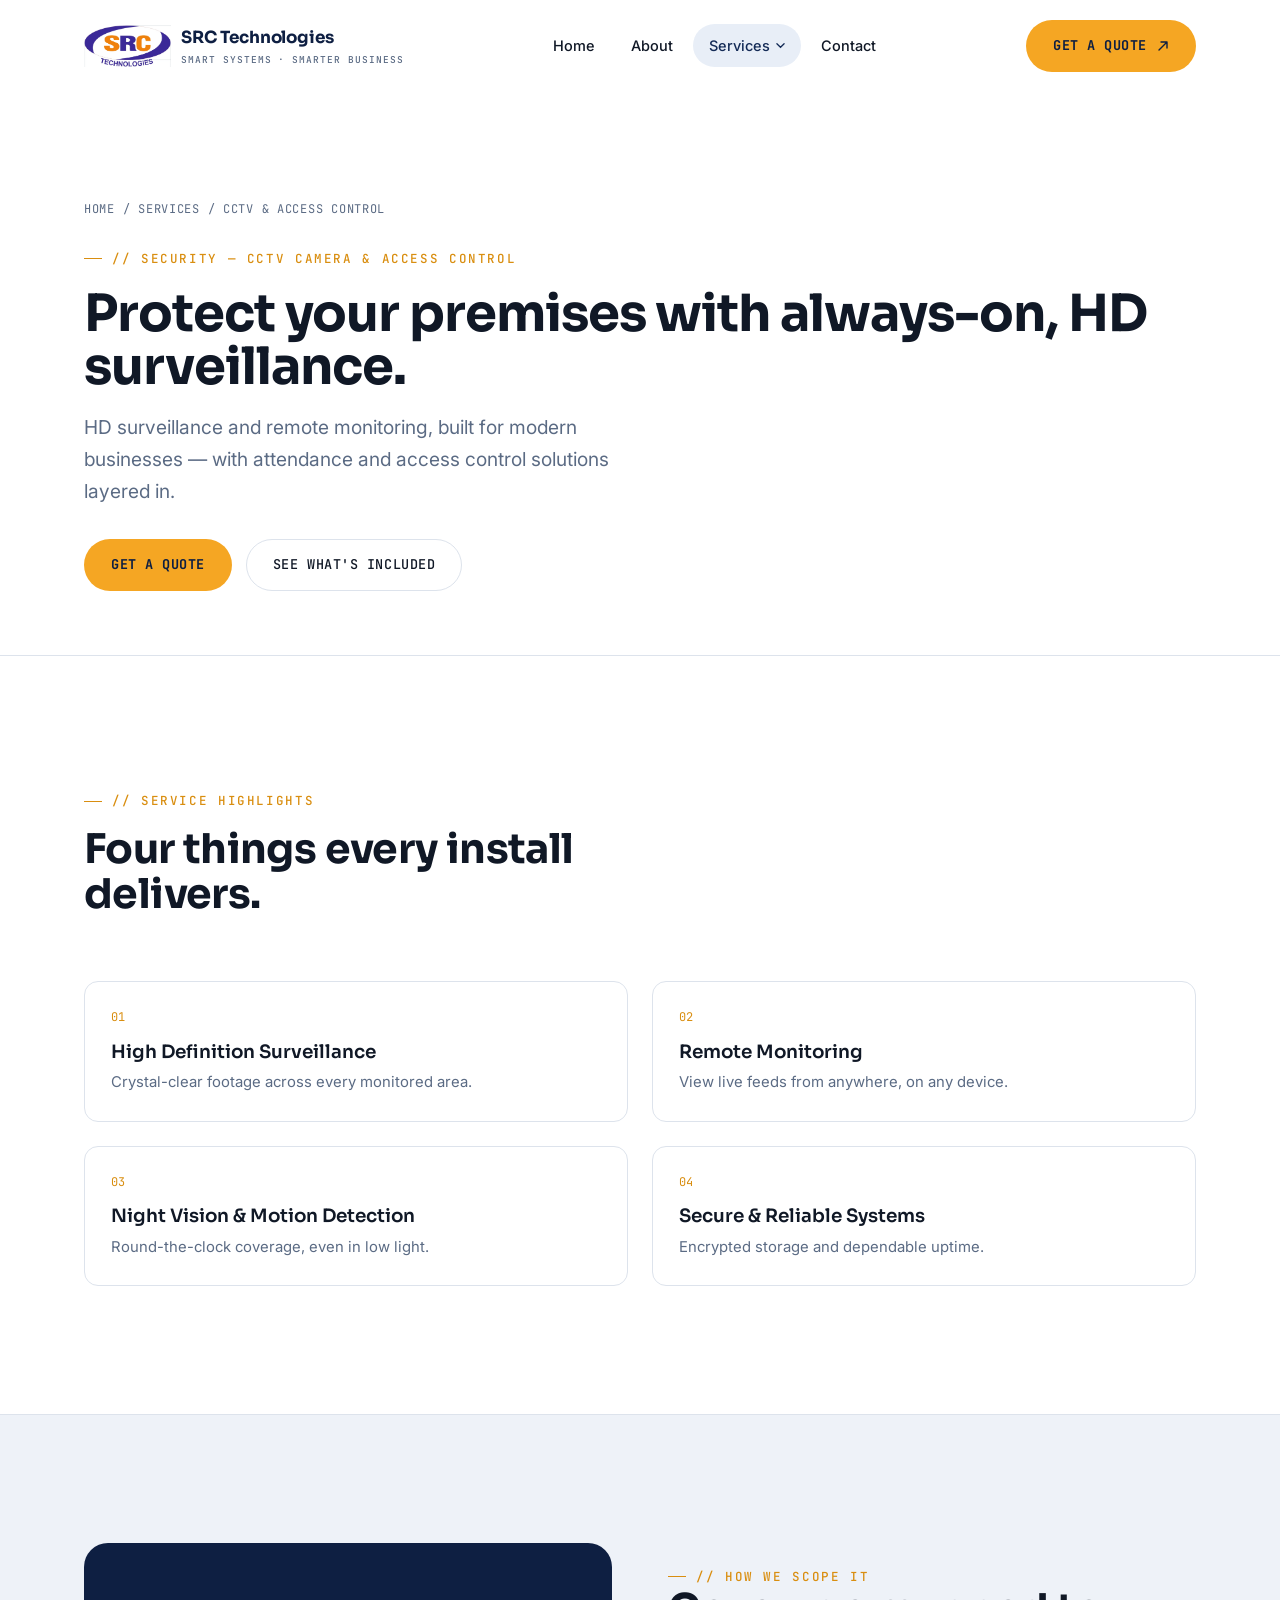
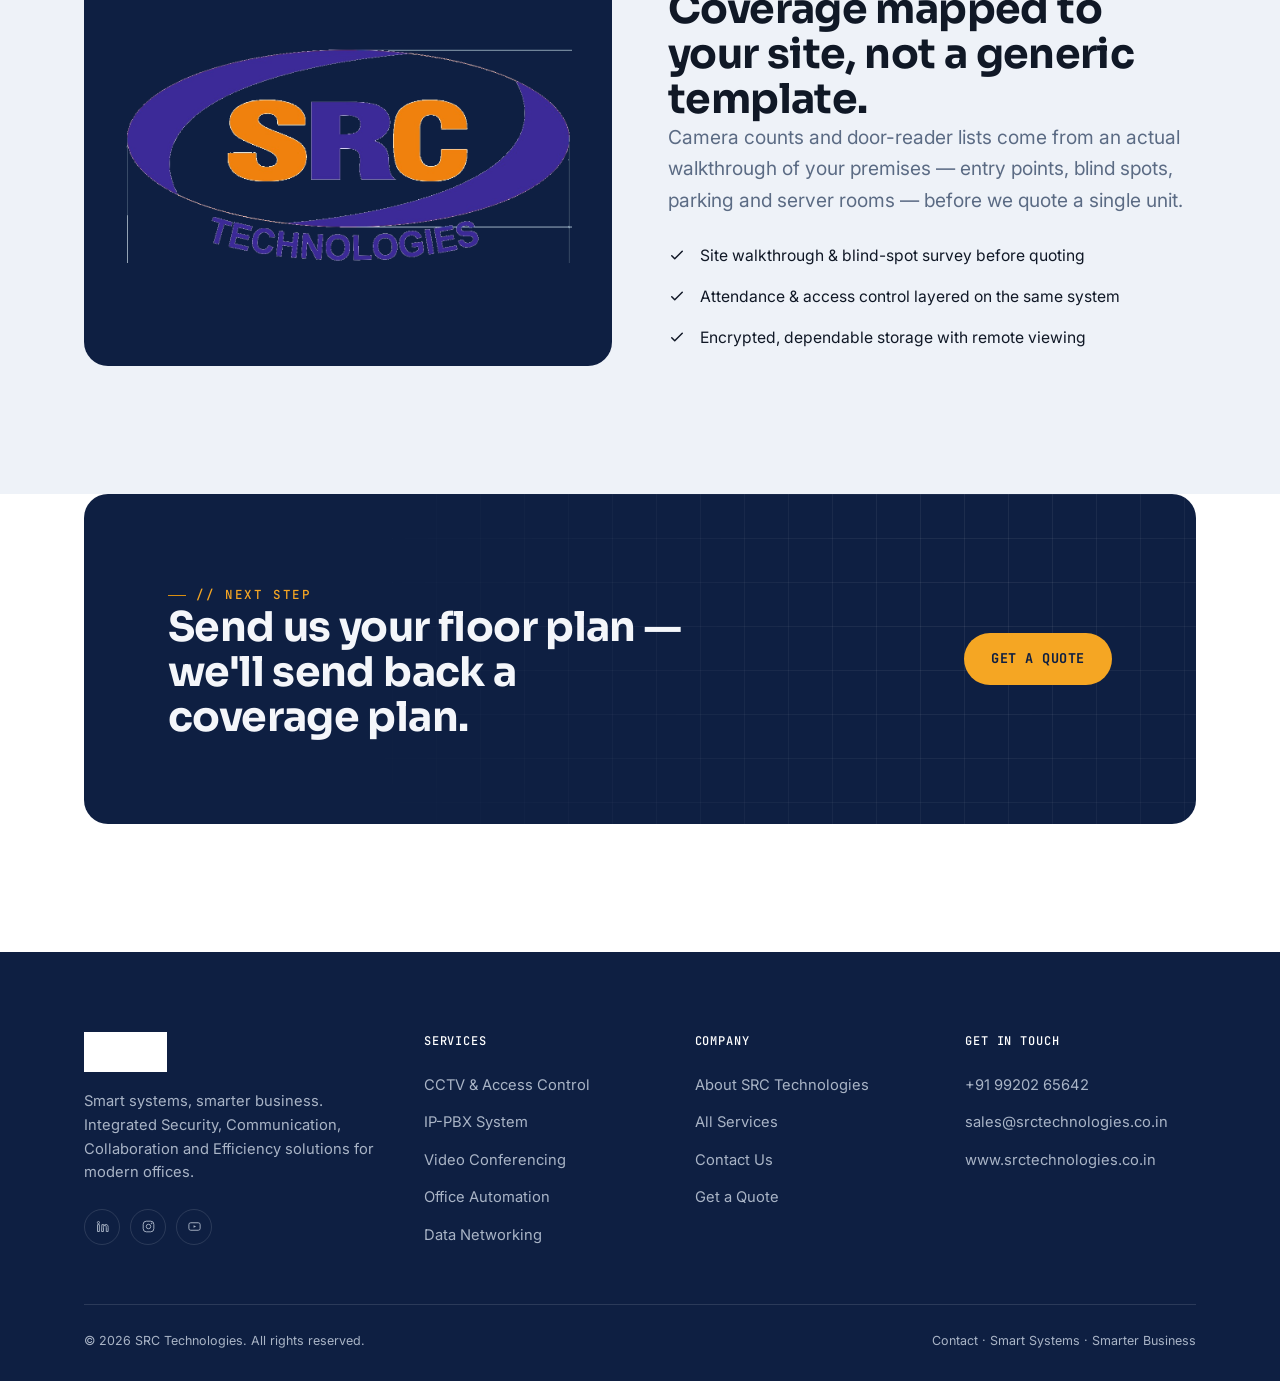
<file: security-surveillance.html>
<!DOCTYPE html>
<html lang="en">
<head>
<meta charset="UTF-8">
<meta name="viewport" content="width=device-width, initial-scale=1.0">
<title>CCTV & Access Control — SRC Technologies</title>
<meta name="description" content="HD surveillance, remote monitoring, night vision and encrypted storage — CCTV camera and access control systems from SRC Technologies.">
<link rel="icon" type="image/png" href="images/logo.png">
<link rel="preconnect" href="https://fonts.googleapis.com">
<link rel="preconnect" href="https://fonts.gstatic.com" crossorigin>
<link href="https://fonts.googleapis.com/css2?family=Sora:wght@500;600;700;800&family=Inter:wght@400;500;600&family=JetBrains+Mono:wght@400;500&display=swap" rel="stylesheet">
<link rel="stylesheet" href="css/style.css">
</head>
<body>

<!-- ========== HEADER ========== -->
<header class="site-header">
  <div class="container">
    <a href="index.html" class="brand">
      <img src="images/logo.png" alt="SRC Technologies logo">
      <span class="brand-text"><strong>SRC Technologies</strong><small>Smart Systems · Smarter Business</small></span>
    </a>

    <nav>
      <ul class="nav-desktop">
        <li><a href="index.html" class="nav-link">Home</a></li>
        <li><a href="about.html" class="nav-link">About</a></li>
        <li class="has-dropdown">
          <a href="services.html" class="nav-link is-active">Services
            <svg class="chev" viewBox="0 0 10 6" fill="none"><path d="M1 1l4 4 4-4" stroke="currentColor" stroke-width="1.4" stroke-linecap="round"/></svg>
          </a>
          <div class="dropdown">
            <a href="security-surveillance.html">CCTV &amp; Access Control <span>HD surveillance, remote monitoring</span></a>
            <a href="ip-pbx.html">IP-PBX System <span>Unified voice &amp; call handling</span></a>
            <a href="video-conferencing.html">Video Conferencing <span>Boardroom &amp; meeting room VC</span></a>
            <a href="office-automation.html">Office Automation <span>Print, scan &amp; document workflow</span></a>
            <a href="data-networking.html">Data Networking <span>Structured cabling &amp; connectivity</span></a>
          </div>
        </li>
        <li><a href="contact.html" class="nav-link">Contact</a></li>
      </ul>
    </nav>

    <div class="header-cta">
      <a href="contact.html" class="btn btn-primary">Get a Quote
        <svg class="btn-arrow" width="12" height="12" viewBox="0 0 12 12" fill="none"><path d="M2 10L10 2M10 2H4M10 2V8" stroke="currentColor" stroke-width="1.4" stroke-linecap="round" stroke-linejoin="round"/></svg>
      </a>
      <button class="nav-toggle" aria-label="Toggle menu" aria-expanded="false">
        <svg class="icon-menu" viewBox="0 0 24 24" fill="none"><path d="M3 6h18M3 12h18M3 18h18" stroke="var(--navy)" stroke-width="1.6" stroke-linecap="round"/></svg>
        <svg class="icon-close" viewBox="0 0 24 24" fill="none"><path d="M5 5l14 14M19 5L5 19" stroke="var(--navy)" stroke-width="1.6" stroke-linecap="round"/></svg>
      </button>
    </div>
  </div>
</header>

<!-- ========== MOBILE NAV ========== -->
<div class="mobile-nav">
  <div class="mobile-nav-list">
    <a href="index.html">Home</a>
    <a href="about.html">About</a>
    <a href="#" class="mobile-nav-toggle-sub">Services <span class="mobile-caret">＋</span></a>
    <div class="mobile-sub">
      <a href="security-surveillance.html">CCTV &amp; Access Control</a>
      <a href="ip-pbx.html">IP-PBX System</a>
      <a href="video-conferencing.html">Video Conferencing</a>
      <a href="office-automation.html">Office Automation</a>
      <a href="data-networking.html">Data Networking</a>
    </div>
    <a href="contact.html">Contact</a>
    <a href="contact.html" class="btn btn-primary btn-block">Get a Quote</a>
  </div>
</div>

<main>

  <section class="page-hero">
    <div class="container">
      <div class="crumbs"><a href="index.html">Home</a> / <a href="services.html">Services</a> / CCTV &amp; Access Control</div>
      <span class="eyebrow">// Security — CCTV Camera &amp; Access Control</span>
      <h1>Protect your premises with always-on, HD surveillance.</h1>
      <p class="lede">HD surveillance and remote monitoring, built for modern businesses — with attendance and access control solutions layered in.</p>
      <div class="hero-actions" style="margin-top:32px">
        <a href="contact.html" class="btn btn-primary">Get a quote</a>
        <a href="#highlights" class="btn btn-ghost">See what's included</a>
      </div>
    </div>
  </section>

  <section class="section" id="highlights">
    <div class="container">
      <div class="section-head reveal">
        <div>
          <span class="eyebrow">// Service highlights</span>
          <h2>Four things every install delivers.</h2>
        </div>
      </div>
      <div class="highlight-grid reveal">
        <div class="highlight-item"><span class="highlight-num mono">01</span><h3>High Definition Surveillance</h3><p>Crystal-clear footage across every monitored area.</p></div>
        <div class="highlight-item"><span class="highlight-num mono">02</span><h3>Remote Monitoring</h3><p>View live feeds from anywhere, on any device.</p></div>
        <div class="highlight-item"><span class="highlight-num mono">03</span><h3>Night Vision &amp; Motion Detection</h3><p>Round-the-clock coverage, even in low light.</p></div>
        <div class="highlight-item"><span class="highlight-num mono">04</span><h3>Secure &amp; Reliable Systems</h3><p>Encrypted storage and dependable uptime.</p></div>
      </div>
    </div>
  </section>

  <section class="section paper-2 section-rule">
    <div class="container split">
      <div class="split-media pad reveal">
        <img src="images/icons/hero-banner.png" alt="SRC Technologies smart systems illustration">
      </div>
      <div class="reveal">
        <span class="eyebrow">// How we scope it</span>
        <h2>Coverage mapped to your site, not a generic template.</h2>
        <p class="lede mt-0" style="margin-top:16px">Camera counts and door-reader lists come from an actual walkthrough of your premises — entry points, blind spots, parking and server rooms — before we quote a single unit.</p>
        <ul class="feature-list">
          <li><svg viewBox="0 0 24 24" fill="none"><path d="M5 13l4 4L19 7" stroke="currentColor" stroke-width="2" stroke-linecap="round" stroke-linejoin="round"/></svg> Site walkthrough &amp; blind-spot survey before quoting</li>
          <li><svg viewBox="0 0 24 24" fill="none"><path d="M5 13l4 4L19 7" stroke="currentColor" stroke-width="2" stroke-linecap="round" stroke-linejoin="round"/></svg> Attendance &amp; access control layered on the same system</li>
          <li><svg viewBox="0 0 24 24" fill="none"><path d="M5 13l4 4L19 7" stroke="currentColor" stroke-width="2" stroke-linecap="round" stroke-linejoin="round"/></svg> Encrypted, dependable storage with remote viewing</li>
        </ul>
      </div>
    </div>
  </section>

  <section class="section" style="padding-top:0">
    <div class="container">
      <div class="cta-band reveal">
        <div class="cta-grid-bg"></div>
        <div style="position:relative;z-index:1">
          <span class="eyebrow on-dark">// Next step</span>
          <h2>Send us your floor plan — we'll send back a coverage plan.</h2>
        </div>
        <div class="actions" style="position:relative;z-index:1">
          <a href="contact.html" class="btn btn-primary">Get a quote</a>
        </div>
      </div>
    </div>
  </section>

</main>

<!-- ========== FOOTER ========== -->
<footer class="site-footer">
  <div class="container">
    <div class="footer-top">
      <div class="footer-brand">
        <a href="index.html" class="brand">
          <img src="images/logo.png" alt="SRC Technologies logo">
        </a>
        <p>Smart systems, smarter business. Integrated Security, Communication, Collaboration and Efficiency solutions for modern offices.</p>
        <div class="footer-social">
          <a href="#" aria-label="LinkedIn"><svg viewBox="0 0 24 24" fill="none" stroke="currentColor" stroke-width="1.5"><path d="M4 9h3v11H4zM5.5 4a1.7 1.7 0 110 3.4A1.7 1.7 0 015.5 4zM11 9h3v1.6c.6-1 1.7-1.8 3.3-1.8 3.1 0 3.7 1.9 3.7 4.5V20h-3v-6.2c0-1.5 0-3.4-2.1-3.4s-2.4 1.6-2.4 3.3V20h-3z"/></svg></a>
          <a href="#" aria-label="Instagram"><svg viewBox="0 0 24 24" fill="none" stroke="currentColor" stroke-width="1.5"><rect x="3.5" y="3.5" width="17" height="17" rx="5"/><circle cx="12" cy="12" r="3.6"/><circle cx="17" cy="7" r="0.6" fill="currentColor"/></svg></a>
          <a href="#" aria-label="YouTube"><svg viewBox="0 0 24 24" fill="none" stroke="currentColor" stroke-width="1.5"><rect x="3" y="6" width="18" height="12" rx="3"/><path d="M10.5 10l4 2-4 2z" fill="currentColor" stroke="none"/></svg></a>
        </div>
      </div>

      <div class="footer-col">
        <h4>Services</h4>
        <ul>
          <li><a href="security-surveillance.html">CCTV &amp; Access Control</a></li>
          <li><a href="ip-pbx.html">IP-PBX System</a></li>
          <li><a href="video-conferencing.html">Video Conferencing</a></li>
          <li><a href="office-automation.html">Office Automation</a></li>
          <li><a href="data-networking.html">Data Networking</a></li>
        </ul>
      </div>

      <div class="footer-col">
        <h4>Company</h4>
        <ul>
          <li><a href="about.html">About SRC Technologies</a></li>
          <li><a href="services.html">All Services</a></li>
          <li><a href="contact.html">Contact Us</a></li>
          <li><a href="contact.html">Get a Quote</a></li>
        </ul>
      </div>

      <div class="footer-col">
        <h4>Get in Touch</h4>
        <ul>
          <li><a href="tel:+919920265642">+91 99202 65642</a></li>
          <li><a href="mailto:sales@srctechnologies.co.in">sales@srctechnologies.co.in</a></li>
          <li><a href="https://www.srctechnologies.co.in">www.srctechnologies.co.in</a></li>
        </ul>
      </div>
    </div>

    <div class="footer-bottom">
      <span>© <span data-year>2026</span> SRC Technologies. All rights reserved.</span>
      <span><a href="contact.html">Contact</a> · Smart Systems · Smarter Business</span>
    </div>
  </div>
</footer>

<button class="to-top" aria-label="Back to top">
  <svg viewBox="0 0 24 24" fill="none"><path d="M12 19V5M5 12l7-7 7 7" stroke="currentColor" stroke-width="1.8" stroke-linecap="round" stroke-linejoin="round"/></svg>
</button>

<script src="js/main.js"></script>
</body>
</html>
</file>
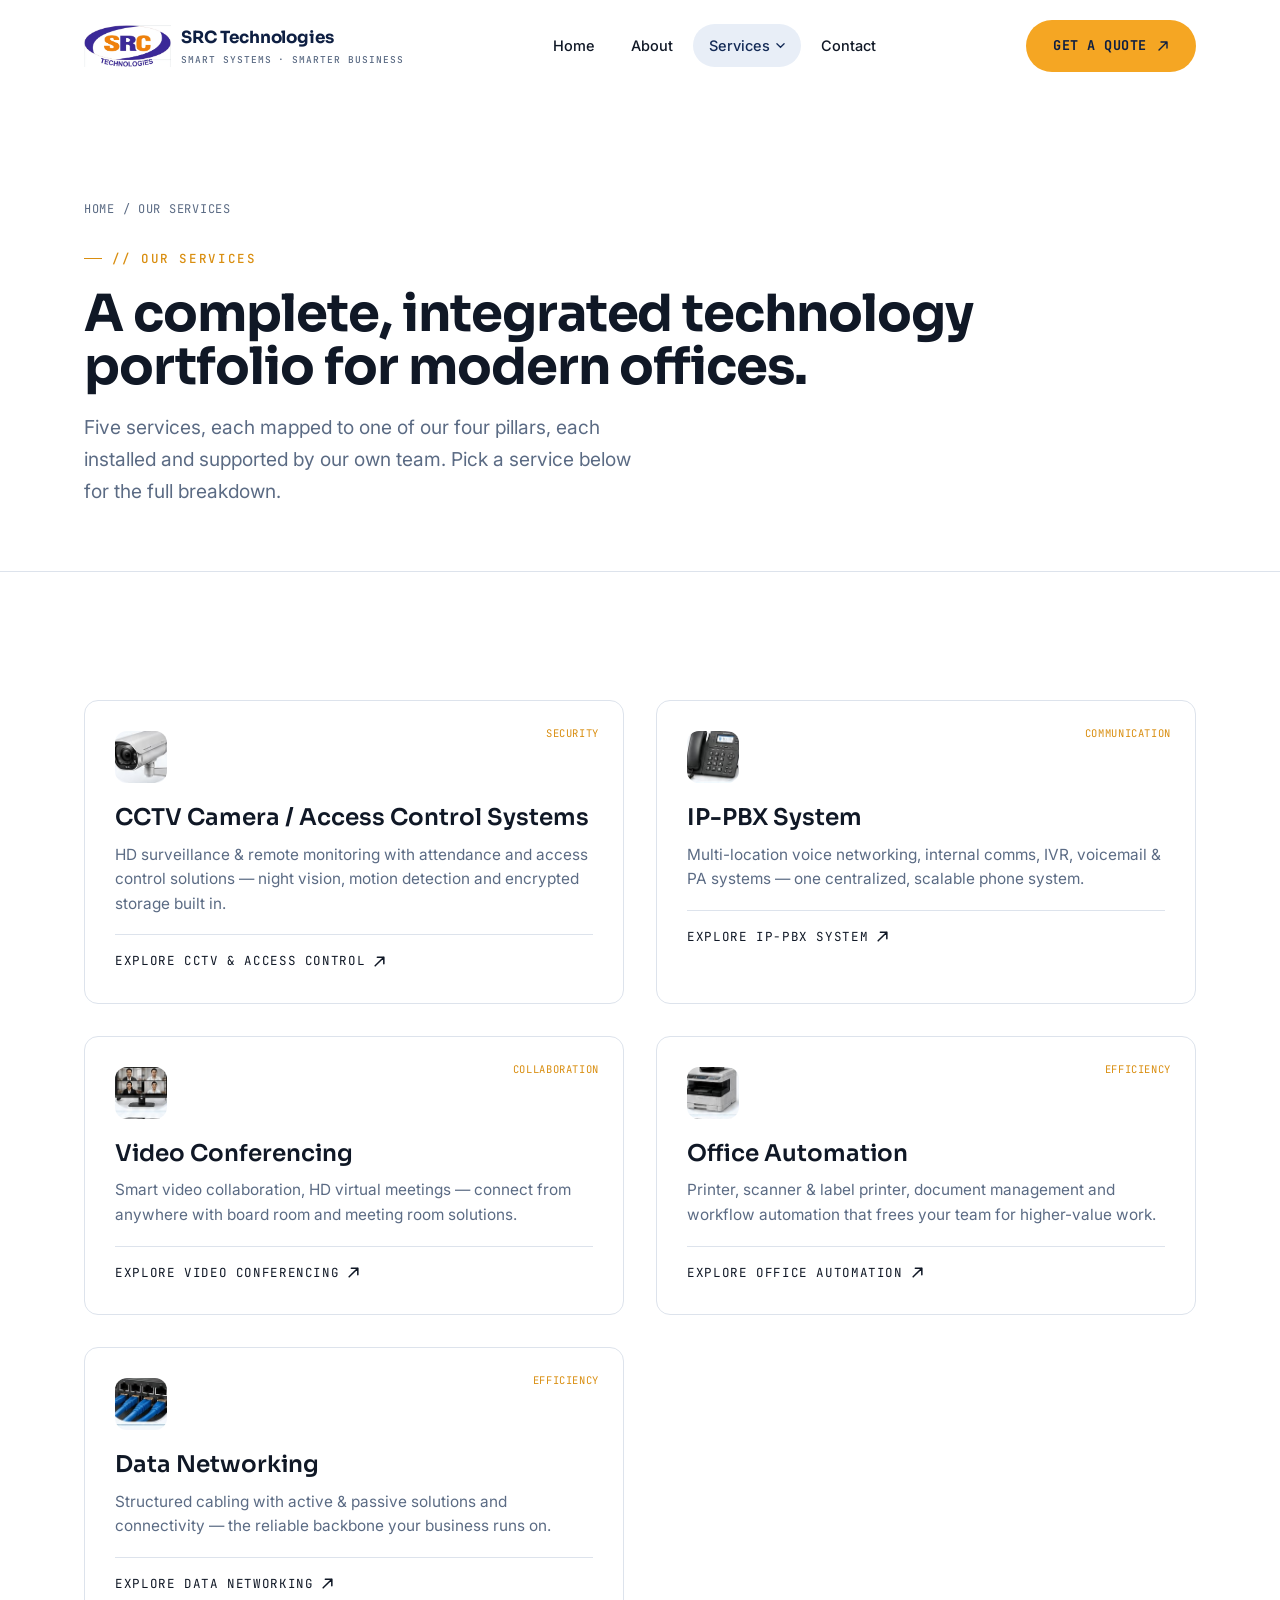
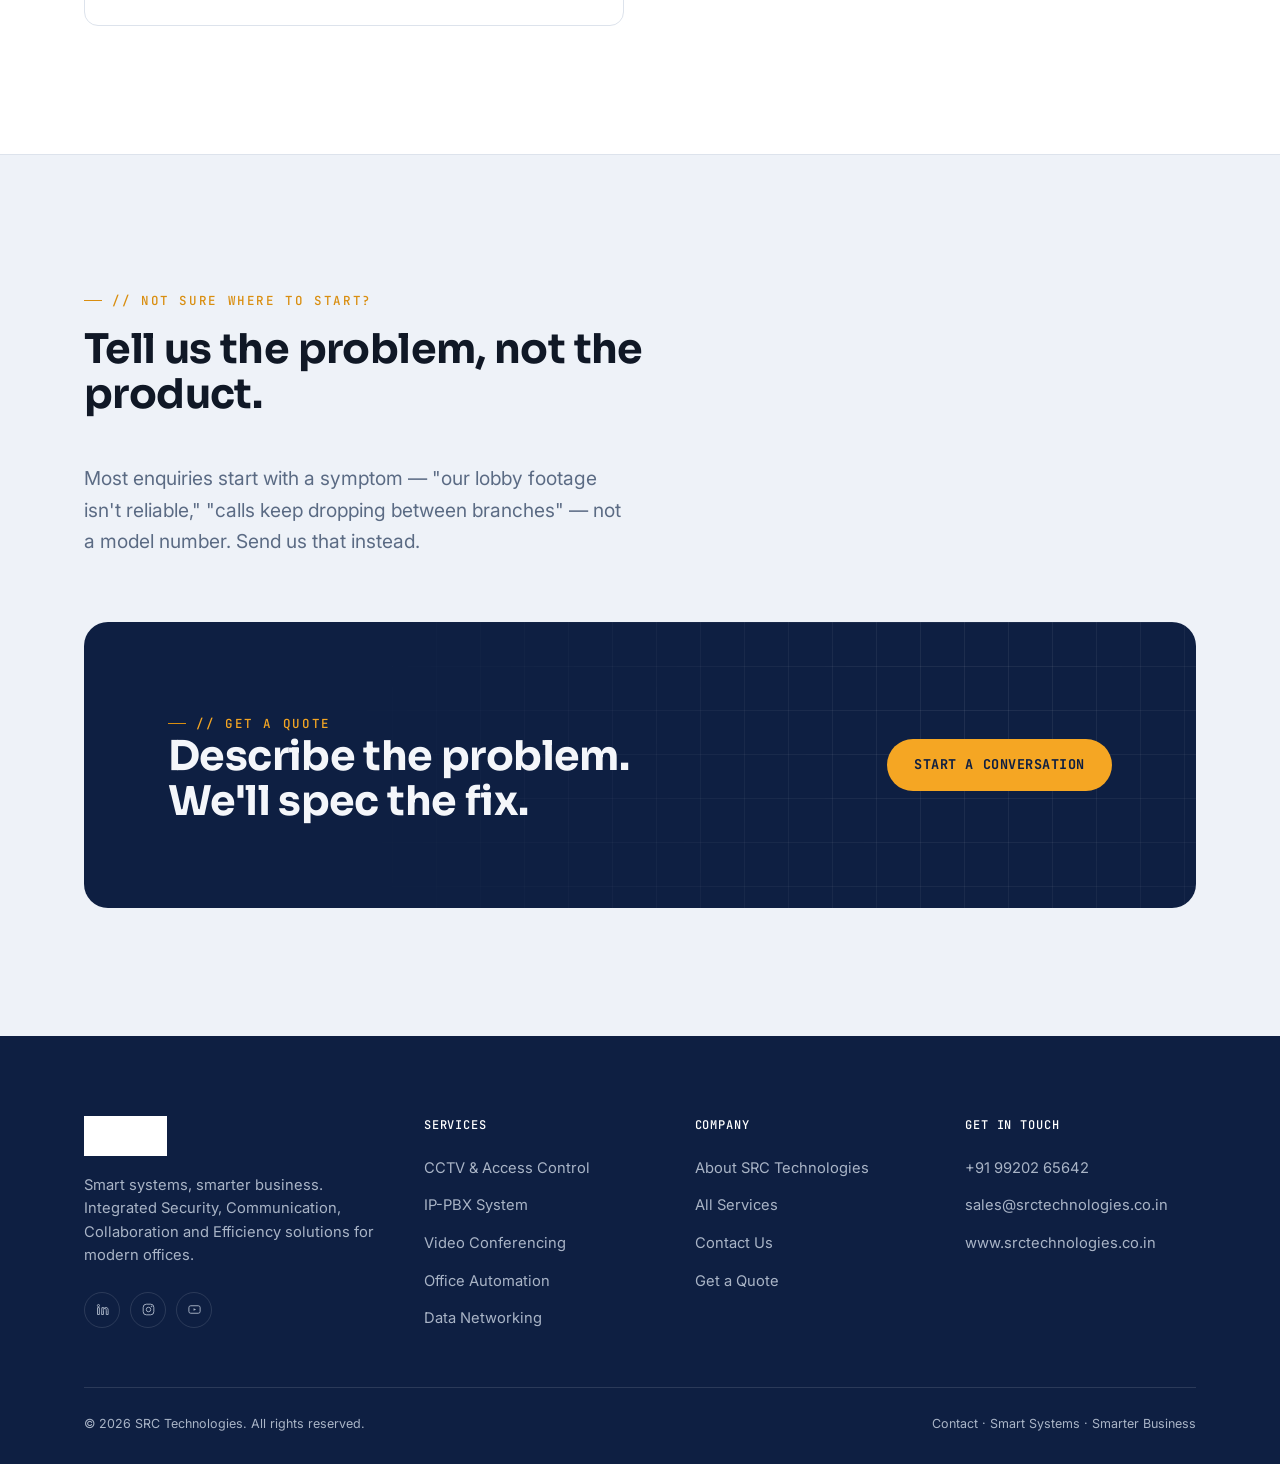
<file: services.html>
<!DOCTYPE html>
<html lang="en">
<head>
<meta charset="UTF-8">
<meta name="viewport" content="width=device-width, initial-scale=1.0">
<title>Our Services — SRC Technologies</title>
<meta name="description" content="CCTV & Access Control, IP-PBX, Video Conferencing, Office Automation and Data Networking — a complete, integrated technology portfolio from SRC Technologies.">
<link rel="icon" type="image/png" href="images/logo.png">
<link rel="preconnect" href="https://fonts.googleapis.com">
<link rel="preconnect" href="https://fonts.gstatic.com" crossorigin>
<link href="https://fonts.googleapis.com/css2?family=Sora:wght@500;600;700;800&family=Inter:wght@400;500;600&family=JetBrains+Mono:wght@400;500&display=swap" rel="stylesheet">
<link rel="stylesheet" href="css/style.css">
</head>
<body>

<!-- ========== HEADER ========== -->
<header class="site-header">
  <div class="container">
    <a href="index.html" class="brand">
      <img src="images/logo.png" alt="SRC Technologies logo">
      <span class="brand-text"><strong>SRC Technologies</strong><small>Smart Systems · Smarter Business</small></span>
    </a>

    <nav>
      <ul class="nav-desktop">
        <li><a href="index.html" class="nav-link">Home</a></li>
        <li><a href="about.html" class="nav-link">About</a></li>
        <li class="has-dropdown">
          <a href="services.html" class="nav-link is-active">Services
            <svg class="chev" viewBox="0 0 10 6" fill="none"><path d="M1 1l4 4 4-4" stroke="currentColor" stroke-width="1.4" stroke-linecap="round"/></svg>
          </a>
          <div class="dropdown">
            <a href="security-surveillance.html">CCTV &amp; Access Control <span>HD surveillance, remote monitoring</span></a>
            <a href="ip-pbx.html">IP-PBX System <span>Unified voice &amp; call handling</span></a>
            <a href="video-conferencing.html">Video Conferencing <span>Boardroom &amp; meeting room VC</span></a>
            <a href="office-automation.html">Office Automation <span>Print, scan &amp; document workflow</span></a>
            <a href="data-networking.html">Data Networking <span>Structured cabling &amp; connectivity</span></a>
          </div>
        </li>
        <li><a href="contact.html" class="nav-link">Contact</a></li>
      </ul>
    </nav>

    <div class="header-cta">
      <a href="contact.html" class="btn btn-primary">Get a Quote
        <svg class="btn-arrow" width="12" height="12" viewBox="0 0 12 12" fill="none"><path d="M2 10L10 2M10 2H4M10 2V8" stroke="currentColor" stroke-width="1.4" stroke-linecap="round" stroke-linejoin="round"/></svg>
      </a>
      <button class="nav-toggle" aria-label="Toggle menu" aria-expanded="false">
        <svg class="icon-menu" viewBox="0 0 24 24" fill="none"><path d="M3 6h18M3 12h18M3 18h18" stroke="var(--navy)" stroke-width="1.6" stroke-linecap="round"/></svg>
        <svg class="icon-close" viewBox="0 0 24 24" fill="none"><path d="M5 5l14 14M19 5L5 19" stroke="var(--navy)" stroke-width="1.6" stroke-linecap="round"/></svg>
      </button>
    </div>
  </div>
</header>

<!-- ========== MOBILE NAV ========== -->
<div class="mobile-nav">
  <div class="mobile-nav-list">
    <a href="index.html">Home</a>
    <a href="about.html">About</a>
    <a href="#" class="mobile-nav-toggle-sub">Services <span class="mobile-caret">＋</span></a>
    <div class="mobile-sub">
      <a href="security-surveillance.html">CCTV &amp; Access Control</a>
      <a href="ip-pbx.html">IP-PBX System</a>
      <a href="video-conferencing.html">Video Conferencing</a>
      <a href="office-automation.html">Office Automation</a>
      <a href="data-networking.html">Data Networking</a>
    </div>
    <a href="contact.html">Contact</a>
    <a href="contact.html" class="btn btn-primary btn-block">Get a Quote</a>
  </div>
</div>

<main>

  <section class="page-hero">
    <div class="container">
      <div class="crumbs"><a href="index.html">Home</a> / Our Services</div>
      <span class="eyebrow">// Our Services</span>
      <h1>A complete, integrated technology portfolio for modern offices.</h1>
      <p class="lede">Five services, each mapped to one of our four pillars, each installed and supported by our own team. Pick a service below for the full breakdown.</p>
    </div>
  </section>

  <section class="section">
    <div class="container">
      <div class="grid grid-2 reveal-stagger" style="gap:32px">

        <article class="card reveal" style="--i:0">
          <span class="card-tag">Security</span>
          <div class="card-icon"><img src="images/services/cctv.png" alt="CCTV camera icon"></div>
          <h3>CCTV Camera / Access Control Systems</h3>
          <p>HD surveillance &amp; remote monitoring with attendance and access control solutions — night vision, motion detection and encrypted storage built in.</p>
          <a href="security-surveillance.html" class="card-link">Explore CCTV &amp; Access Control
            <svg viewBox="0 0 12 12" fill="none"><path d="M2 10L10 2M10 2H4M10 2V8" stroke="currentColor" stroke-width="1.4" stroke-linecap="round" stroke-linejoin="round"/></svg>
          </a>
        </article>

        <article class="card reveal" style="--i:1">
          <span class="card-tag">Communication</span>
          <div class="card-icon"><img src="images/services/epabx.png" alt="IP-PBX system icon"></div>
          <h3>IP-PBX System</h3>
          <p>Multi-location voice networking, internal comms, IVR, voicemail &amp; PA systems — one centralized, scalable phone system.</p>
          <a href="ip-pbx.html" class="card-link">Explore IP-PBX System
            <svg viewBox="0 0 12 12" fill="none"><path d="M2 10L10 2M10 2H4M10 2V8" stroke="currentColor" stroke-width="1.4" stroke-linecap="round" stroke-linejoin="round"/></svg>
          </a>
        </article>

        <article class="card reveal" style="--i:2">
          <span class="card-tag">Collaboration</span>
          <div class="card-icon"><img src="images/services/video.png" alt="Video conferencing icon"></div>
          <h3>Video Conferencing</h3>
          <p>Smart video collaboration, HD virtual meetings — connect from anywhere with board room and meeting room solutions.</p>
          <a href="video-conferencing.html" class="card-link">Explore Video Conferencing
            <svg viewBox="0 0 12 12" fill="none"><path d="M2 10L10 2M10 2H4M10 2V8" stroke="currentColor" stroke-width="1.4" stroke-linecap="round" stroke-linejoin="round"/></svg>
          </a>
        </article>

        <article class="card reveal" style="--i:3">
          <span class="card-tag">Efficiency</span>
          <div class="card-icon"><img src="images/services/office.png" alt="Office automation icon"></div>
          <h3>Office Automation</h3>
          <p>Printer, scanner &amp; label printer, document management and workflow automation that frees your team for higher-value work.</p>
          <a href="office-automation.html" class="card-link">Explore Office Automation
            <svg viewBox="0 0 12 12" fill="none"><path d="M2 10L10 2M10 2H4M10 2V8" stroke="currentColor" stroke-width="1.4" stroke-linecap="round" stroke-linejoin="round"/></svg>
          </a>
        </article>

        <article class="card reveal" style="--i:4">
          <span class="card-tag">Efficiency</span>
          <div class="card-icon"><img src="images/services/network.png" alt="Data networking icon"></div>
          <h3>Data Networking</h3>
          <p>Structured cabling with active &amp; passive solutions and connectivity — the reliable backbone your business runs on.</p>
          <a href="data-networking.html" class="card-link">Explore Data Networking
            <svg viewBox="0 0 12 12" fill="none"><path d="M2 10L10 2M10 2H4M10 2V8" stroke="currentColor" stroke-width="1.4" stroke-linecap="round" stroke-linejoin="round"/></svg>
          </a>
        </article>

      </div>
    </div>
  </section>

  <section class="section paper-2 section-rule">
    <div class="container">
      <div class="section-head reveal">
        <div>
          <span class="eyebrow">// Not sure where to start?</span>
          <h2>Tell us the problem, not the product.</h2>
        </div>
        <p class="lede">Most enquiries start with a symptom — "our lobby footage isn't reliable," "calls keep dropping between branches" — not a model number. Send us that instead.</p>
      </div>
      <div class="cta-band reveal">
        <div class="cta-grid-bg"></div>
        <div style="position:relative;z-index:1">
          <span class="eyebrow on-dark">// Get a quote</span>
          <h2>Describe the problem. We'll spec the fix.</h2>
        </div>
        <div class="actions" style="position:relative;z-index:1">
          <a href="contact.html" class="btn btn-primary">Start a conversation</a>
        </div>
      </div>
    </div>
  </section>

</main>

<!-- ========== FOOTER ========== -->
<footer class="site-footer">
  <div class="container">
    <div class="footer-top">
      <div class="footer-brand">
        <a href="index.html" class="brand">
          <img src="images/logo.png" alt="SRC Technologies logo">
        </a>
        <p>Smart systems, smarter business. Integrated Security, Communication, Collaboration and Efficiency solutions for modern offices.</p>
        <div class="footer-social">
          <a href="#" aria-label="LinkedIn"><svg viewBox="0 0 24 24" fill="none" stroke="currentColor" stroke-width="1.5"><path d="M4 9h3v11H4zM5.5 4a1.7 1.7 0 110 3.4A1.7 1.7 0 015.5 4zM11 9h3v1.6c.6-1 1.7-1.8 3.3-1.8 3.1 0 3.7 1.9 3.7 4.5V20h-3v-6.2c0-1.5 0-3.4-2.1-3.4s-2.4 1.6-2.4 3.3V20h-3z"/></svg></a>
          <a href="#" aria-label="Instagram"><svg viewBox="0 0 24 24" fill="none" stroke="currentColor" stroke-width="1.5"><rect x="3.5" y="3.5" width="17" height="17" rx="5"/><circle cx="12" cy="12" r="3.6"/><circle cx="17" cy="7" r="0.6" fill="currentColor"/></svg></a>
          <a href="#" aria-label="YouTube"><svg viewBox="0 0 24 24" fill="none" stroke="currentColor" stroke-width="1.5"><rect x="3" y="6" width="18" height="12" rx="3"/><path d="M10.5 10l4 2-4 2z" fill="currentColor" stroke="none"/></svg></a>
        </div>
      </div>

      <div class="footer-col">
        <h4>Services</h4>
        <ul>
          <li><a href="security-surveillance.html">CCTV &amp; Access Control</a></li>
          <li><a href="ip-pbx.html">IP-PBX System</a></li>
          <li><a href="video-conferencing.html">Video Conferencing</a></li>
          <li><a href="office-automation.html">Office Automation</a></li>
          <li><a href="data-networking.html">Data Networking</a></li>
        </ul>
      </div>

      <div class="footer-col">
        <h4>Company</h4>
        <ul>
          <li><a href="about.html">About SRC Technologies</a></li>
          <li><a href="services.html">All Services</a></li>
          <li><a href="contact.html">Contact Us</a></li>
          <li><a href="contact.html">Get a Quote</a></li>
        </ul>
      </div>

      <div class="footer-col">
        <h4>Get in Touch</h4>
        <ul>
          <li><a href="tel:+919920265642">+91 99202 65642</a></li>
          <li><a href="mailto:sales@srctechnologies.co.in">sales@srctechnologies.co.in</a></li>
          <li><a href="https://www.srctechnologies.co.in">www.srctechnologies.co.in</a></li>
        </ul>
      </div>
    </div>

    <div class="footer-bottom">
      <span>© <span data-year>2026</span> SRC Technologies. All rights reserved.</span>
      <span><a href="contact.html">Contact</a> · Smart Systems · Smarter Business</span>
    </div>
  </div>
</footer>

<button class="to-top" aria-label="Back to top">
  <svg viewBox="0 0 24 24" fill="none"><path d="M12 19V5M5 12l7-7 7 7" stroke="currentColor" stroke-width="1.8" stroke-linecap="round" stroke-linejoin="round"/></svg>
</button>

<script src="js/main.js"></script>
</body>
</html>
</file>
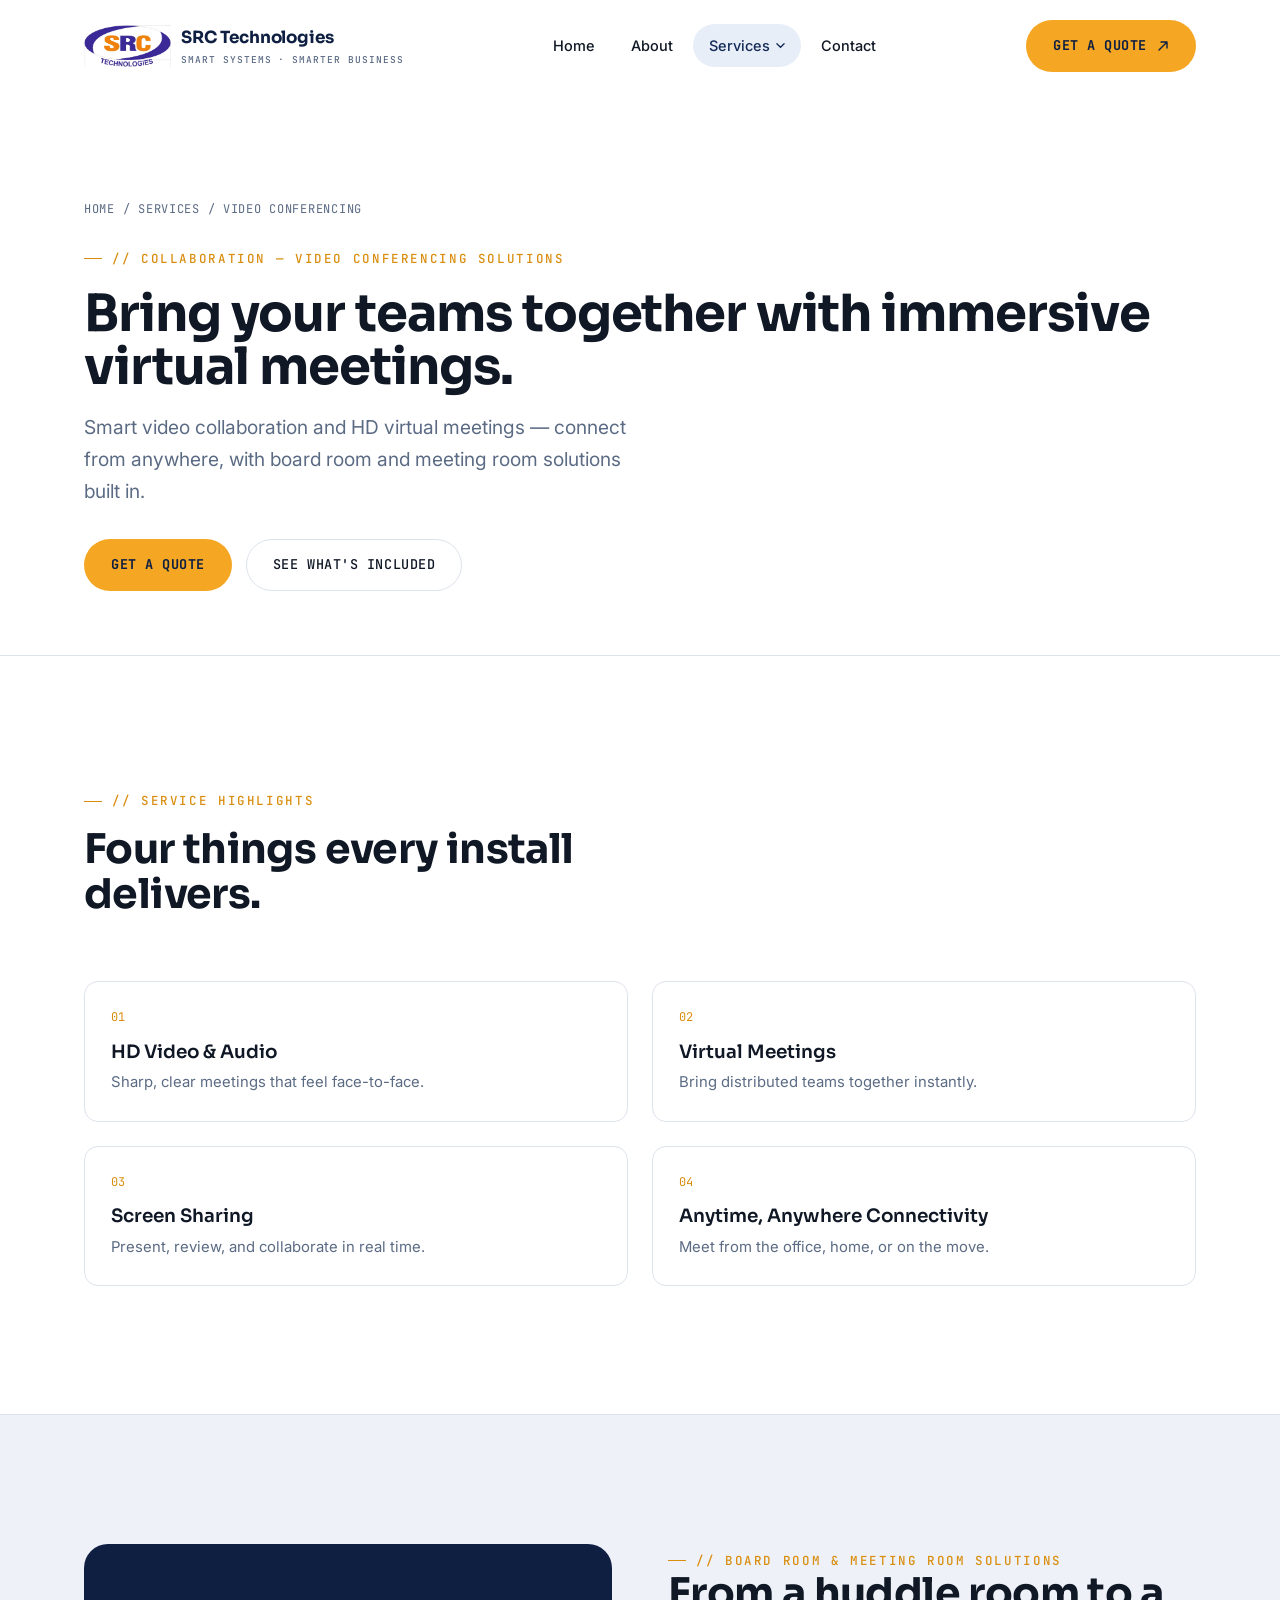
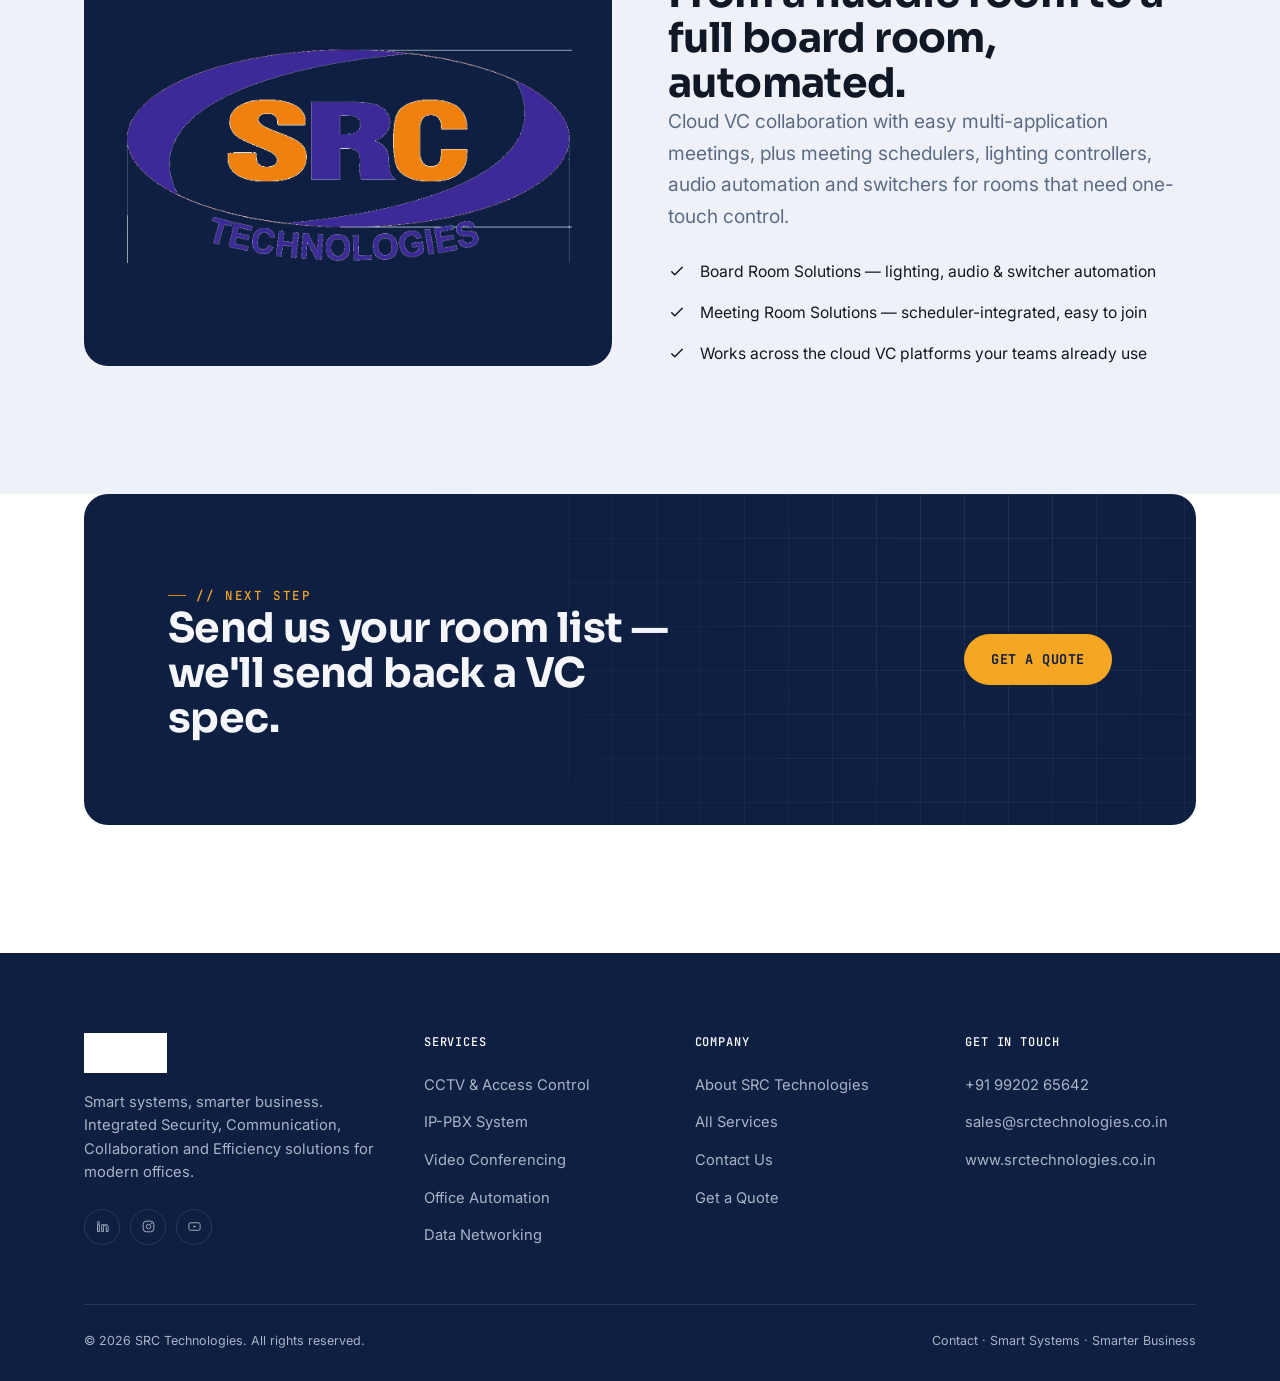
<file: video-conferencing.html>
<!DOCTYPE html>
<html lang="en">
<head>
<meta charset="UTF-8">
<meta name="viewport" content="width=device-width, initial-scale=1.0">
<title>Video Conferencing — SRC Technologies</title>
<meta name="description" content="HD video & audio, screen sharing, board room and meeting room solutions — video conferencing systems from SRC Technologies.">
<link rel="icon" type="image/png" href="images/logo.png">
<link rel="preconnect" href="https://fonts.googleapis.com">
<link rel="preconnect" href="https://fonts.gstatic.com" crossorigin>
<link href="https://fonts.googleapis.com/css2?family=Sora:wght@500;600;700;800&family=Inter:wght@400;500;600&family=JetBrains+Mono:wght@400;500&display=swap" rel="stylesheet">
<link rel="stylesheet" href="css/style.css">
</head>
<body>

<!-- ========== HEADER ========== -->
<header class="site-header">
  <div class="container">
    <a href="index.html" class="brand">
      <img src="images/logo.png" alt="SRC Technologies logo">
      <span class="brand-text"><strong>SRC Technologies</strong><small>Smart Systems · Smarter Business</small></span>
    </a>

    <nav>
      <ul class="nav-desktop">
        <li><a href="index.html" class="nav-link">Home</a></li>
        <li><a href="about.html" class="nav-link">About</a></li>
        <li class="has-dropdown">
          <a href="services.html" class="nav-link is-active">Services
            <svg class="chev" viewBox="0 0 10 6" fill="none"><path d="M1 1l4 4 4-4" stroke="currentColor" stroke-width="1.4" stroke-linecap="round"/></svg>
          </a>
          <div class="dropdown">
            <a href="security-surveillance.html">CCTV &amp; Access Control <span>HD surveillance, remote monitoring</span></a>
            <a href="ip-pbx.html">IP-PBX System <span>Unified voice &amp; call handling</span></a>
            <a href="video-conferencing.html">Video Conferencing <span>Boardroom &amp; meeting room VC</span></a>
            <a href="office-automation.html">Office Automation <span>Print, scan &amp; document workflow</span></a>
            <a href="data-networking.html">Data Networking <span>Structured cabling &amp; connectivity</span></a>
          </div>
        </li>
        <li><a href="contact.html" class="nav-link">Contact</a></li>
      </ul>
    </nav>

    <div class="header-cta">
      <a href="contact.html" class="btn btn-primary">Get a Quote
        <svg class="btn-arrow" width="12" height="12" viewBox="0 0 12 12" fill="none"><path d="M2 10L10 2M10 2H4M10 2V8" stroke="currentColor" stroke-width="1.4" stroke-linecap="round" stroke-linejoin="round"/></svg>
      </a>
      <button class="nav-toggle" aria-label="Toggle menu" aria-expanded="false">
        <svg class="icon-menu" viewBox="0 0 24 24" fill="none"><path d="M3 6h18M3 12h18M3 18h18" stroke="var(--navy)" stroke-width="1.6" stroke-linecap="round"/></svg>
        <svg class="icon-close" viewBox="0 0 24 24" fill="none"><path d="M5 5l14 14M19 5L5 19" stroke="var(--navy)" stroke-width="1.6" stroke-linecap="round"/></svg>
      </button>
    </div>
  </div>
</header>

<!-- ========== MOBILE NAV ========== -->
<div class="mobile-nav">
  <div class="mobile-nav-list">
    <a href="index.html">Home</a>
    <a href="about.html">About</a>
    <a href="#" class="mobile-nav-toggle-sub">Services <span class="mobile-caret">＋</span></a>
    <div class="mobile-sub">
      <a href="security-surveillance.html">CCTV &amp; Access Control</a>
      <a href="ip-pbx.html">IP-PBX System</a>
      <a href="video-conferencing.html">Video Conferencing</a>
      <a href="office-automation.html">Office Automation</a>
      <a href="data-networking.html">Data Networking</a>
    </div>
    <a href="contact.html">Contact</a>
    <a href="contact.html" class="btn btn-primary btn-block">Get a Quote</a>
  </div>
</div>

<main>

  <section class="page-hero">
    <div class="container">
      <div class="crumbs"><a href="index.html">Home</a> / <a href="services.html">Services</a> / Video Conferencing</div>
      <span class="eyebrow">// Collaboration — Video Conferencing Solutions</span>
      <h1>Bring your teams together with immersive virtual meetings.</h1>
      <p class="lede">Smart video collaboration and HD virtual meetings — connect from anywhere, with board room and meeting room solutions built in.</p>
      <div class="hero-actions" style="margin-top:32px">
        <a href="contact.html" class="btn btn-primary">Get a quote</a>
        <a href="#highlights" class="btn btn-ghost">See what's included</a>
      </div>
    </div>
  </section>

  <section class="section" id="highlights">
    <div class="container">
      <div class="section-head reveal">
        <div>
          <span class="eyebrow">// Service highlights</span>
          <h2>Four things every install delivers.</h2>
        </div>
      </div>
      <div class="highlight-grid reveal">
        <div class="highlight-item"><span class="highlight-num mono">01</span><h3>HD Video &amp; Audio</h3><p>Sharp, clear meetings that feel face-to-face.</p></div>
        <div class="highlight-item"><span class="highlight-num mono">02</span><h3>Virtual Meetings</h3><p>Bring distributed teams together instantly.</p></div>
        <div class="highlight-item"><span class="highlight-num mono">03</span><h3>Screen Sharing</h3><p>Present, review, and collaborate in real time.</p></div>
        <div class="highlight-item"><span class="highlight-num mono">04</span><h3>Anytime, Anywhere Connectivity</h3><p>Meet from the office, home, or on the move.</p></div>
      </div>
    </div>
  </section>

  <section class="section paper-2 section-rule">
    <div class="container split">
      <div class="split-media pad reveal">
        <img src="images/icons/hero-banner.png" alt="SRC Technologies smart systems illustration">
      </div>
      <div class="reveal">
        <span class="eyebrow">// Board room &amp; meeting room solutions</span>
        <h2>From a huddle room to a full board room, automated.</h2>
        <p class="lede mt-0" style="margin-top:16px">Cloud VC collaboration with easy multi-application meetings, plus meeting schedulers, lighting controllers, audio automation and switchers for rooms that need one-touch control.</p>
        <ul class="feature-list">
          <li><svg viewBox="0 0 24 24" fill="none"><path d="M5 13l4 4L19 7" stroke="currentColor" stroke-width="2" stroke-linecap="round" stroke-linejoin="round"/></svg> Board Room Solutions — lighting, audio &amp; switcher automation</li>
          <li><svg viewBox="0 0 24 24" fill="none"><path d="M5 13l4 4L19 7" stroke="currentColor" stroke-width="2" stroke-linecap="round" stroke-linejoin="round"/></svg> Meeting Room Solutions — scheduler-integrated, easy to join</li>
          <li><svg viewBox="0 0 24 24" fill="none"><path d="M5 13l4 4L19 7" stroke="currentColor" stroke-width="2" stroke-linecap="round" stroke-linejoin="round"/></svg> Works across the cloud VC platforms your teams already use</li>
        </ul>
      </div>
    </div>
  </section>

  <section class="section" style="padding-top:0">
    <div class="container">
      <div class="cta-band reveal">
        <div class="cta-grid-bg"></div>
        <div style="position:relative;z-index:1">
          <span class="eyebrow on-dark">// Next step</span>
          <h2>Send us your room list — we'll send back a VC spec.</h2>
        </div>
        <div class="actions" style="position:relative;z-index:1">
          <a href="contact.html" class="btn btn-primary">Get a quote</a>
        </div>
      </div>
    </div>
  </section>

</main>

<!-- ========== FOOTER ========== -->
<footer class="site-footer">
  <div class="container">
    <div class="footer-top">
      <div class="footer-brand">
        <a href="index.html" class="brand">
          <img src="images/logo.png" alt="SRC Technologies logo">
        </a>
        <p>Smart systems, smarter business. Integrated Security, Communication, Collaboration and Efficiency solutions for modern offices.</p>
        <div class="footer-social">
          <a href="#" aria-label="LinkedIn"><svg viewBox="0 0 24 24" fill="none" stroke="currentColor" stroke-width="1.5"><path d="M4 9h3v11H4zM5.5 4a1.7 1.7 0 110 3.4A1.7 1.7 0 015.5 4zM11 9h3v1.6c.6-1 1.7-1.8 3.3-1.8 3.1 0 3.7 1.9 3.7 4.5V20h-3v-6.2c0-1.5 0-3.4-2.1-3.4s-2.4 1.6-2.4 3.3V20h-3z"/></svg></a>
          <a href="#" aria-label="Instagram"><svg viewBox="0 0 24 24" fill="none" stroke="currentColor" stroke-width="1.5"><rect x="3.5" y="3.5" width="17" height="17" rx="5"/><circle cx="12" cy="12" r="3.6"/><circle cx="17" cy="7" r="0.6" fill="currentColor"/></svg></a>
          <a href="#" aria-label="YouTube"><svg viewBox="0 0 24 24" fill="none" stroke="currentColor" stroke-width="1.5"><rect x="3" y="6" width="18" height="12" rx="3"/><path d="M10.5 10l4 2-4 2z" fill="currentColor" stroke="none"/></svg></a>
        </div>
      </div>

      <div class="footer-col">
        <h4>Services</h4>
        <ul>
          <li><a href="security-surveillance.html">CCTV &amp; Access Control</a></li>
          <li><a href="ip-pbx.html">IP-PBX System</a></li>
          <li><a href="video-conferencing.html">Video Conferencing</a></li>
          <li><a href="office-automation.html">Office Automation</a></li>
          <li><a href="data-networking.html">Data Networking</a></li>
        </ul>
      </div>

      <div class="footer-col">
        <h4>Company</h4>
        <ul>
          <li><a href="about.html">About SRC Technologies</a></li>
          <li><a href="services.html">All Services</a></li>
          <li><a href="contact.html">Contact Us</a></li>
          <li><a href="contact.html">Get a Quote</a></li>
        </ul>
      </div>

      <div class="footer-col">
        <h4>Get in Touch</h4>
        <ul>
          <li><a href="tel:+919920265642">+91 99202 65642</a></li>
          <li><a href="mailto:sales@srctechnologies.co.in">sales@srctechnologies.co.in</a></li>
          <li><a href="https://www.srctechnologies.co.in">www.srctechnologies.co.in</a></li>
        </ul>
      </div>
    </div>

    <div class="footer-bottom">
      <span>© <span data-year>2026</span> SRC Technologies. All rights reserved.</span>
      <span><a href="contact.html">Contact</a> · Smart Systems · Smarter Business</span>
    </div>
  </div>
</footer>

<button class="to-top" aria-label="Back to top">
  <svg viewBox="0 0 24 24" fill="none"><path d="M12 19V5M5 12l7-7 7 7" stroke="currentColor" stroke-width="1.8" stroke-linecap="round" stroke-linejoin="round"/></svg>
</button>

<script src="js/main.js"></script>
</body>
</html>
</file>
<file: css/style.css>
/* =========================================================
   SRC TECHNOLOGIES — Stylesheet
   Concept: "Four Pillars" — Security, Communication, Collaboration,
   Efficiency — SRC's own brand structure, rebuilt as the site's
   organizing motif. Navy + amber, drawn from the brand deck.
   ========================================================= */

/* ---------- Design tokens ---------- */
:root{
  --navy: #0E1F42;
  --navy-2: #132A56;
  --slate: #3B4C6B;
  --paper: #FFFFFF;
  --paper-2: #EEF2F8;
  --paper-3: #E8EEF7;
  --amber: #F5A623;
  --amber-deep: #D98E10;
  --line: #DDE3EC;
  --line-dark: rgba(255,255,255,0.12);
  --muted: #5B6B84;
  --muted-dark: #A9B4C6;
  --text: #101826;
  --text-invert: #F4F6FA;

  --font-display: 'Sora', 'Helvetica Neue', Arial, sans-serif;
  --font-body: 'Inter', 'Helvetica Neue', Arial, sans-serif;
  --font-mono: 'JetBrains Mono', 'SFMono-Regular', Consolas, monospace;

  --container: 1240px;
  --gutter: clamp(20px, 5vw, 64px);
  --radius-s: 8px;
  --radius-m: 14px;
  --radius-l: 24px;

  --ease: cubic-bezier(.22,.61,.36,1);
  --dur-s: .25s;
  --dur-m: .5s;
  --dur-l: .9s;
}

/* ---------- Reset ---------- */
*, *::before, *::after{ box-sizing: border-box; }
html{ scroll-behavior: smooth; }
body{
  margin: 0;
  background: var(--paper);
  color: var(--text);
  font-family: var(--font-body);
  font-size: 16px;
  line-height: 1.6;
  -webkit-font-smoothing: antialiased;
  -moz-osx-font-smoothing: grayscale;
  overflow-x: hidden;
}
img{ max-width: 100%; display: block; }
a{ color: inherit; text-decoration: none; }
ul{ list-style: none; margin: 0; padding: 0; }
button{ font-family: inherit; cursor: pointer; }
input, select, textarea{ font-family: inherit; font-size: 1rem; }
h1,h2,h3,h4,h5,p{ margin: 0; }
svg{ display: block; }

:focus-visible{
  outline: 2px solid var(--amber);
  outline-offset: 3px;
  border-radius: 2px;
}

@media (prefers-reduced-motion: reduce){
  *, *::before, *::after{
    animation-duration: 0.001ms !important;
    animation-iteration-count: 1 !important;
    transition-duration: 0.001ms !important;
    scroll-behavior: auto !important;
  }
}

/* ---------- Typography helpers ---------- */
.eyebrow{
  font-family: var(--font-mono);
  font-size: 12.5px;
  letter-spacing: .13em;
  text-transform: uppercase;
  color: var(--amber-deep);
  display: inline-flex;
  align-items: center;
  gap: 10px;
  font-weight: 500;
}
.eyebrow::before{
  content: "";
  width: 18px;
  height: 1px;
  background: var(--amber-deep);
  display: inline-block;
}
.eyebrow.on-dark{ color: var(--amber); }

h1, .h1{
  font-family: var(--font-display);
  font-weight: 700;
  font-size: clamp(2.4rem, 4.6vw, 4.3rem);
  line-height: 1.05;
  letter-spacing: -.02em;
}
h2, .h2{
  font-family: var(--font-display);
  font-weight: 700;
  font-size: clamp(1.9rem, 3.2vw, 2.8rem);
  line-height: 1.1;
  letter-spacing: -.015em;
}
h3, .h3{
  font-family: var(--font-display);
  font-weight: 600;
  font-size: clamp(1.2rem, 1.8vw, 1.5rem);
  line-height: 1.28;
}
.lede{
  font-size: clamp(1.05rem, 1.5vw, 1.2rem);
  color: var(--muted);
  line-height: 1.65;
  max-width: 46ch;
}
.mono{ font-family: var(--font-mono); }

/* ---------- Layout ---------- */
.container{
  max-width: var(--container);
  margin: 0 auto;
  padding: 0 var(--gutter);
}
.section{
  padding: clamp(72px, 10vw, 128px) 0;
  position: relative;
}
.section-rule{ border-top: 1px solid var(--line); }
.section-head{
  display: flex;
  justify-content: space-between;
  align-items: flex-end;
  gap: 32px;
  margin-bottom: clamp(36px, 5vw, 64px);
  flex-wrap: wrap;
}
.section-head .eyebrow{ margin-bottom: 16px; }
.section-head h2{ max-width: 640px; }
.section-head .lede{ margin-top: 14px; }

.grid{ display: grid; gap: 28px; }
.grid-2{ grid-template-columns: repeat(2, 1fr); }
.grid-3{ grid-template-columns: repeat(3, 1fr); }
.grid-4{ grid-template-columns: repeat(4, 1fr); }
.grid-5{ grid-template-columns: repeat(5, 1fr); }

@media (max-width: 1080px){ .grid-5{ grid-template-columns: repeat(3, 1fr); } }
@media (max-width: 980px){
  .grid-3{ grid-template-columns: repeat(2, 1fr); }
  .grid-4{ grid-template-columns: repeat(2, 1fr); }
}
@media (max-width: 640px){
  .grid-2, .grid-3, .grid-4, .grid-5{ grid-template-columns: 1fr; }
}

.dark{ background: var(--navy); color: var(--text-invert); }
.dark .muted{ color: var(--muted-dark); }
.dark .section-head h2{ color: var(--text-invert); }
.paper-2{ background: var(--paper-2); }
.muted{ color: var(--muted); }

/* ---------- Reveal on scroll ---------- */
.reveal{
  opacity: 0;
  transform: translateY(24px);
  transition: opacity var(--dur-l) var(--ease), transform var(--dur-l) var(--ease);
}
.reveal.is-visible{ opacity: 1; transform: none; }
.reveal-stagger > *{ transition-delay: calc(var(--i, 0) * 90ms); }

/* ---------- Buttons ---------- */
.btn{
  display: inline-flex;
  align-items: center;
  gap: 10px;
  padding: 14px 26px;
  border-radius: 999px;
  font-family: var(--font-mono);
  font-size: 13.5px;
  letter-spacing: .04em;
  text-transform: uppercase;
  font-weight: 500;
  border: 1px solid transparent;
  transition: all var(--dur-s) var(--ease);
  white-space: nowrap;
}
.btn-primary{ background: var(--amber); color: var(--navy); font-weight: 700; }
.btn-primary:hover{ background: var(--amber-deep); transform: translateY(-2px); box-shadow: 0 10px 24px rgba(245,166,35,.32); }
.btn-ghost{ background: transparent; border-color: var(--line); color: var(--text); }
.btn-ghost:hover{ border-color: var(--amber-deep); color: var(--amber-deep); transform: translateY(-2px); }
.dark .btn-ghost{ border-color: var(--line-dark); color: var(--text-invert); }
.dark .btn-ghost:hover{ border-color: var(--amber); color: var(--amber); }
.btn-arrow{ transition: transform var(--dur-s) var(--ease); }
.btn:hover .btn-arrow{ transform: translateX(3px); }
.btn-block{ width: 100%; justify-content: center; }

/* ---------- Header ---------- */
.site-header{
  position: fixed;
  top: 0; left: 0; right: 0;
  z-index: 200;
  padding: 20px 0;
  transition: padding var(--dur-m) var(--ease), background var(--dur-m) var(--ease), box-shadow var(--dur-m) var(--ease);
}
.site-header .container{ display: flex; align-items: center; justify-content: space-between; gap: 24px; }
.site-header.is-scrolled{
  padding: 10px 0;
  background: rgba(255,255,255,.85);
  backdrop-filter: blur(14px) saturate(1.4);
  -webkit-backdrop-filter: blur(14px) saturate(1.4);
  box-shadow: 0 1px 0 var(--line);
}
.brand{ display: flex; align-items: center; gap: 10px; }
.brand img{ height: 42px; width: auto; }
.brand-text{ display: flex; flex-direction: column; }
.brand-text strong{
  font-family: var(--font-display);
  font-weight: 700;
  font-size: 1.05rem;
  letter-spacing: -.01em;
  color: var(--navy);
}
.brand-text small{
  font-family: var(--font-mono);
  font-size: 9.5px;
  letter-spacing: .1em;
  text-transform: uppercase;
  color: var(--muted);
  font-weight: 500;
}

.nav-desktop{ display: flex; align-items: center; gap: 4px; }
.nav-desktop > li{ position: relative; }
.nav-link{
  display: flex; align-items: center; gap: 6px;
  padding: 10px 16px;
  font-size: 14.5px;
  font-weight: 500;
  border-radius: 999px;
  transition: background var(--dur-s) var(--ease), color var(--dur-s) var(--ease);
}
.nav-link:hover, .nav-link.is-active{ background: var(--paper-3); color: var(--navy-2); }
.nav-link .chev{ width: 9px; height: 9px; transition: transform var(--dur-s) var(--ease); }
.has-dropdown:hover .chev{ transform: rotate(180deg); }

.dropdown{
  position: absolute; top: calc(100% + 10px); left: 0;
  min-width: 300px;
  background: var(--paper); border: 1px solid var(--line);
  border-radius: var(--radius-m);
  box-shadow: 0 20px 40px -14px rgba(14,31,66,.2);
  padding: 10px;
  opacity: 0; visibility: hidden; transform: translateY(8px);
  transition: all var(--dur-s) var(--ease);
}
.has-dropdown:hover .dropdown, .has-dropdown:focus-within .dropdown{
  opacity: 1; visibility: visible; transform: translateY(0);
}
.dropdown a{ display: flex; flex-direction: column; gap: 2px; padding: 11px 14px; border-radius: var(--radius-s); font-size: 14px; font-weight: 500; }
.dropdown a span{ font-family: var(--font-mono); font-size: 11px; color: var(--muted); font-weight: 400; }
.dropdown a:hover{ background: var(--paper-2); color: var(--navy-2); }

.header-cta{ display: flex; align-items: center; gap: 10px; }
.nav-toggle{
  display: none; width: 42px; height: 42px; border-radius: 50%;
  border: 1px solid var(--line); background: var(--paper);
  align-items: center; justify-content: center; flex-shrink: 0;
}
.nav-toggle svg{ width: 18px; height: 18px; }
.nav-toggle .icon-close{ display: none; }
.nav-toggle.is-open .icon-menu{ display: none; }
.nav-toggle.is-open .icon-close{ display: block; }

@media (max-width: 980px){
  .nav-desktop, .header-cta .btn{ display: none; }
  .nav-toggle{ display: flex; }
}

/* ---------- Mobile nav panel ---------- */
.mobile-nav{
  position: fixed; inset: 0; z-index: 190;
  background: var(--navy); color: var(--text-invert);
  padding: 100px var(--gutter) 40px;
  transform: translateY(-100%);
  transition: transform var(--dur-m) var(--ease);
  overflow-y: auto;
}
.mobile-nav.is-open{ transform: translateY(0); }
.mobile-nav-list{ display: flex; flex-direction: column; }
.mobile-nav a{
  font-family: var(--font-display);
  font-size: 1.65rem;
  padding: 16px 0;
  border-bottom: 1px solid var(--line-dark);
  font-weight: 600;
}
.mobile-sub{ padding-left: 18px; display: none; flex-direction: column; }
.mobile-sub.is-open{ display: flex; }
.mobile-sub a{ font-size: 1.02rem; padding: 12px 0; border-bottom: 1px dashed var(--line-dark); color: var(--muted-dark); font-weight: 500; }
.mobile-nav .btn{ margin-top: 24px; }
.mobile-caret{ float: right; }

/* ---------- Hero ---------- */
.hero{ padding: clamp(150px, 20vw, 220px) 0 clamp(60px, 8vw, 100px); position: relative; overflow: hidden; }
.hero-grid{ display: grid; grid-template-columns: 1.05fr .95fr; gap: 40px; align-items: center; }
@media (max-width: 980px){ .hero-grid{ grid-template-columns: 1fr; } }
.hero h1{ margin-top: 20px; }
.hero .lede{ margin-top: 22px; max-width: 44ch; }
.hero-actions{ display: flex; gap: 14px; margin-top: 36px; flex-wrap: wrap; }
.hero-meta{ display: flex; gap: 34px; margin-top: 56px; flex-wrap: wrap; }
.hero-meta div{ border-left: 1px solid var(--line); padding-left: 14px; }
.hero-meta strong{ font-family: var(--font-display); font-size: 1.6rem; display: block; }
.hero-meta span{ font-family: var(--font-mono); font-size: 11px; color: var(--muted); text-transform: uppercase; letter-spacing: .06em; }

/* Pillars hero diagram (signature element) */
.pillars-diagram{
  background: var(--paper-2);
  border: 1px solid var(--line);
  border-radius: var(--radius-l);
  padding: 40px 26px 28px;
  position: relative;
}
.pillars-row{ display: flex; justify-content: space-between; align-items: flex-end; gap: 14px; position: relative; }
.pillars-row::before{
  content: "";
  position: absolute; left: 27px; right: 27px; top: 27px; height: 1px;
  background: var(--line);
}
.pillar-col{ flex: 1; display: flex; flex-direction: column; align-items: center; text-align: center; }
.pillar-medal{
  width: 54px; height: 54px; border-radius: 50%;
  background: var(--navy);
  display: grid; place-items: center;
  margin-bottom: 14px;
  position: relative; z-index: 2;
  box-shadow: 0 8px 20px -8px rgba(14,31,66,.45);
}
.pillar-medal img{ width: 26px; height: 26px; object-fit: contain; }
.pillar-bar{
  width: 100%; max-width: 64px; height: 92px;
  background: linear-gradient(180deg, var(--amber), var(--amber-deep));
  border-radius: 8px 8px 0 0;
  transform-origin: bottom;
  animation: growUp .9s var(--ease) both;
}
.pillar-col:nth-child(1) .pillar-bar{ animation-delay: .1s; }
.pillar-col:nth-child(2) .pillar-bar{ animation-delay: .25s; }
.pillar-col:nth-child(3) .pillar-bar{ animation-delay: .4s; }
.pillar-col:nth-child(4) .pillar-bar{ animation-delay: .55s; }
@keyframes growUp{ from{ transform: scaleY(0); } to{ transform: scaleY(1); } }
.pillar-label{
  margin-top: 14px;
  font-family: var(--font-mono);
  font-size: 10.5px;
  text-transform: uppercase;
  letter-spacing: .05em;
  color: var(--navy-2);
  font-weight: 600;
}
@media (prefers-reduced-motion: reduce){
  .pillar-bar{ animation: none; transform: scaleY(1); }
}

/* Page hero (interior pages) */
.page-hero{ padding: clamp(150px,18vw,200px) 0 64px; border-bottom: 1px solid var(--line); }
.page-hero .eyebrow{ margin-bottom: 18px; }
.page-hero h1{ font-size: clamp(2.1rem, 4vw, 3.3rem); }
.page-hero .lede{ margin-top: 18px; }
.crumbs{ font-family: var(--font-mono); font-size: 12px; color: var(--muted); text-transform: uppercase; letter-spacing: .06em; margin-bottom: 22px; }
.crumbs a:hover{ color: var(--amber-deep); }

/* ---------- Pillars strip ---------- */
.pillars-strip{ display: grid; grid-template-columns: repeat(4,1fr); gap: 20px; }
@media (max-width: 780px){ .pillars-strip{ grid-template-columns: repeat(2,1fr); } }
.pillar-chip{
  border: 1px solid var(--line);
  border-radius: var(--radius-m);
  padding: 26px 22px;
  transition: transform var(--dur-m) var(--ease), box-shadow var(--dur-m) var(--ease);
}
.pillar-chip:hover{ transform: translateY(-6px); box-shadow: 0 26px 48px -22px rgba(14,31,66,.22); }
.pillar-icon{
  width: 52px; height: 52px; border-radius: 12px;
  background: var(--navy);
  display: grid; place-items: center;
  margin-bottom: 18px;
}
.pillar-icon img{ width: 26px; height: 26px; object-fit: contain; }
.pillar-chip h3{ margin-bottom: 6px; }
.pillar-chip p{ color: var(--muted); font-size: .92rem; }
.pillar-tag{
  display: inline-block;
  font-family: var(--font-mono);
  font-size: 10.5px;
  letter-spacing: .08em;
  text-transform: uppercase;
  color: var(--amber-deep);
  margin-bottom: 10px;
}

/* ---------- Marquee ---------- */
.marquee-wrap{ border-top: 1px solid var(--line); border-bottom: 1px solid var(--line); overflow: hidden; padding: 28px 0; }
.marquee-track{ display: flex; gap: 60px; width: max-content; animation: marquee 30s linear infinite; align-items: center; }
@keyframes marquee{ from{ transform: translateX(0); } to{ transform: translateX(-50%); } }
.marquee-track span{ font-family: var(--font-mono); font-size: 14.5px; letter-spacing: .06em; color: var(--muted); text-transform: uppercase; white-space: nowrap; }

/* ---------- Cards ---------- */
.card{
  background: var(--paper);
  border: 1px solid var(--line);
  border-radius: var(--radius-m);
  padding: 30px;
  transition: transform var(--dur-m) var(--ease), box-shadow var(--dur-m) var(--ease), border-color var(--dur-m) var(--ease);
  position: relative;
}
.card:hover{ transform: translateY(-6px); box-shadow: 0 26px 48px -20px rgba(14,31,66,.18); border-color: transparent; }
.card-icon{
  width: 52px; height: 52px; border-radius: 12px;
  background: var(--paper-3);
  display: grid; place-items: center;
  margin-bottom: 20px;
  overflow: hidden;
}
.card-icon img{ width: 100%; height: 100%; object-fit: cover; }
.card-icon svg{ width: 24px; height: 24px; stroke: var(--navy-2); }
.card h3{ margin-bottom: 10px; }
.card p{ color: var(--muted); font-size: .96rem; }
.card-link{
  display: inline-flex; align-items: center; gap: 8px;
  margin-top: 18px;
  font-family: var(--font-mono); font-size: 12.5px;
  text-transform: uppercase; letter-spacing: .05em;
  color: var(--text);
  border-top: 1px solid var(--line);
  padding-top: 16px;
  width: 100%;
}
.card-link svg{ width: 13px; height: 13px; transition: transform var(--dur-s) var(--ease); }
.card:hover .card-link{ color: var(--amber-deep); }
.card:hover .card-link svg{ transform: translateX(4px); }
.card-tag{
  position: absolute; top: 24px; right: 24px;
  font-family: var(--font-mono); font-size: 10.5px;
  text-transform: uppercase; letter-spacing: .06em;
  color: var(--amber-deep);
}

/* ---------- Stats ---------- */
.stat{ text-align: left; }
.stat strong{ font-family: var(--font-display); font-size: clamp(2.2rem, 4vw, 3.2rem); display: block; letter-spacing: -.02em; }
.stat span{ font-family: var(--font-mono); font-size: 12px; text-transform: uppercase; letter-spacing: .06em; color: var(--muted-dark); }

/* ---------- Highlight numbered features (real 1-4 sequence per service) ---------- */
.highlight-grid{ display: grid; grid-template-columns: repeat(2,1fr); gap: 24px; }
@media (max-width: 700px){ .highlight-grid{ grid-template-columns: 1fr; } }
.highlight-item{
  border: 1px solid var(--line);
  border-radius: var(--radius-m);
  padding: 26px;
}
.highlight-num{
  font-family: var(--font-mono);
  font-size: 12px;
  color: var(--amber-deep);
  display: block;
  margin-bottom: 12px;
}
.highlight-item h3{ margin-bottom: 8px; font-size: 1.15rem; }
.highlight-item p{ color: var(--muted); font-size: .93rem; }

/* ---------- Split / feature rows ---------- */
.split{ display: grid; grid-template-columns: 1fr 1fr; gap: 56px; align-items: center; }
@media (max-width: 900px){ .split{ grid-template-columns: 1fr; gap: 32px; } }
.split.reverse .split-media{ order: 2; }
@media (max-width: 900px){ .split.reverse .split-media{ order: 0; } }
.split-media{
  border-radius: var(--radius-l);
  overflow: hidden;
  aspect-ratio: 5/4;
  background: var(--paper-2);
  position: relative;
  display: grid;
  place-items: center;
}
.split-media img{ width: 100%; height: 100%; object-fit: cover; }
.split-media.pad{ padding: 40px; background: var(--navy); }
.split-media.pad img{ width: 100%; height: auto; object-fit: contain; }
.feature-list{ margin-top: 26px; display: flex; flex-direction: column; gap: 16px; }
.feature-list li{ display: flex; gap: 14px; align-items: flex-start; font-size: .98rem; color: var(--text); }
.feature-list svg{ width: 18px; height: 18px; flex-shrink: 0; margin-top: 3px; stroke: var(--amber-deep); }

/* ---------- Spec table ---------- */
.spec-table{ width: 100%; border-collapse: collapse; font-size: .94rem; }
.spec-table tr{ border-top: 1px solid var(--line); }
.spec-table tr:last-child{ border-bottom: 1px solid var(--line); }
.spec-table td{ padding: 14px 4px; }
.spec-table td:first-child{ font-family: var(--font-mono); color: var(--muted); width: 46%; text-transform: uppercase; font-size: 12px; letter-spacing: .04em; }

/* ---------- Quote ---------- */
.quote-block{ border-left: 2px solid var(--amber); padding-left: 28px; }
.quote-block p{ font-family: var(--font-display); font-size: clamp(1.3rem, 2.4vw, 1.8rem); line-height: 1.4; font-weight: 600; }
.quote-block footer{ margin-top: 20px; font-family: var(--font-mono); font-size: 12.5px; color: var(--muted); text-transform: uppercase; letter-spacing: .05em; }

/* ---------- CTA band ---------- */
.cta-band{
  border-radius: var(--radius-l);
  background: var(--navy);
  color: var(--text-invert);
  padding: clamp(48px, 7vw, 84px);
  position: relative;
  overflow: hidden;
  display: flex;
  justify-content: space-between;
  align-items: center;
  gap: 32px;
  flex-wrap: wrap;
}
.cta-band h2{ max-width: 520px; color: var(--text-invert); }
.cta-band .actions{ display: flex; gap: 14px; flex-wrap: wrap; }
.cta-grid-bg{
  position: absolute; inset: 0;
  background-image:
    linear-gradient(var(--line-dark) 1px, transparent 1px),
    linear-gradient(90deg, var(--line-dark) 1px, transparent 1px);
  background-size: 44px 44px;
  mask-image: radial-gradient(circle at 80% 30%, black, transparent 70%);
  opacity: .6;
}

/* ---------- Forms ---------- */
.form-grid{ display: grid; grid-template-columns: 1fr 1fr; gap: 20px; }
@media (max-width: 640px){ .form-grid{ grid-template-columns: 1fr; } }
.field{ display: flex; flex-direction: column; gap: 8px; }
.field.full{ grid-column: 1 / -1; }
.field label{ font-family: var(--font-mono); font-size: 11.5px; text-transform: uppercase; letter-spacing: .06em; color: var(--muted); }
.field input, .field select, .field textarea{
  border: 1px solid var(--line);
  border-radius: var(--radius-s);
  padding: 13px 15px;
  background: var(--paper);
  color: var(--text);
  transition: border-color var(--dur-s) var(--ease), box-shadow var(--dur-s) var(--ease);
}
.field input:focus, .field select:focus, .field textarea:focus{
  outline: none; border-color: var(--amber-deep);
  box-shadow: 0 0 0 4px rgba(245,166,35,.16);
}
.field textarea{ resize: vertical; min-height: 120px; }
.form-note{ font-size: 13px; color: var(--muted); margin-top: 16px; }
.form-success{
  display: none; align-items: center; gap: 12px;
  background: var(--paper-3); color: var(--navy-2);
  padding: 16px 20px; border-radius: var(--radius-s);
  font-size: .92rem; margin-top: 20px;
}
.form-success.is-visible{ display: flex; }
.form-success svg{ width: 18px; height: 18px; flex-shrink: 0; }

/* ---------- Contact / team cards ---------- */
.team-card{
  border: 1px solid var(--line);
  border-radius: var(--radius-m);
  padding: 28px;
  transition: transform var(--dur-m) var(--ease), box-shadow var(--dur-m) var(--ease);
}
.team-card:hover{ transform: translateY(-4px); box-shadow: 0 22px 40px -20px rgba(14,31,66,.2); }
.team-avatar{
  width: 52px; height: 52px; border-radius: 50%;
  background: var(--navy);
  color: #fff;
  display: grid; place-items: center;
  font-family: var(--font-display); font-weight: 700; font-size: 1.1rem;
  margin-bottom: 18px;
}
.team-card h3{ margin-bottom: 4px; }
.team-card .role{ font-family: var(--font-mono); font-size: 11.5px; text-transform: uppercase; letter-spacing: .06em; color: var(--amber-deep); margin-bottom: 16px; display: block; }
.team-card .row{ display: flex; align-items: center; gap: 10px; padding: 8px 0; font-size: .92rem; }
.team-card .row svg{ width: 16px; height: 16px; stroke: var(--muted); flex-shrink: 0; }
.team-card .row a:hover{ color: var(--amber-deep); }

.contact-panel{
  background: var(--navy);
  color: var(--text-invert);
  border-radius: var(--radius-l);
  padding: 40px;
}
.contact-panel .row{ display: flex; gap: 16px; padding: 18px 0; border-top: 1px solid var(--line-dark); }
.contact-panel .row:first-of-type{ border-top: none; }
.contact-panel .row svg{ width: 18px; height: 18px; stroke: var(--amber); flex-shrink: 0; margin-top: 3px; }
.contact-panel .row strong{ display: block; font-size: .92rem; margin-bottom: 3px; }
.contact-panel .row span, .contact-panel .row a{ font-size: .9rem; color: var(--muted-dark); }
.contact-panel .row a:hover{ color: #fff; }

/* ---------- Industry chips ---------- */
.chip-row{ display: flex; flex-wrap: wrap; gap: 12px; }
.tag-pill{
  display: inline-flex; align-items: center; gap: 8px;
  font-family: var(--font-mono); font-size: 11.5px;
  text-transform: uppercase; letter-spacing: .05em;
  color: var(--muted);
  border: 1px solid var(--line);
  padding: 8px 16px;
  border-radius: 999px;
}
.divider-dot{ width: 4px; height: 4px; border-radius: 50%; background: var(--amber); }

/* ---------- Footer ---------- */
.site-footer{ background: var(--navy); color: var(--muted-dark); padding: 80px 0 30px; }
.footer-top{ display: grid; grid-template-columns: 1.3fr 1fr 1fr 1fr; gap: 40px; padding-bottom: 56px; border-bottom: 1px solid var(--line-dark); }
@media (max-width: 900px){ .footer-top{ grid-template-columns: 1fr 1fr; } }
@media (max-width: 560px){ .footer-top{ grid-template-columns: 1fr; } }
.footer-brand .brand img{ filter: brightness(0) invert(1); height: 40px; }
.footer-brand .brand-text strong{ color: #fff; }
.footer-brand p{ margin-top: 18px; font-size: .92rem; max-width: 34ch; color: var(--muted-dark); }
.footer-social{ display: flex; gap: 10px; margin-top: 24px; }
.footer-social a{ width: 36px; height: 36px; border: 1px solid var(--line-dark); border-radius: 50%; display: grid; place-items: center; transition: all var(--dur-s) var(--ease); }
.footer-social a:hover{ border-color: var(--amber); background: var(--amber); }
.footer-social a:hover svg{ stroke: var(--navy); }
.footer-social svg{ width: 15px; height: 15px; }
.footer-col h4{ font-family: var(--font-mono); font-size: 12px; text-transform: uppercase; letter-spacing: .07em; color: #fff; margin-bottom: 20px; font-weight: 500; }
.footer-col ul{ display: flex; flex-direction: column; gap: 12px; }
.footer-col a{ font-size: .92rem; transition: color var(--dur-s) var(--ease); }
.footer-col a:hover{ color: #fff; }
.footer-bottom{ display: flex; justify-content: space-between; align-items: center; padding-top: 26px; font-size: 12.5px; flex-wrap: wrap; gap: 12px; }
.footer-bottom a:hover{ color: #fff; }

/* ---------- Back to top ---------- */
.to-top{
  position: fixed; right: 24px; bottom: 24px;
  width: 48px; height: 48px; border-radius: 50%;
  background: var(--navy); color: #fff;
  display: grid; place-items: center; z-index: 150;
  opacity: 0; visibility: hidden; transform: translateY(10px);
  transition: all var(--dur-s) var(--ease);
}
.to-top.is-visible{ opacity: 1; visibility: visible; transform: none; }
.to-top:hover{ background: var(--amber); color: var(--navy); }
.to-top svg{ width: 16px; height: 16px; }

/* ---------- Misc ---------- */
.mt-0{ margin-top: 0 !important; }
</file>
